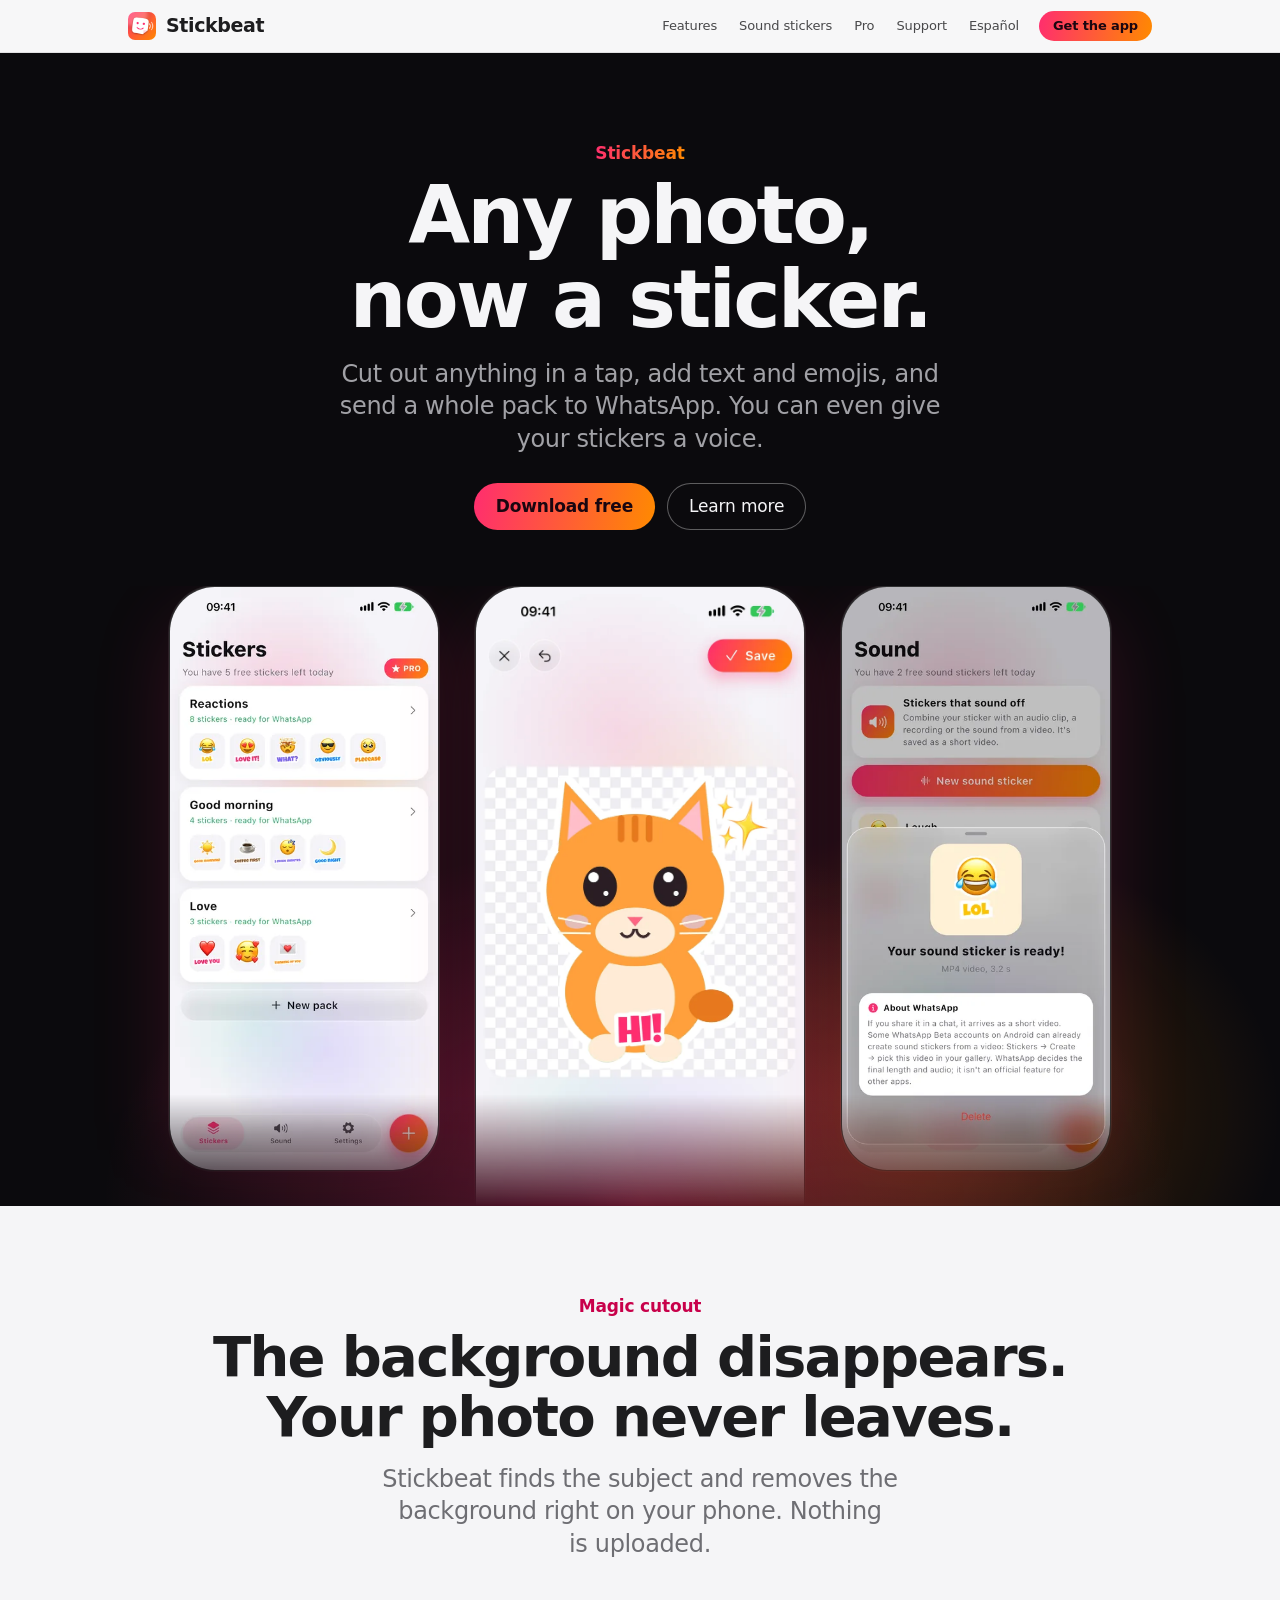
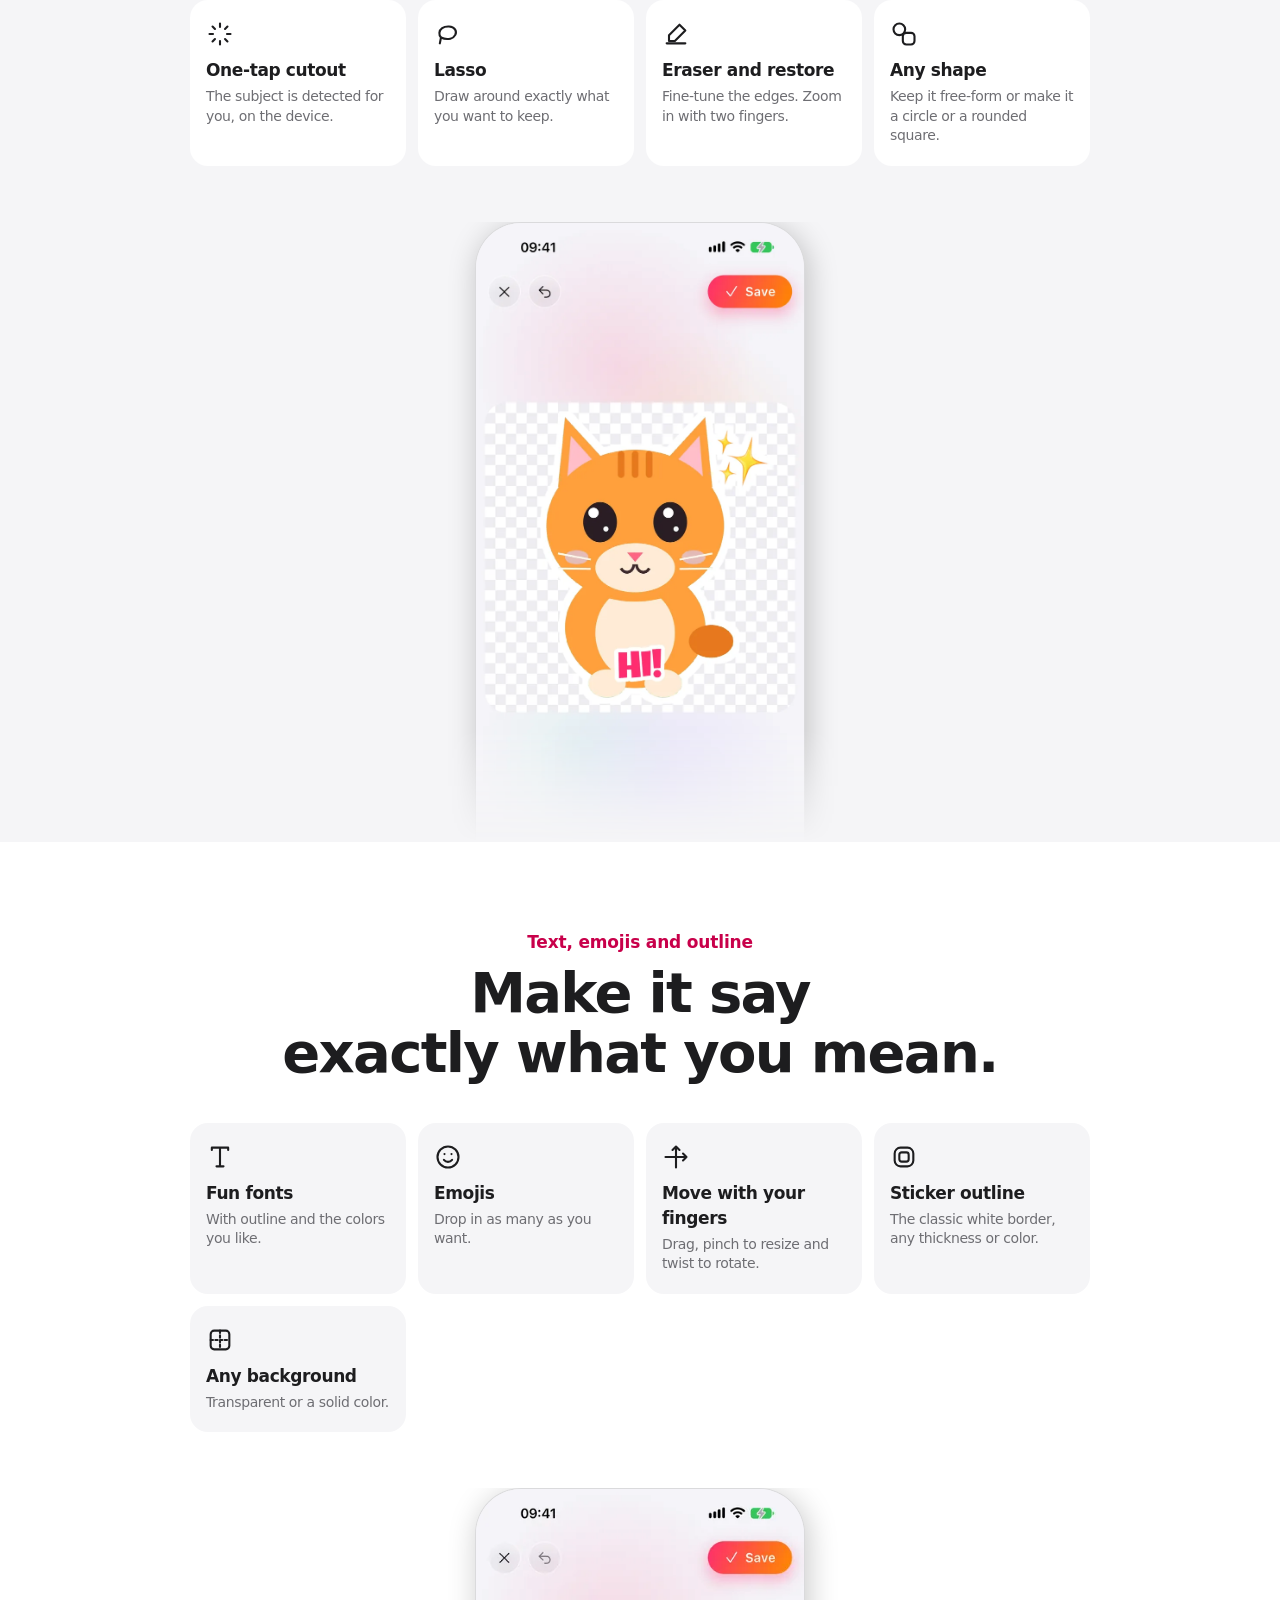
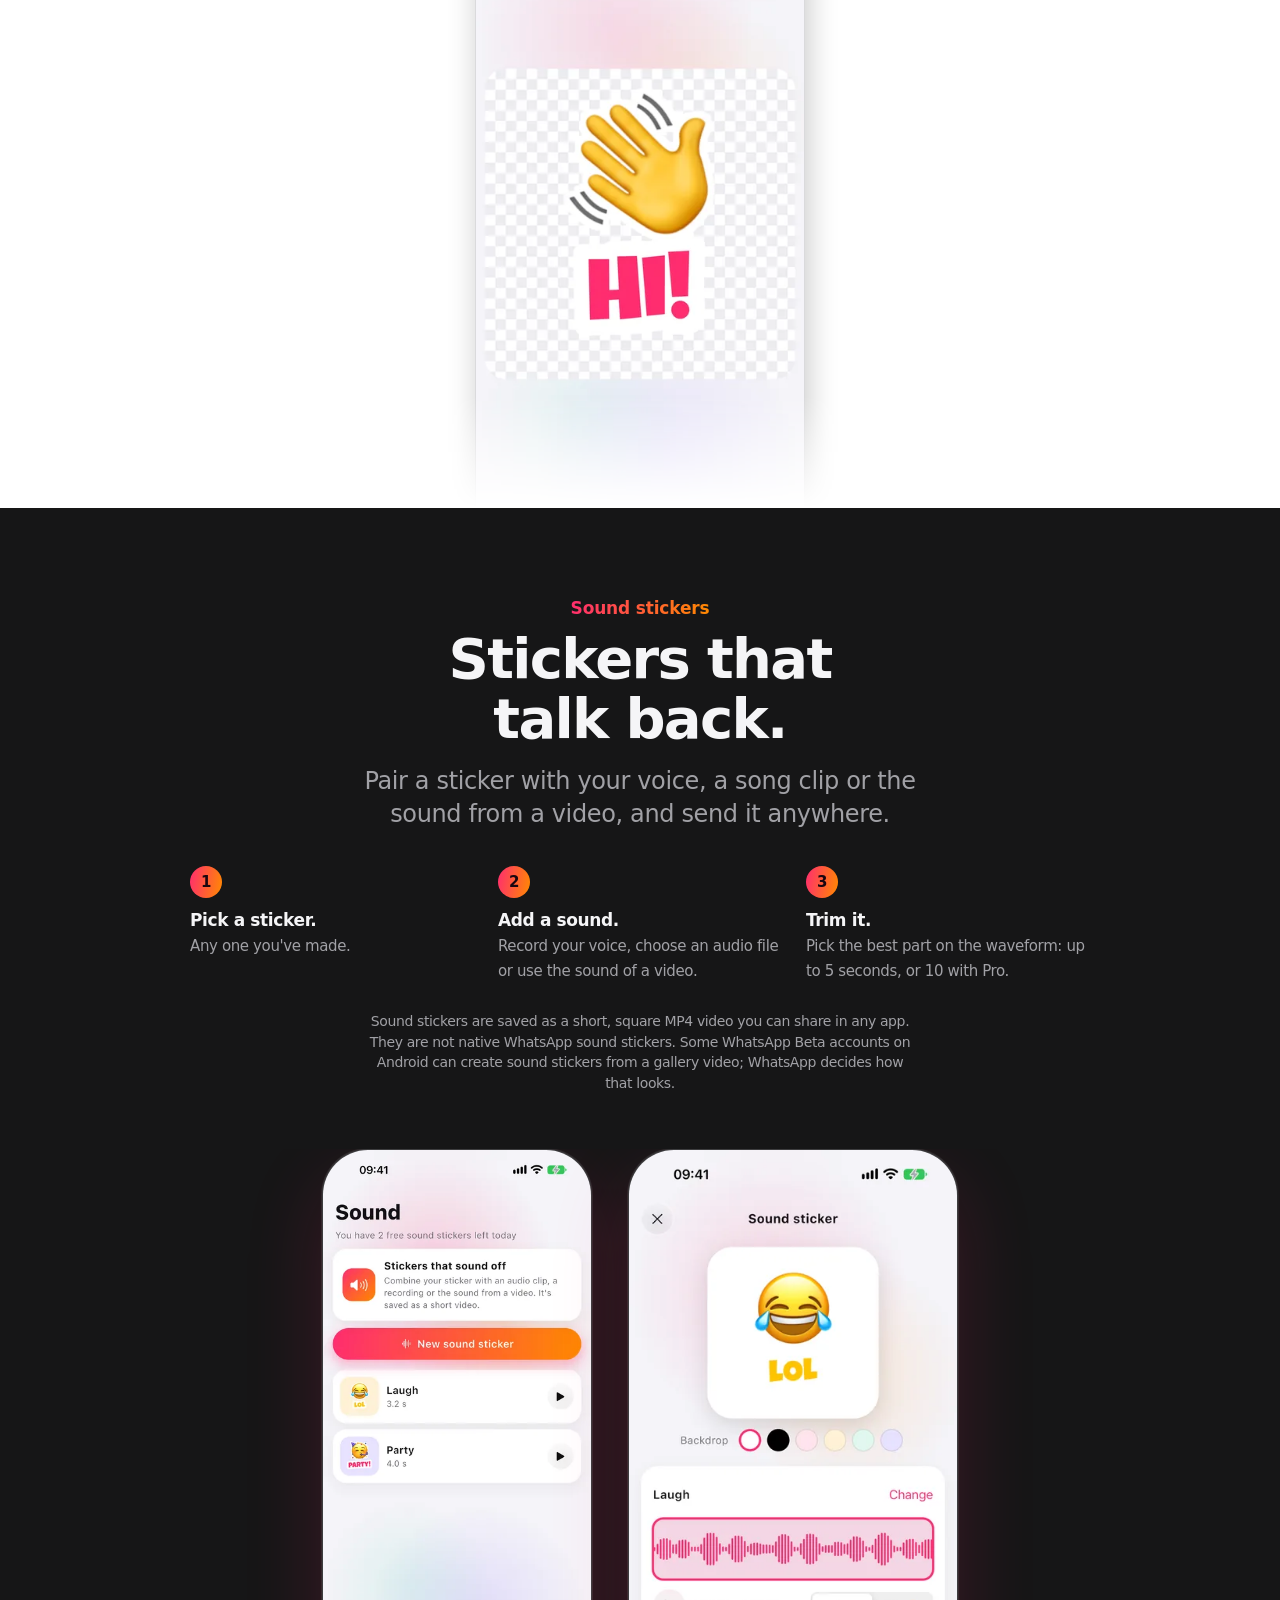
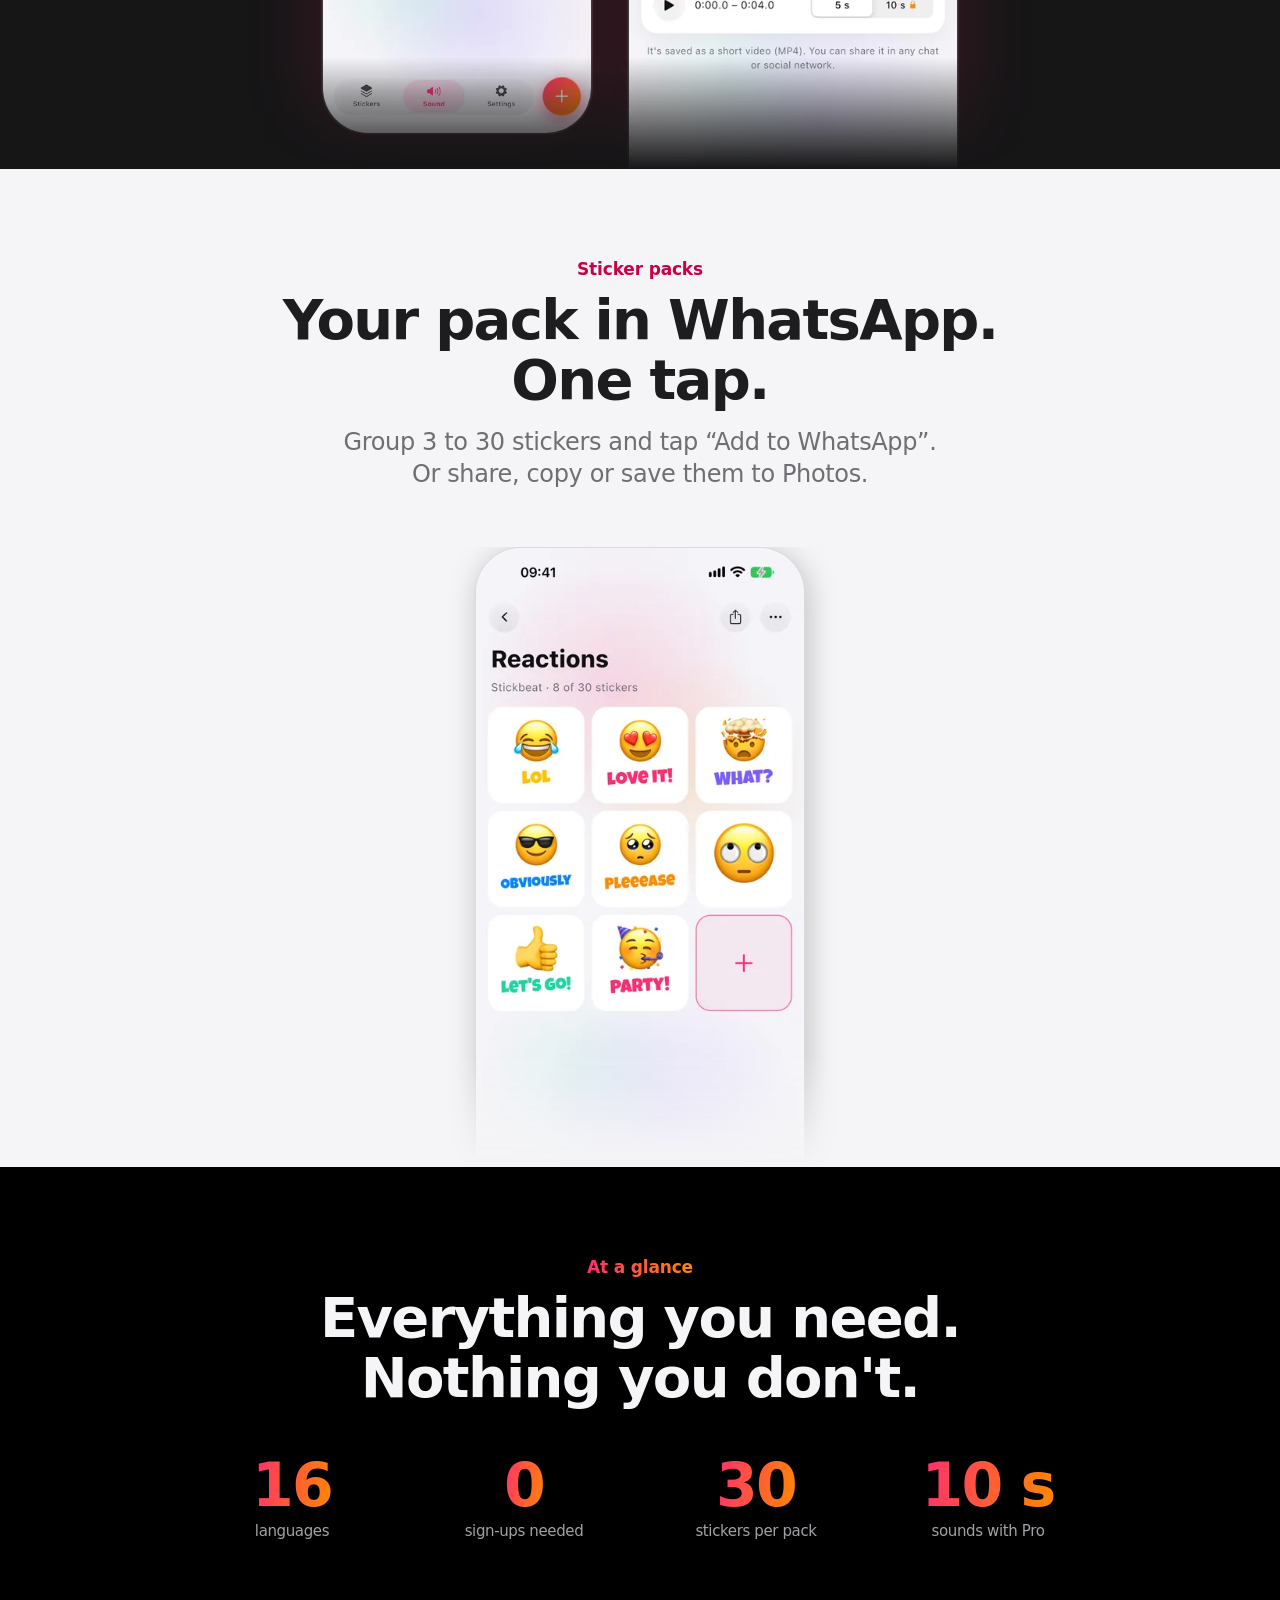
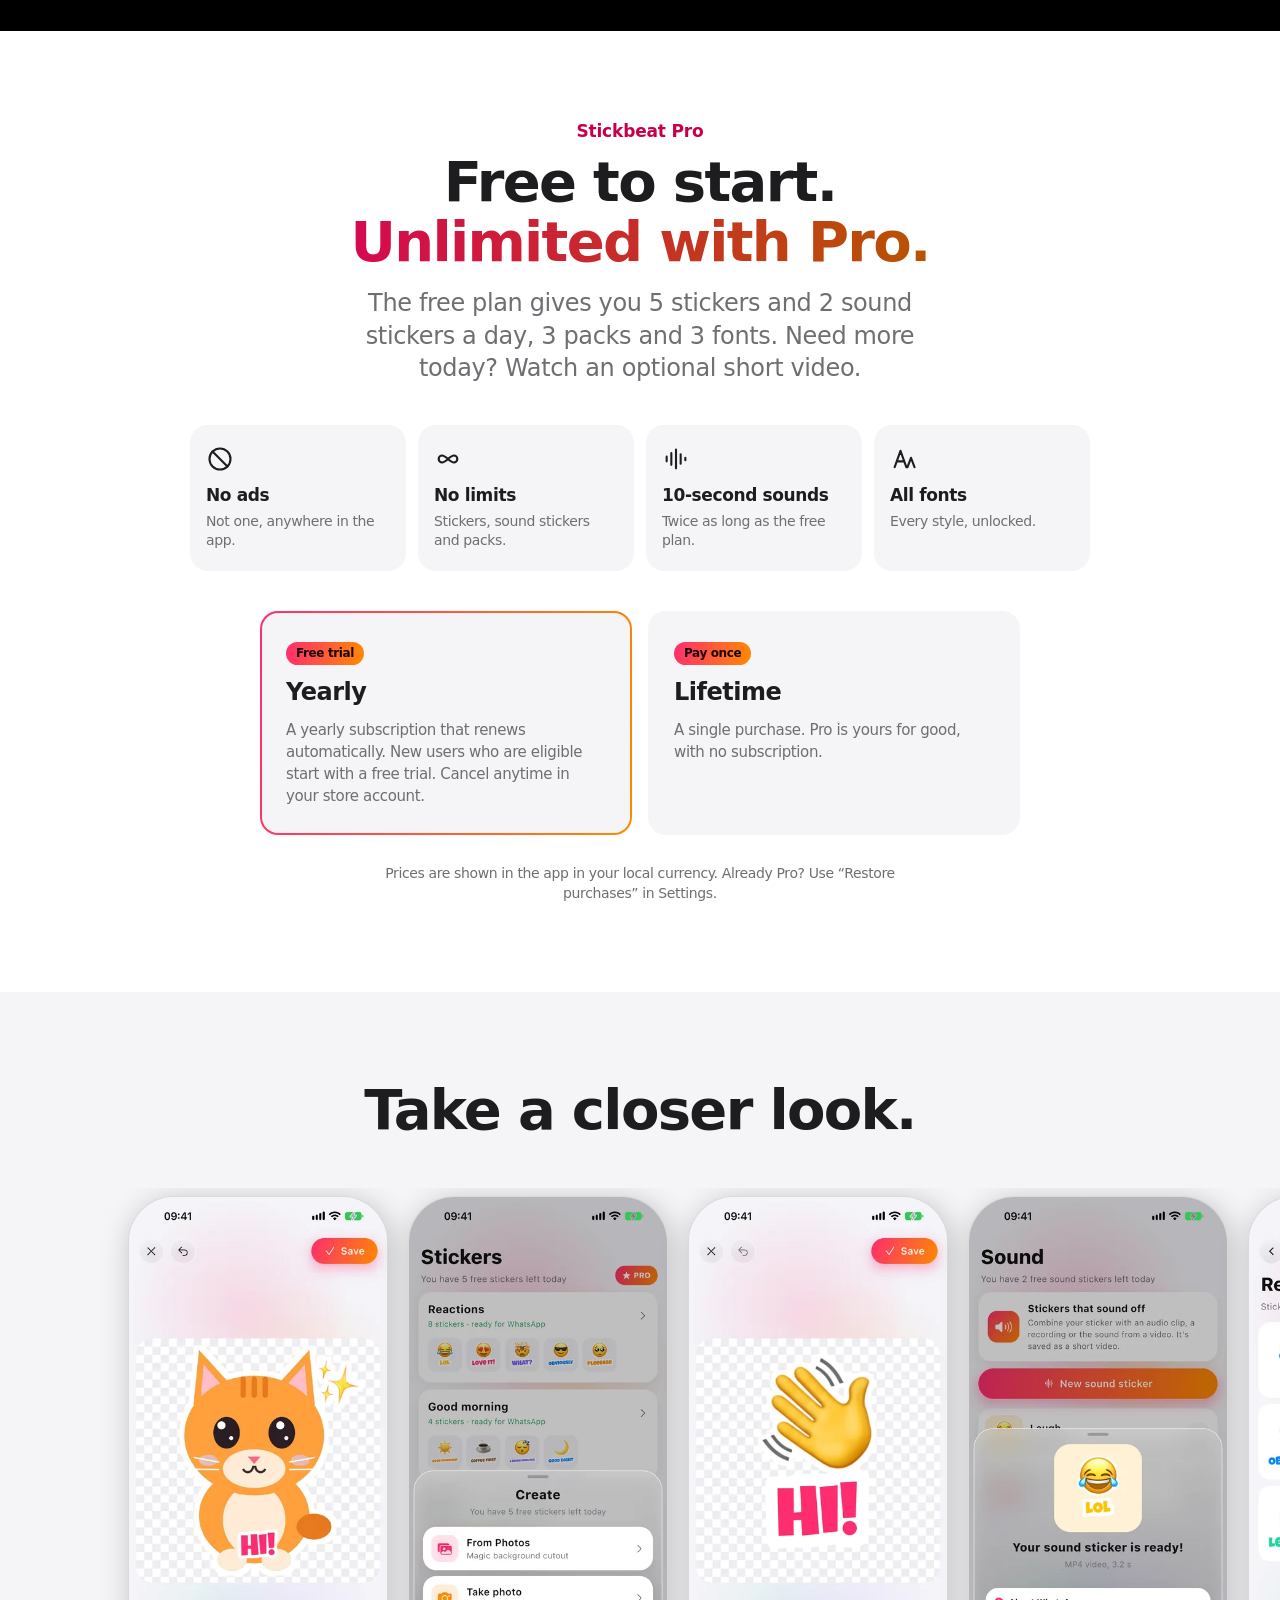
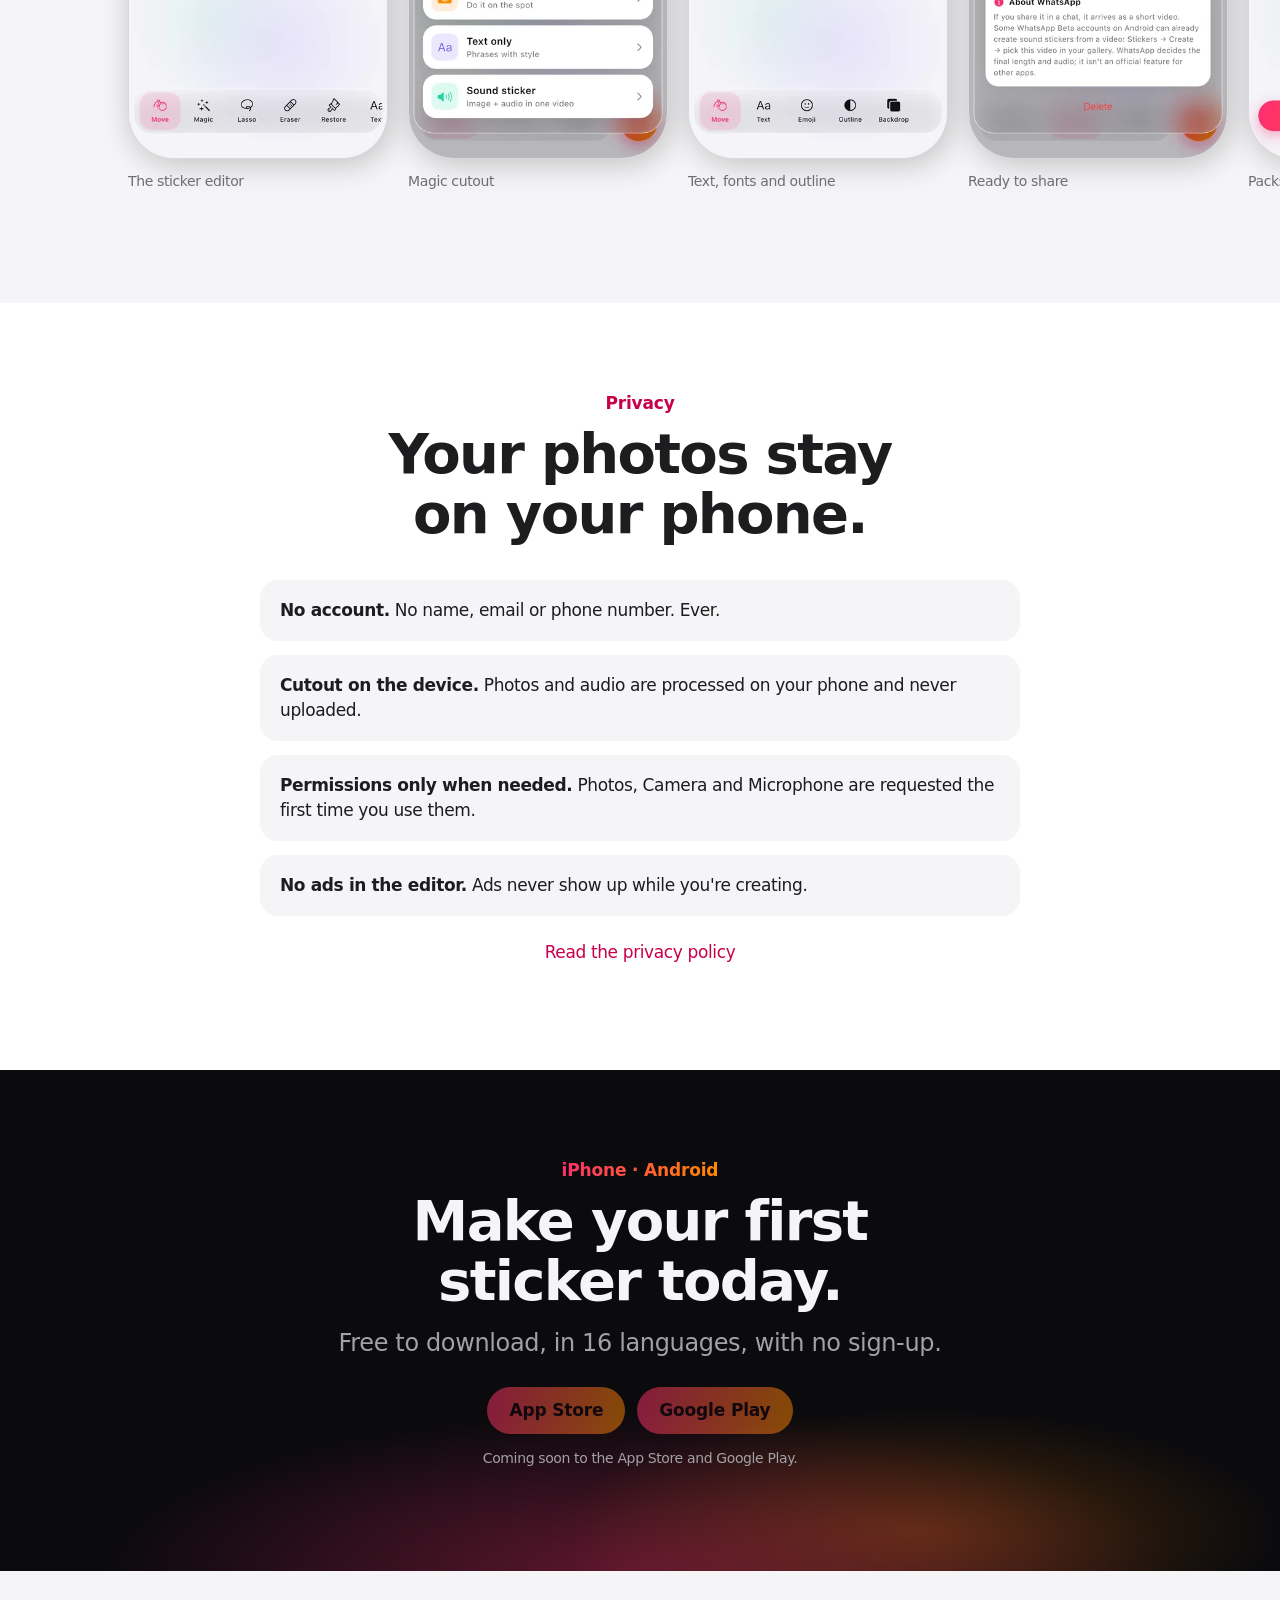
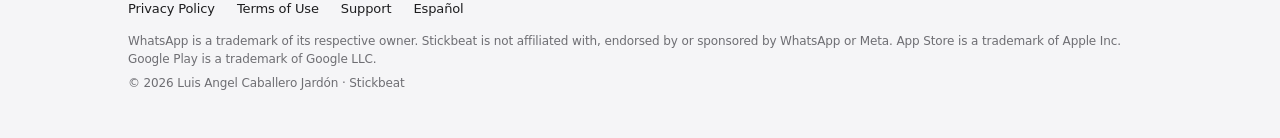
<file: index.html>
<!DOCTYPE html>
<html lang="en">
<head>
  <meta charset="utf-8">
  <meta name="viewport" content="width=device-width, initial-scale=1, viewport-fit=cover">
  <meta name="color-scheme" content="light dark">
  <title>Stickbeat · Any photo, now a sticker</title>
  <meta name="description" content="Make stickers from your photos with a magic cutout that runs on your phone. Add text and emojis, build packs for WhatsApp in one tap and create sound stickers. Free on iPhone and Android.">
  <meta name="theme-color" content="#f5f5f7" media="(prefers-color-scheme: light)">
  <meta name="theme-color" content="#000000" media="(prefers-color-scheme: dark)">
  <link rel="canonical" href="https://llcaballeroll.github.io/stickbeat_web/">
  <link rel="alternate" hreflang="en" href="https://llcaballeroll.github.io/stickbeat_web/">
  <link rel="alternate" hreflang="es" href="https://llcaballeroll.github.io/stickbeat_web/es/">
  <link rel="alternate" hreflang="x-default" href="https://llcaballeroll.github.io/stickbeat_web/">

  <meta property="og:type" content="website">
  <meta property="og:site_name" content="Stickbeat">
  <meta property="og:title" content="Stickbeat · Any photo, now a sticker">
  <meta property="og:description" content="Magic cutout on your phone, text and emojis, packs for WhatsApp in one tap and sound stickers.">
  <meta property="og:url" content="https://llcaballeroll.github.io/stickbeat_web/">
  <meta property="og:locale" content="en_US">
  <meta property="og:image" content="https://llcaballeroll.github.io/stickbeat_web/assets/img/og-image.jpg">
  <meta property="og:image:width" content="1200">
  <meta property="og:image:height" content="630">
  <meta name="twitter:card" content="summary_large_image">

  <link rel="icon" type="image/png" sizes="32x32" href="assets/img/icon-32.png">
  <link rel="icon" type="image/png" sizes="192x192" href="assets/img/icon-192.png">
  <link rel="apple-touch-icon" href="assets/img/icon-180.png">
  <link rel="stylesheet" href="css/styles.css">
  <link rel="preload" as="image" href="assets/img/shots/en-editor-760.webp" fetchpriority="high">

  <script type="application/ld+json">
  {
    "@context": "https://schema.org",
    "@type": "MobileApplication",
    "name": "Stickbeat",
    "operatingSystem": "iOS, Android",
    "applicationCategory": "PhotographyApplication",
    "offers": { "@type": "Offer", "price": "0", "priceCurrency": "USD" },
    "author": { "@type": "Person", "name": "Luis Angel Caballero Jardón" },
    "image": "https://llcaballeroll.github.io/stickbeat_web/assets/img/icon-512.png"
  }
  </script>
  <script>document.documentElement.classList.add('js');</script>
</head>
<body>
  <a class="skip-link" href="#main">Skip to content</a>

  <header class="nav">
    <nav class="wrap nav-inner" aria-label="Main">
      <a class="brand" href="./"><img src="assets/img/icon-180.png" alt="" width="28" height="28">Stickbeat</a>
      <div class="nav-links">
        <a href="#cutout">Features</a>
        <a href="#sound">Sound stickers</a>
        <a href="#pro">Pro</a>
        <a href="support.html">Support</a>
        <a href="es/" hreflang="es" lang="es">Español</a>
      </div>
      <a class="btn" href="#get" data-smart-download>Get the app</a>
    </nav>
  </header>

  <main id="main">
    <!-- Hero -->
    <section class="tile dark glow" aria-labelledby="hero-title">
      <div class="wrap">
        <p class="eyebrow">Stickbeat</p>
        <h1 id="hero-title" class="display reveal">Any photo,<br>now a sticker.</h1>
        <p class="lead reveal">Cut out anything in a tap, add text and emojis, and send a whole pack to WhatsApp. You can even give your stickers a voice.</p>
        <div class="btn-row reveal">
          <a class="btn" href="#get">Download free</a>
          <a class="btn ghost" href="#cutout">Learn more</a>
        </div>
      </div>
      <div class="stage crop">
        <img class="screen side" src="assets/img/shots/en-home-420.webp" alt="Home screen with your stickers and packs" width="420" height="912" loading="lazy">
        <img class="screen" src="assets/img/shots/en-editor-760.webp" srcset="assets/img/shots/en-editor-420.webp 420w, assets/img/shots/en-editor-760.webp 760w" sizes="(max-width: 640px) 78vw, 330px" alt="Sticker editor with a cut-out photo, text and a white outline" width="760" height="1651" fetchpriority="high">
        <img class="screen side" src="assets/img/shots/en-result-420.webp" alt="Finished sticker ready to share" width="420" height="912" loading="lazy">
      </div>
    </section>

    <!-- Recorte -->
    <section id="cutout" class="tile alt" aria-labelledby="cutout-title">
      <div class="wrap">
        <p class="eyebrow">Magic cutout</p>
        <h2 id="cutout-title" class="headline reveal">The background disappears.<br>Your photo never leaves.</h2>
        <p class="lead reveal">Stickbeat finds the subject and removes the background right on your phone. Nothing is uploaded.</p>
        <ul class="uses reveal">
          <li><span class="ico" aria-hidden="true"><svg viewBox="0 0 24 24"><path d="M12 3v3M12 18v3M3 12h3M18 12h3M5.6 5.6l2.1 2.1M16.3 16.3l2.1 2.1M5.6 18.4l2.1-2.1M16.3 7.7l2.1-2.1"/></svg></span><strong>One-tap cutout</strong><span>The subject is detected for you, on the device.</span></li>
          <li><span class="ico" aria-hidden="true"><svg viewBox="0 0 24 24"><path d="M6 15c-2-2-2-6 1-8s9-2 11 1 0 7-4 8-6 0-8-1z"/><path d="M6 15l-1 5"/></svg></span><strong>Lasso</strong><span>Draw around exactly what you want to keep.</span></li>
          <li><span class="ico" aria-hidden="true"><svg viewBox="0 0 24 24"><path d="m15 4 5 5-9 9H6v-5z"/><path d="M4 20h16"/></svg></span><strong>Eraser and restore</strong><span>Fine-tune the edges. Zoom in with two fingers.</span></li>
          <li><span class="ico" aria-hidden="true"><svg viewBox="0 0 24 24"><circle cx="8" cy="8" r="5"/><rect x="11" y="11" width="10" height="10" rx="3"/></svg></span><strong>Any shape</strong><span>Keep it free-form or make it a circle or a rounded square.</span></li>
        </ul>
      </div>
      <div class="stage crop">
        <img class="screen" src="assets/img/shots/en-editor-760.webp" srcset="assets/img/shots/en-editor-420.webp 420w, assets/img/shots/en-editor-760.webp 760w" sizes="(max-width: 640px) 78vw, 330px" alt="Creating a sticker from a photo with the magic cutout" width="760" height="1651" loading="lazy">
      </div>
    </section>

    <!-- Texto, emojis y contorno -->
    <section id="text" class="tile" aria-labelledby="text-title">
      <div class="wrap">
        <p class="eyebrow">Text, emojis and outline</p>
        <h2 id="text-title" class="headline reveal">Make it say<br>exactly what you mean.</h2>
        <ul class="uses reveal">
          <li><span class="ico" aria-hidden="true"><svg viewBox="0 0 24 24"><path d="M5 6V4h14v2M12 4v16M9 20h6"/></svg></span><strong>Fun fonts</strong><span>With outline and the colors you like.</span></li>
          <li><span class="ico" aria-hidden="true"><svg viewBox="0 0 24 24"><circle cx="12" cy="12" r="9"/><path d="M8.5 14.5a4.5 4.5 0 0 0 7 0M9 9.5h.01M15 9.5h.01"/></svg></span><strong>Emojis</strong><span>Drop in as many as you want.</span></li>
          <li><span class="ico" aria-hidden="true"><svg viewBox="0 0 24 24"><path d="M12 3v18M3 12h18M12 3l-3 3M12 3l3 3M21 12l-3-3M21 12l-3 3"/></svg></span><strong>Move with your fingers</strong><span>Drag, pinch to resize and twist to rotate.</span></li>
          <li><span class="ico" aria-hidden="true"><svg viewBox="0 0 24 24"><rect x="4" y="4" width="16" height="16" rx="5"/><rect x="8" y="8" width="8" height="8" rx="2"/></svg></span><strong>Sticker outline</strong><span>The classic white border, any thickness or color.</span></li>
          <li><span class="ico" aria-hidden="true"><svg viewBox="0 0 24 24"><rect x="4" y="4" width="16" height="16" rx="3"/><path d="M4 12h16M12 4v16" stroke-dasharray="2 2"/></svg></span><strong>Any background</strong><span>Transparent or a solid color.</span></li>
        </ul>
      </div>
      <div class="stage crop">
        <img class="screen" src="assets/img/shots/en-text-760.webp" srcset="assets/img/shots/en-text-420.webp 420w, assets/img/shots/en-text-760.webp 760w" sizes="(max-width: 640px) 78vw, 330px" alt="Adding text with a fun font and outline to a sticker" width="760" height="1651" loading="lazy">
      </div>
    </section>

    <!-- Stickers con sonido -->
    <section id="sound" class="tile dark tile-2" aria-labelledby="sound-title">
      <div class="wrap">
        <p class="eyebrow">Sound stickers</p>
        <h2 id="sound-title" class="headline reveal">Stickers that<br>talk back.</h2>
        <p class="lead reveal">Pair a sticker with your voice, a song clip or the sound from a video, and send it anywhere.</p>
        <ol class="steps reveal">
          <li><strong>Pick a sticker.</strong> <span>Any one you've made.</span></li>
          <li><strong>Add a sound.</strong> <span>Record your voice, choose an audio file or use the sound of a video.</span></li>
          <li><strong>Trim it.</strong> <span>Pick the best part on the waveform: up to 5 seconds, or 10 with Pro.</span></li>
        </ol>
        <p class="note reveal">Sound stickers are saved as a short, square MP4 video you can share in any app. They are not native WhatsApp sound stickers. Some WhatsApp Beta accounts on Android can create sound stickers from a gallery video; WhatsApp decides how that looks.</p>
      </div>
      <div class="stage crop">
        <img class="screen side" src="assets/img/shots/en-sounds-420.webp" alt="Your saved sound stickers" width="420" height="912" loading="lazy">
        <img class="screen" src="assets/img/shots/en-sound-760.webp" srcset="assets/img/shots/en-sound-420.webp 420w, assets/img/shots/en-sound-760.webp 760w" sizes="(max-width: 640px) 78vw, 330px" alt="Trimming a sound on the waveform for a sound sticker" width="760" height="1651" loading="lazy">
      </div>
    </section>

    <!-- Paquetes para WhatsApp -->
    <section id="packs" class="tile alt" aria-labelledby="packs-title">
      <div class="wrap">
        <p class="eyebrow">Sticker packs</p>
        <h2 id="packs-title" class="headline reveal">Your pack in WhatsApp.<br>One tap.</h2>
        <p class="lead reveal">Group 3 to 30 stickers and tap “Add to WhatsApp”. Or share, copy or save them to Photos.</p>
      </div>
      <div class="stage crop">
        <img class="screen" src="assets/img/shots/en-pack-760.webp" srcset="assets/img/shots/en-pack-420.webp 420w, assets/img/shots/en-pack-760.webp 760w" sizes="(max-width: 640px) 78vw, 330px" alt="A sticker pack with the Add to WhatsApp button" width="760" height="1651" loading="lazy">
      </div>
    </section>

    <!-- Cifras -->
    <section class="tile dark" aria-labelledby="facts-title">
      <div class="wrap pad-b">
        <p class="eyebrow">At a glance</p>
        <h2 id="facts-title" class="headline reveal">Everything you need.<br>Nothing you don't.</h2>
        <div class="facts reveal">
          <div><b>16</b><span>languages</span></div>
          <div><b>0</b><span>sign-ups needed</span></div>
          <div><b>30</b><span>stickers per pack</span></div>
          <div><b>10 s</b><span>sounds with Pro</span></div>
        </div>
      </div>
    </section>

    <!-- Pro -->
    <section id="pro" class="tile" aria-labelledby="pro-title">
      <div class="wrap pad-b">
        <p class="eyebrow">Stickbeat Pro</p>
        <h2 id="pro-title" class="headline reveal">Free to start.<br><span class="grad">Unlimited with Pro.</span></h2>
        <p class="lead reveal">The free plan gives you 5 stickers and 2 sound stickers a day, 3 packs and 3 fonts. Need more today? Watch an optional short video.</p>
        <ul class="uses reveal">
          <li><span class="ico" aria-hidden="true"><svg viewBox="0 0 24 24"><circle cx="12" cy="12" r="9"/><path d="m5.6 5.6 12.8 12.8"/></svg></span><strong>No ads</strong><span>Not one, anywhere in the app.</span></li>
          <li><span class="ico" aria-hidden="true"><svg viewBox="0 0 24 24"><path d="M7 9a3 3 0 1 0 0 6c3 0 7-6 10-6a3 3 0 1 1 0 6c-3 0-7-6-10-6z"/></svg></span><strong>No limits</strong><span>Stickers, sound stickers and packs.</span></li>
          <li><span class="ico" aria-hidden="true"><svg viewBox="0 0 24 24"><path d="M4 10v4M8 7v10M12 4v16M16 8v8M20 11v2"/></svg></span><strong>10-second sounds</strong><span>Twice as long as the free plan.</span></li>
          <li><span class="ico" aria-hidden="true"><svg viewBox="0 0 24 24"><path d="M4 19 9 5l5 14M6 14h6M15 19l3-8 3 8"/></svg></span><strong>All fonts</strong><span>Every style, unlocked.</span></li>
        </ul>
        <div class="plans reveal">
          <article class="plan featured">
            <span class="tag">Free trial</span>
            <h3>Yearly</h3>
            <p>A yearly subscription that renews automatically. New users who are eligible start with a free trial. Cancel anytime in your store account.</p>
          </article>
          <article class="plan">
            <span class="tag">Pay once</span>
            <h3>Lifetime</h3>
            <p>A single purchase. Pro is yours for good, with no subscription.</p>
          </article>
        </div>
        <p class="note">Prices are shown in the app in your local currency. Already Pro? Use “Restore purchases” in Settings.</p>
      </div>
    </section>

    <!-- Galería -->
    <section class="tile alt" aria-labelledby="gallery-title">
      <div class="wrap">
        <h2 id="gallery-title" class="headline">Take a closer look.</h2>
      </div>
      <div class="gallery">
        <div class="gallery-track" tabindex="0" role="group" aria-label="Screenshots, scroll sideways">
          <figure><img class="screen" src="assets/img/shots/en-editor-420.webp" alt="" width="420" height="912" loading="lazy"><figcaption>The sticker editor</figcaption></figure>
          <figure><img class="screen" src="assets/img/shots/en-create-420.webp" alt="" width="420" height="912" loading="lazy"><figcaption>Magic cutout</figcaption></figure>
          <figure><img class="screen" src="assets/img/shots/en-text-420.webp" alt="" width="420" height="912" loading="lazy"><figcaption>Text, fonts and outline</figcaption></figure>
          <figure><img class="screen" src="assets/img/shots/en-result-420.webp" alt="" width="420" height="912" loading="lazy"><figcaption>Ready to share</figcaption></figure>
          <figure><img class="screen" src="assets/img/shots/en-pack-420.webp" alt="" width="420" height="912" loading="lazy"><figcaption>Packs for WhatsApp</figcaption></figure>
          <figure><img class="screen" src="assets/img/shots/en-sound-420.webp" alt="" width="420" height="912" loading="lazy"><figcaption>Sound stickers</figcaption></figure>
          <figure><img class="screen" src="assets/img/shots/en-sounds-420.webp" alt="" width="420" height="912" loading="lazy"><figcaption>Your sounds</figcaption></figure>
          <figure><img class="screen" src="assets/img/shots/en-home-420.webp" alt="" width="420" height="912" loading="lazy"><figcaption>All your stickers</figcaption></figure>
        </div>
      </div>
    </section>

    <!-- Privacidad -->
    <section class="tile" aria-labelledby="privacy-title">
      <div class="wrap pad-b">
        <p class="eyebrow">Privacy</p>
        <h2 id="privacy-title" class="headline reveal">Your photos stay<br>on your phone.</h2>
        <ul class="privacy-points reveal">
          <li><strong>No account.</strong> No name, email or phone number. Ever.</li>
          <li><strong>Cutout on the device.</strong> Photos and audio are processed on your phone and never uploaded.</li>
          <li><strong>Permissions only when needed.</strong> Photos, Camera and Microphone are requested the first time you use them.</li>
          <li><strong>No ads in the editor.</strong> Ads never show up while you're creating.</li>
        </ul>
        <p style="margin-top:24px"><a href="privacy.html">Read the privacy policy</a></p>
      </div>
    </section>

    <!-- Descargar -->
    <section id="get" class="tile dark glow" aria-labelledby="get-title">
      <div class="wrap pad-b">
        <p class="eyebrow">iPhone · Android</p>
        <h2 id="get-title" class="headline reveal">Make your first<br>sticker today.</h2>
        <p class="lead reveal">Free to download, in 16 languages, with no sign-up.</p>
        <div class="btn-row reveal">
          <a class="btn" data-store="ios" href="#get">App Store</a>
          <a class="btn" data-store="android" href="#get">Google Play</a>
        </div>
        <p class="soon" data-soon>Coming soon to the App Store and Google Play.</p>
      </div>
    </section>
  </main>

  <footer class="footer">
    <div class="wrap">
      <div class="footer-links">
        <a href="privacy.html">Privacy Policy</a>
        <a href="terms.html">Terms of Use</a>
        <a href="support.html">Support</a>
        <a href="es/" hreflang="es" lang="es">Español</a>
      </div>
      <p>WhatsApp is a trademark of its respective owner. Stickbeat is not affiliated with, endorsed by or sponsored by WhatsApp or Meta. App Store is a trademark of Apple Inc. Google Play is a trademark of Google LLC.</p>
      <p>© 2026 Luis Angel Caballero Jardón · Stickbeat</p>
    </div>
  </footer>
  <script src="js/site.js" defer></script>
</body>
</html>
</file>
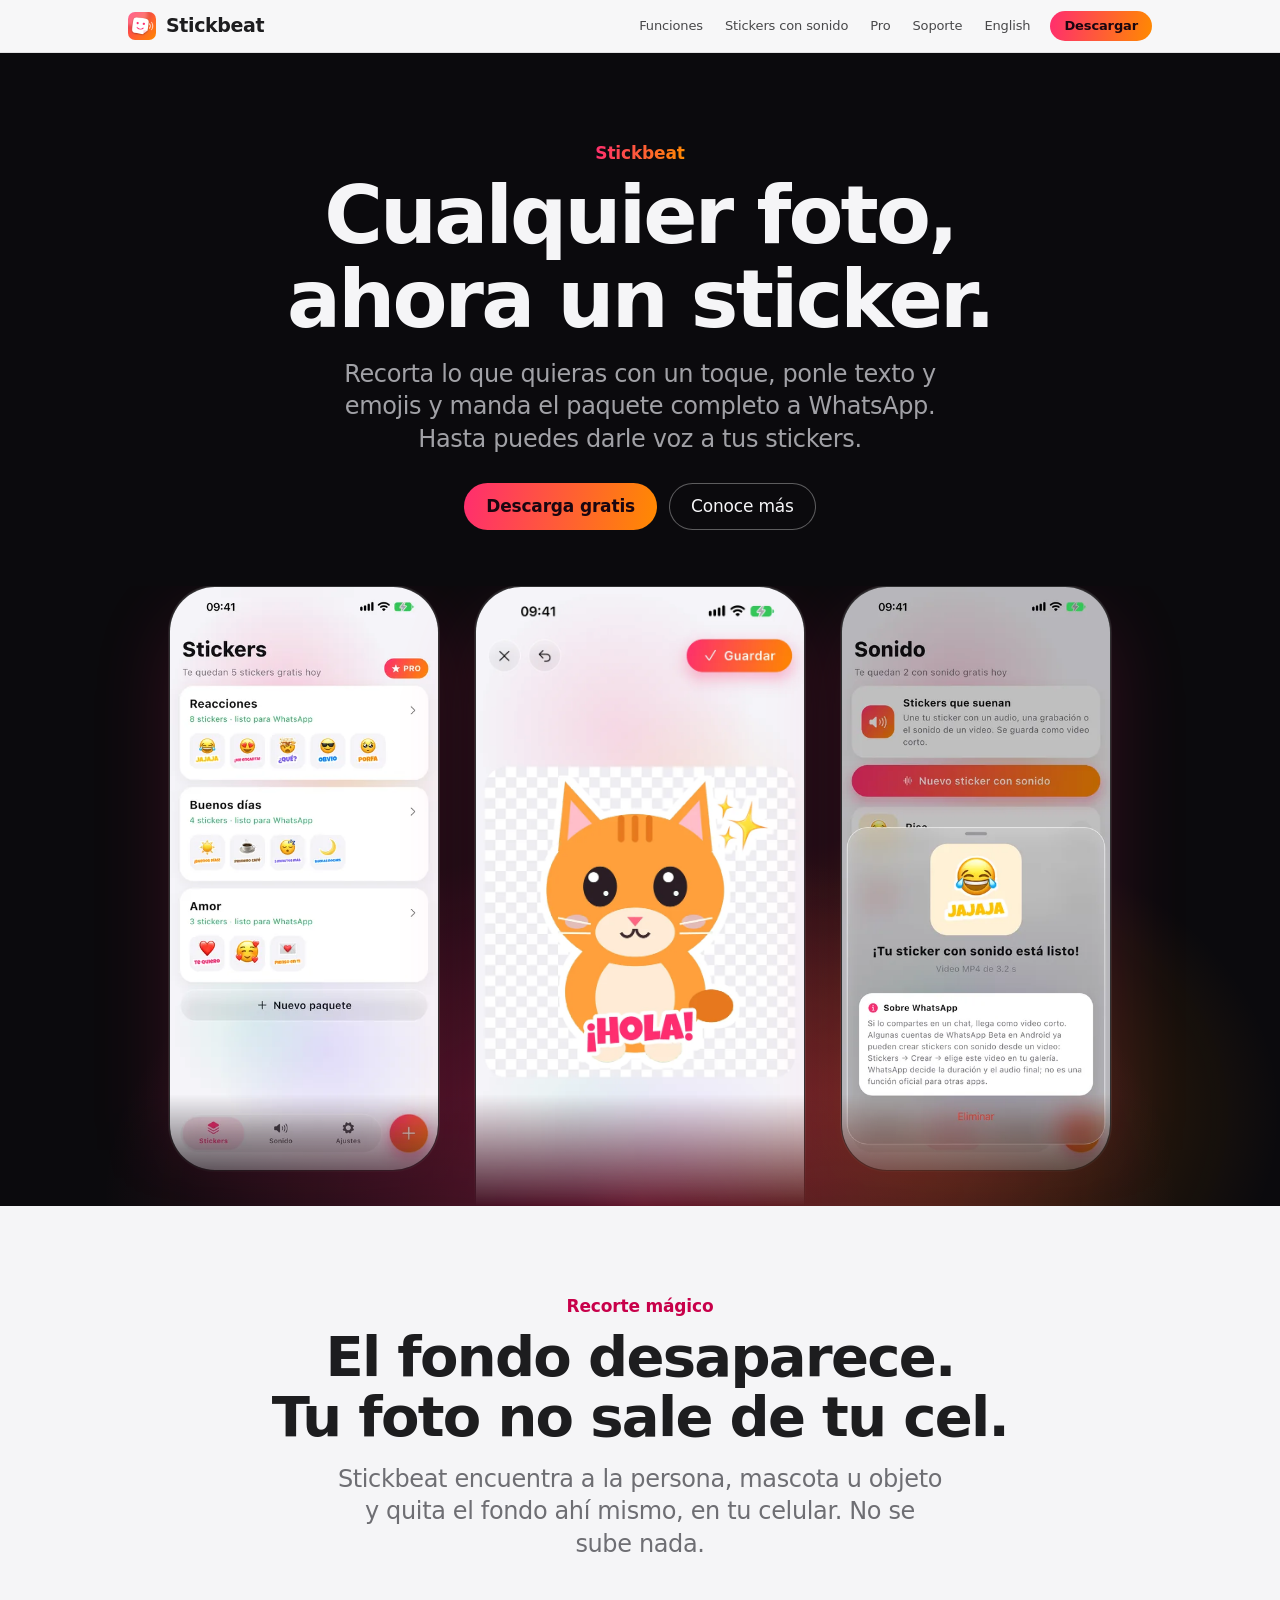
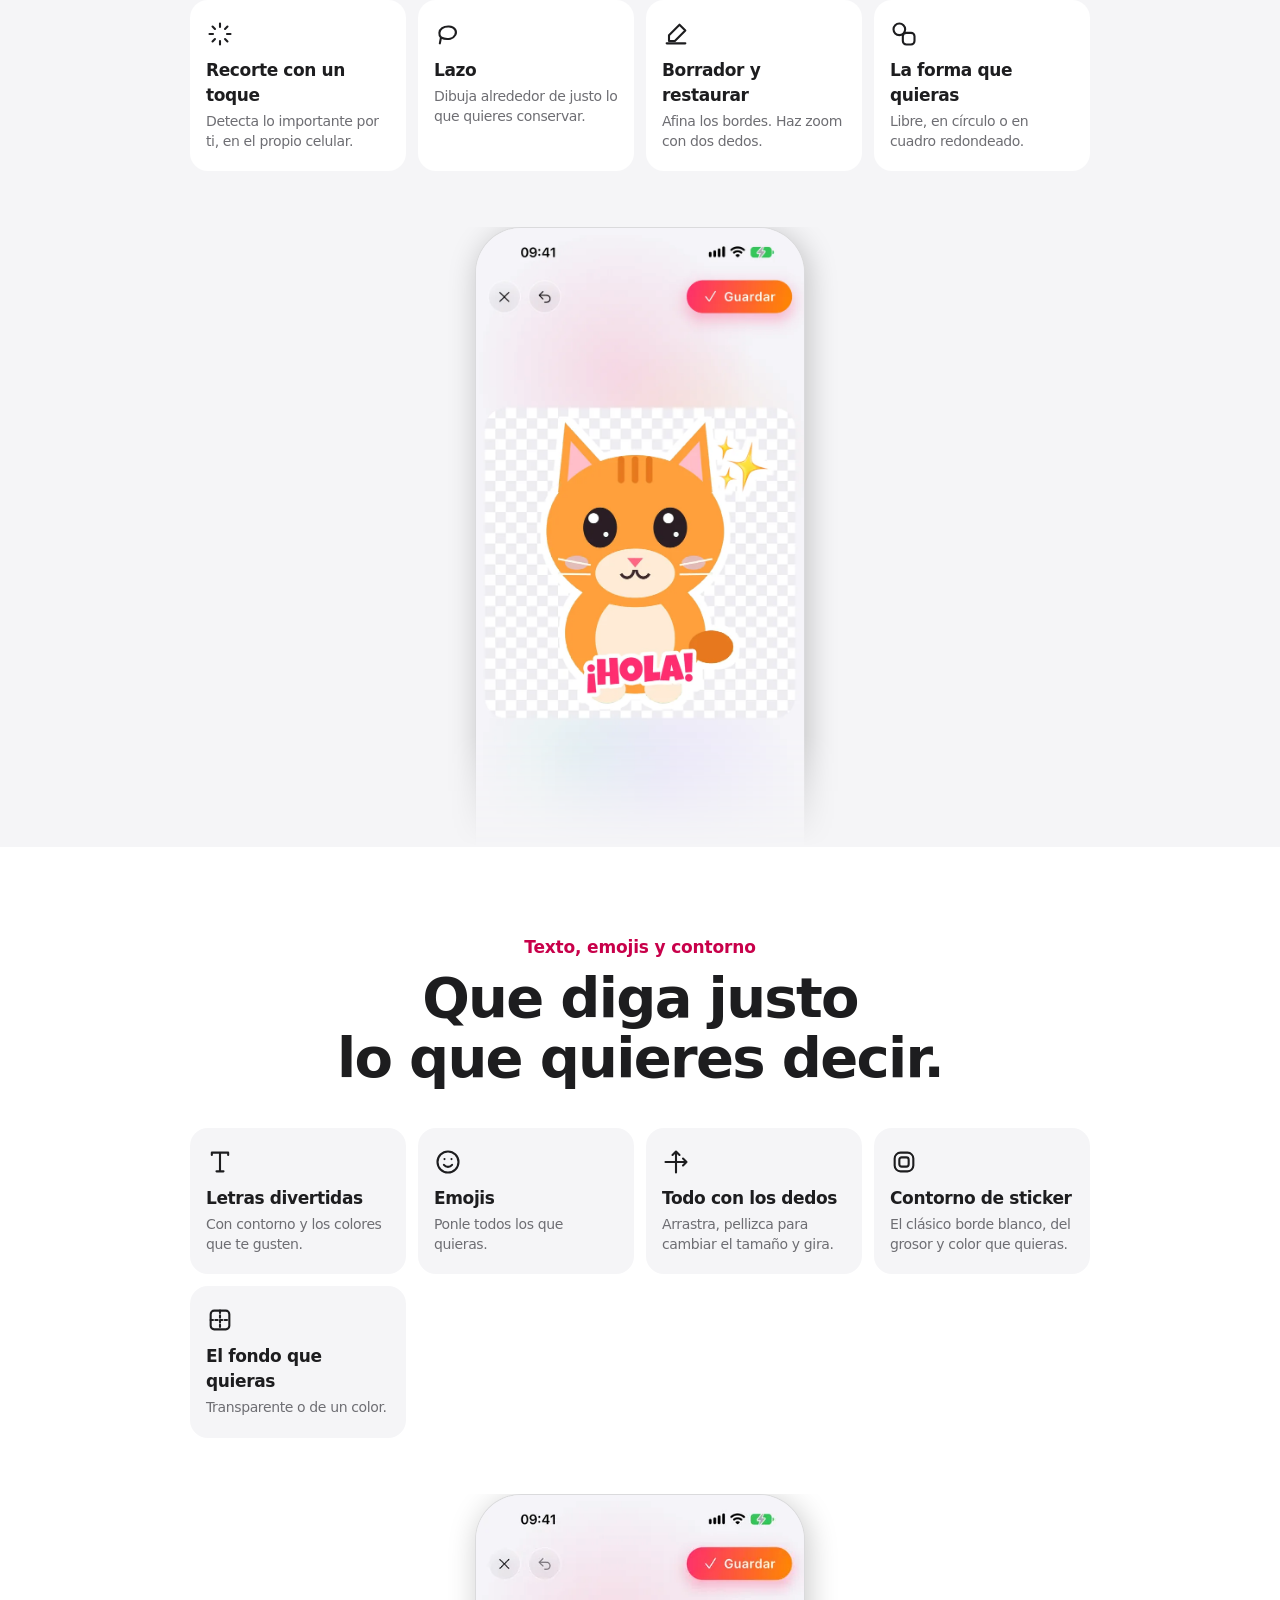
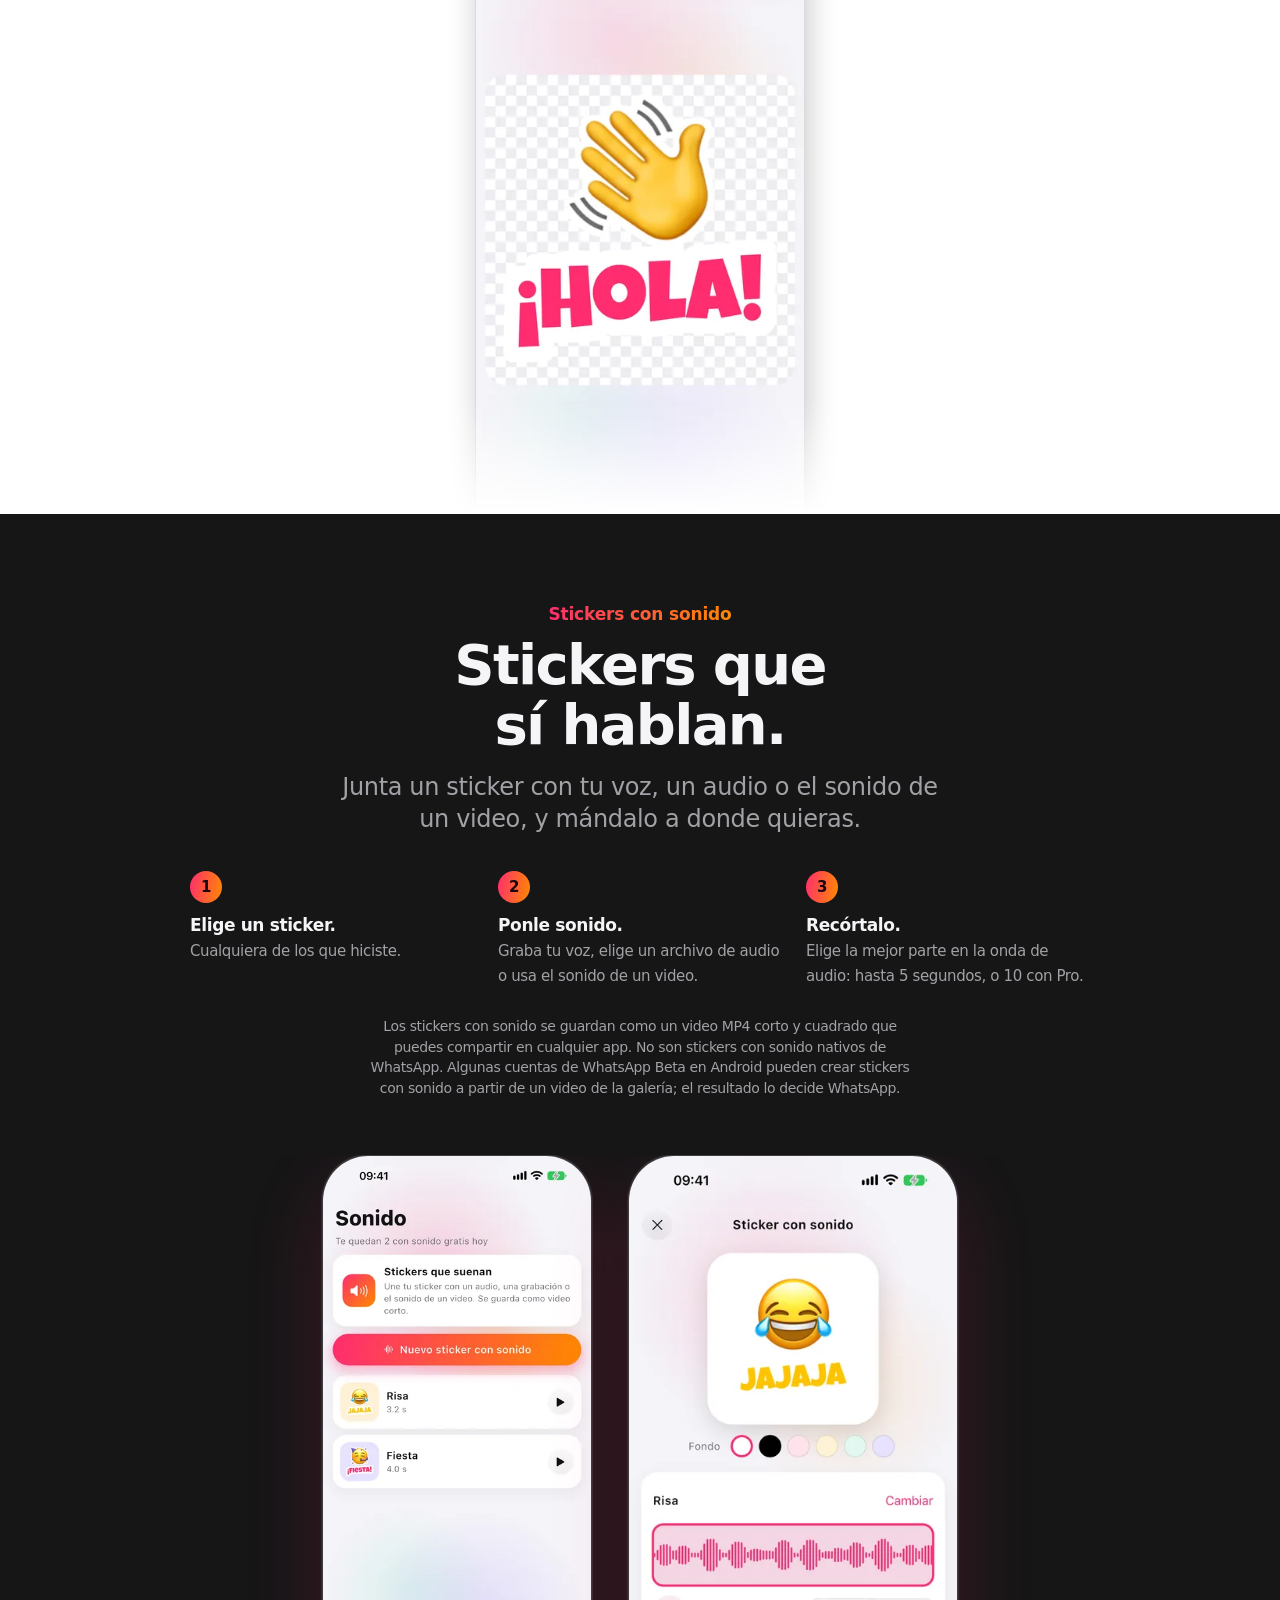
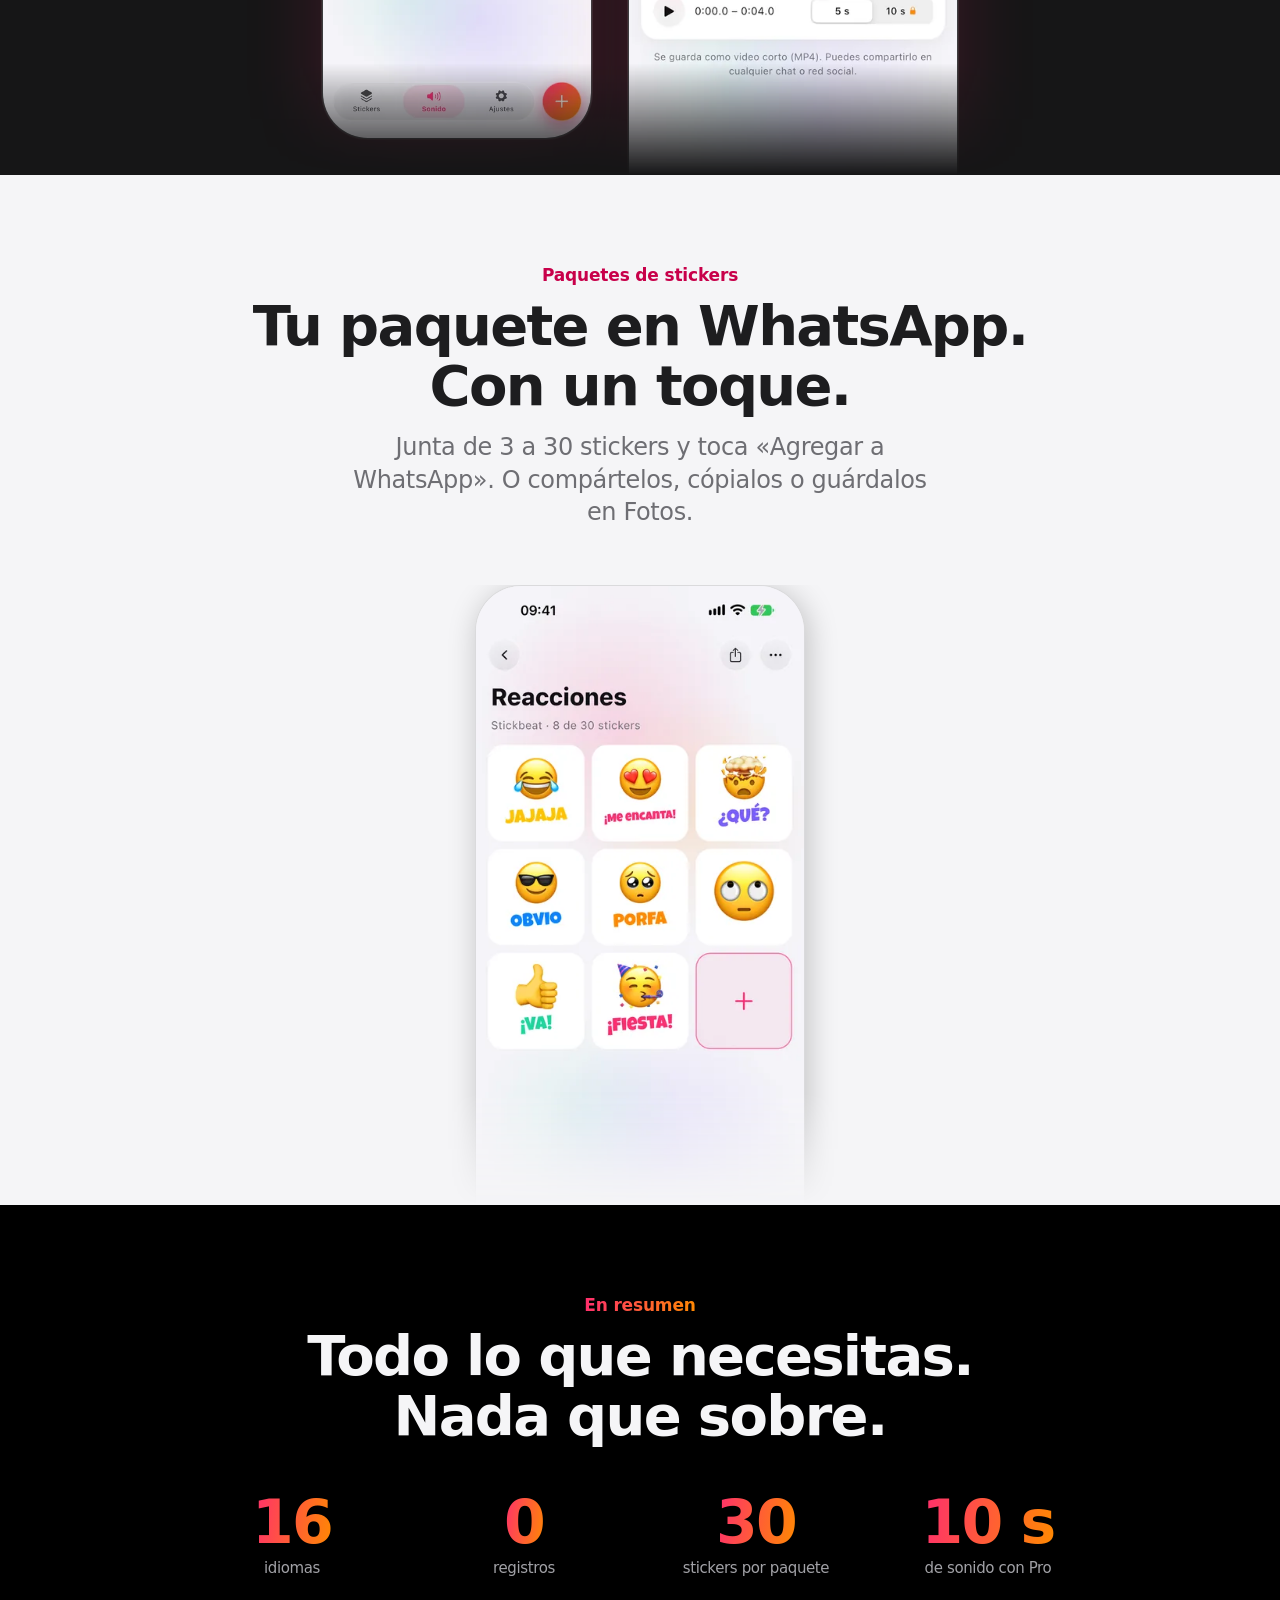
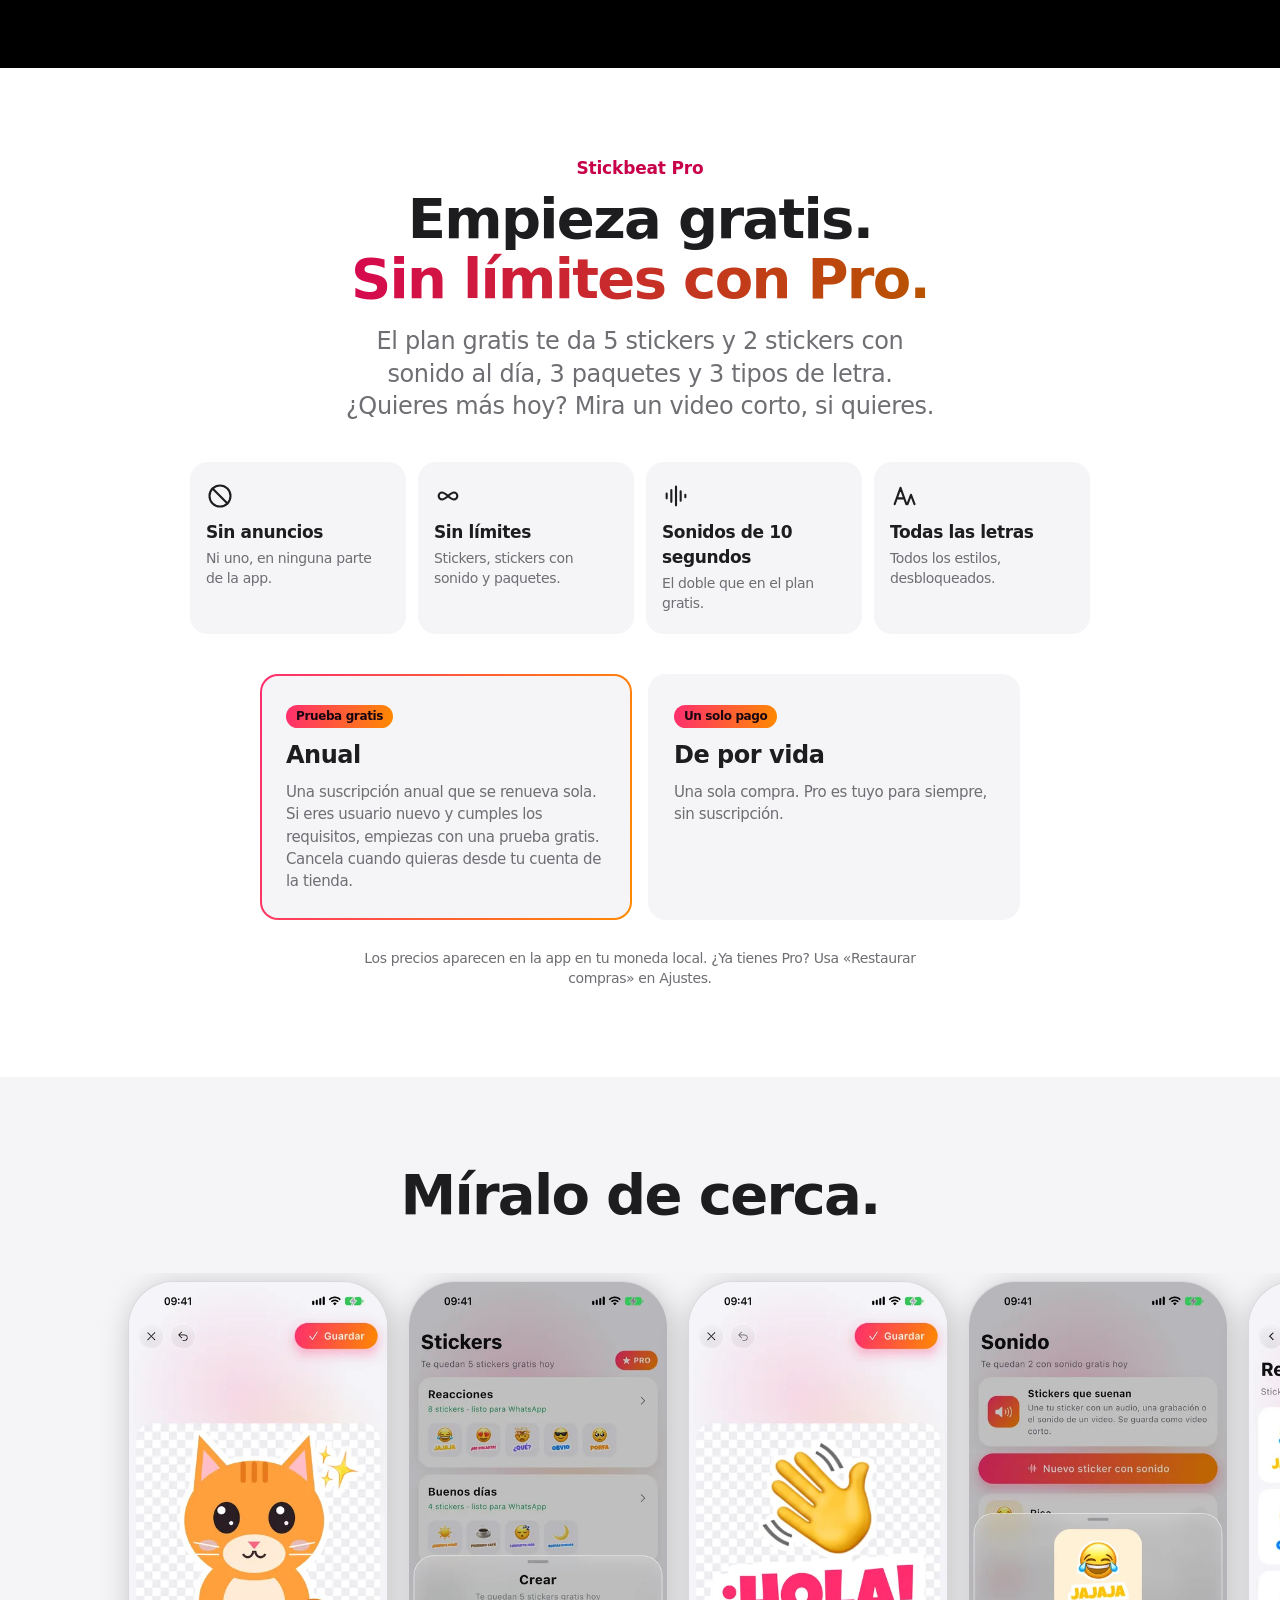
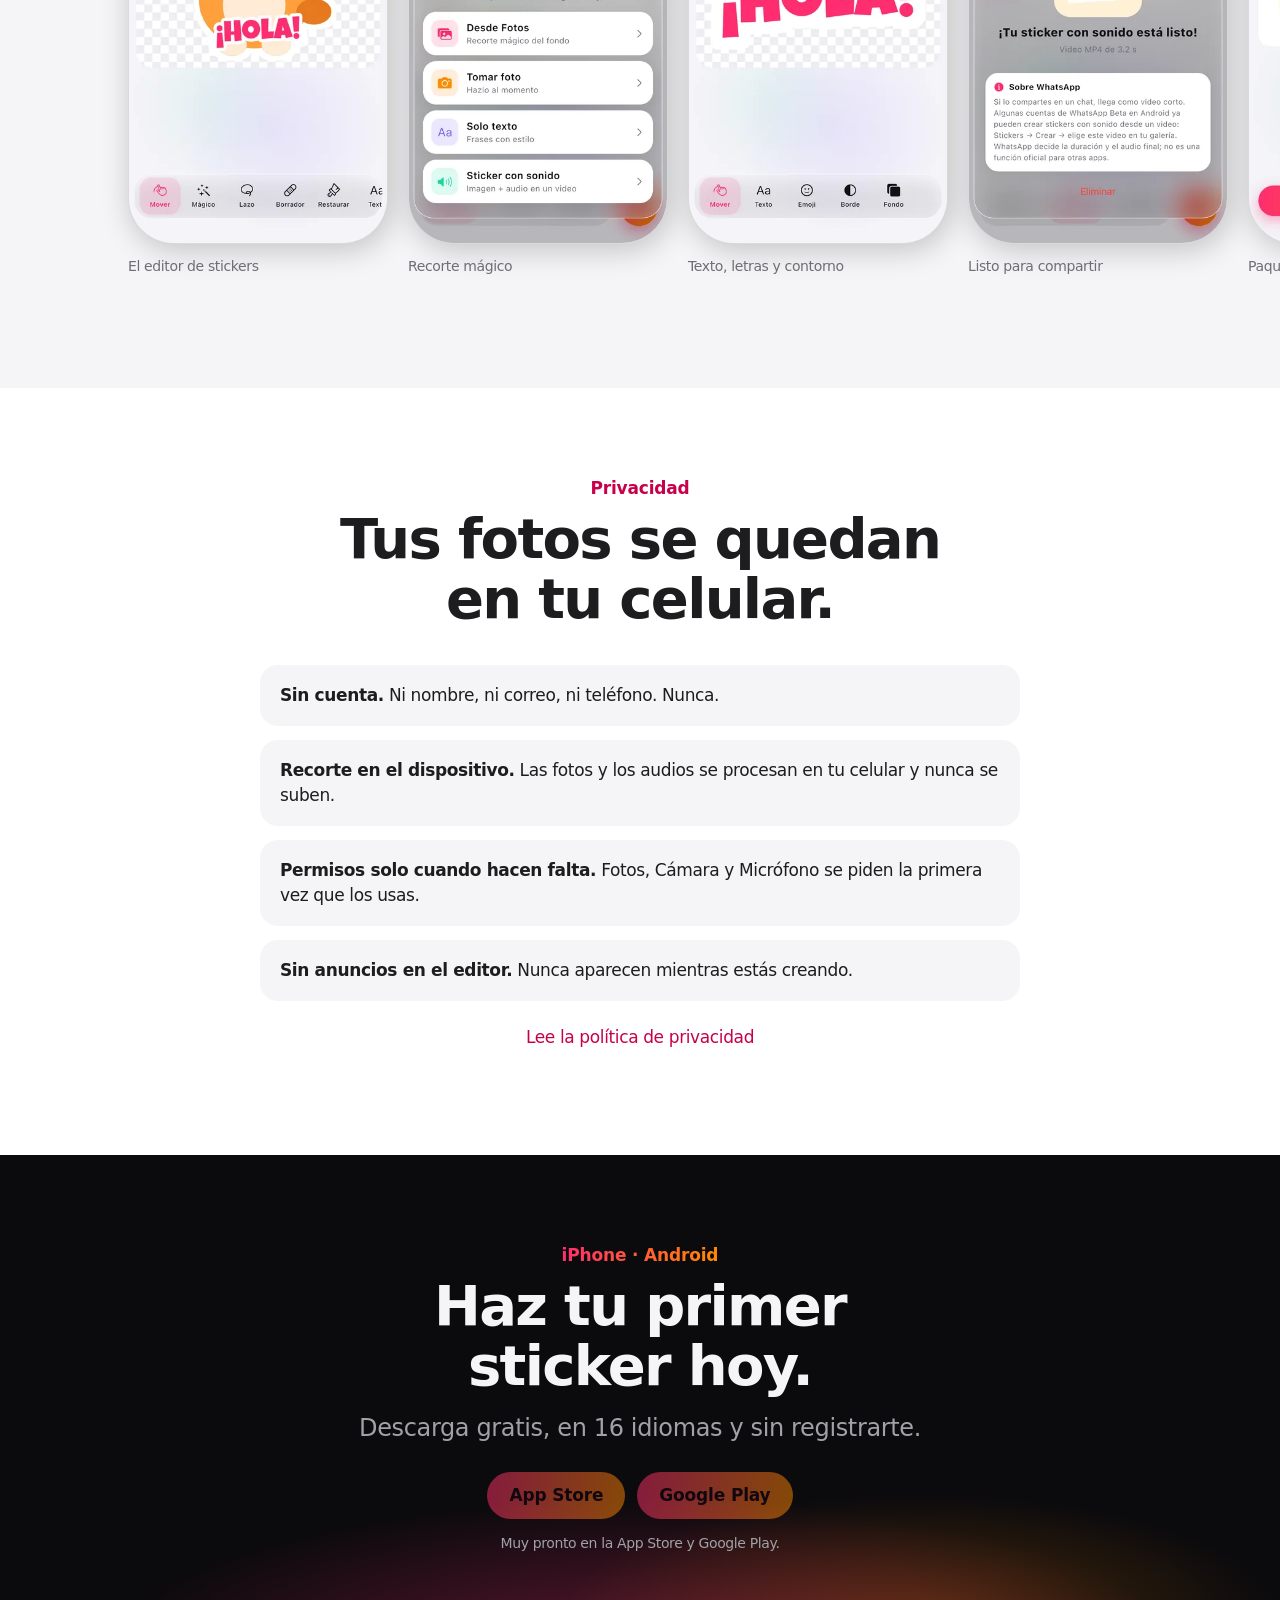
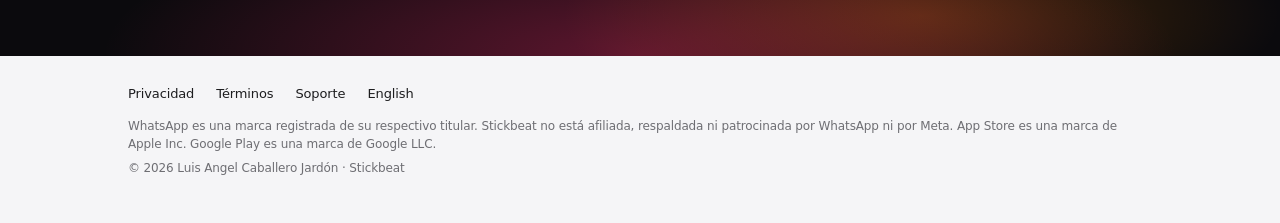
<file: es/index.html>
<!DOCTYPE html>
<html lang="es">
<head>
  <meta charset="utf-8">
  <meta name="viewport" content="width=device-width, initial-scale=1, viewport-fit=cover">
  <meta name="color-scheme" content="light dark">
  <title>Stickbeat · Cualquier foto, ahora un sticker</title>
  <meta name="description" content="Haz stickers con tus fotos gracias a un recorte mágico que funciona en tu celular. Agrega texto y emojis, manda paquetes a WhatsApp con un toque y crea stickers con sonido. Gratis en iPhone y Android.">
  <meta name="theme-color" content="#f5f5f7" media="(prefers-color-scheme: light)">
  <meta name="theme-color" content="#000000" media="(prefers-color-scheme: dark)">
  <link rel="canonical" href="https://llcaballeroll.github.io/stickbeat_web/es/">
  <link rel="alternate" hreflang="en" href="https://llcaballeroll.github.io/stickbeat_web/">
  <link rel="alternate" hreflang="es" href="https://llcaballeroll.github.io/stickbeat_web/es/">
  <link rel="alternate" hreflang="x-default" href="https://llcaballeroll.github.io/stickbeat_web/">

  <meta property="og:type" content="website">
  <meta property="og:site_name" content="Stickbeat">
  <meta property="og:title" content="Stickbeat · Cualquier foto, ahora un sticker">
  <meta property="og:description" content="Recorte mágico en tu celular, texto y emojis, paquetes para WhatsApp con un toque y stickers con sonido.">
  <meta property="og:url" content="https://llcaballeroll.github.io/stickbeat_web/es/">
  <meta property="og:locale" content="es_MX">
  <meta property="og:image" content="https://llcaballeroll.github.io/stickbeat_web/assets/img/og-image.jpg">
  <meta property="og:image:width" content="1200">
  <meta property="og:image:height" content="630">
  <meta name="twitter:card" content="summary_large_image">

  <link rel="icon" type="image/png" sizes="32x32" href="../assets/img/icon-32.png">
  <link rel="icon" type="image/png" sizes="192x192" href="../assets/img/icon-192.png">
  <link rel="apple-touch-icon" href="../assets/img/icon-180.png">
  <link rel="stylesheet" href="../css/styles.css">
  <link rel="preload" as="image" href="../assets/img/shots/es-editor-760.webp" fetchpriority="high">

  <script type="application/ld+json">
  {
    "@context": "https://schema.org",
    "@type": "MobileApplication",
    "name": "Stickbeat",
    "operatingSystem": "iOS, Android",
    "applicationCategory": "PhotographyApplication",
    "offers": { "@type": "Offer", "price": "0", "priceCurrency": "USD" },
    "author": { "@type": "Person", "name": "Luis Angel Caballero Jardón" },
    "image": "https://llcaballeroll.github.io/stickbeat_web/assets/img/icon-512.png"
  }
  </script>
  <script>document.documentElement.classList.add('js');</script>
</head>
<body>
  <a class="skip-link" href="#main">Saltar al contenido</a>

  <header class="nav">
    <nav class="wrap nav-inner" aria-label="Principal">
      <a class="brand" href="./"><img src="../assets/img/icon-180.png" alt="" width="28" height="28">Stickbeat</a>
      <div class="nav-links">
        <a href="#cutout">Funciones</a>
        <a href="#sound">Stickers con sonido</a>
        <a href="#pro">Pro</a>
        <a href="support.html">Soporte</a>
        <a href="../" hreflang="en" lang="en">English</a>
      </div>
      <a class="btn" href="#get" data-smart-download>Descargar</a>
    </nav>
  </header>

  <main id="main">
    <!-- Hero -->
    <section class="tile dark glow" aria-labelledby="hero-title">
      <div class="wrap">
        <p class="eyebrow">Stickbeat</p>
        <h1 id="hero-title" class="display reveal">Cualquier foto,<br>ahora un sticker.</h1>
        <p class="lead reveal">Recorta lo que quieras con un toque, ponle texto y emojis y manda el paquete completo a WhatsApp. Hasta puedes darle voz a tus stickers.</p>
        <div class="btn-row reveal">
          <a class="btn" href="#get">Descarga gratis</a>
          <a class="btn ghost" href="#cutout">Conoce más</a>
        </div>
      </div>
      <div class="stage crop">
        <img class="screen side" src="../assets/img/shots/es-home-420.webp" alt="Pantalla de inicio con tus stickers y paquetes" width="420" height="912" loading="lazy">
        <img class="screen" src="../assets/img/shots/es-editor-760.webp" srcset="../assets/img/shots/es-editor-420.webp 420w, ../assets/img/shots/es-editor-760.webp 760w" sizes="(max-width: 640px) 78vw, 330px" alt="Editor de stickers con una foto recortada, texto y contorno blanco" width="760" height="1651" fetchpriority="high">
        <img class="screen side" src="../assets/img/shots/es-result-420.webp" alt="Sticker terminado y listo para compartir" width="420" height="912" loading="lazy">
      </div>
    </section>

    <!-- Recorte -->
    <section id="cutout" class="tile alt" aria-labelledby="cutout-title">
      <div class="wrap">
        <p class="eyebrow">Recorte mágico</p>
        <h2 id="cutout-title" class="headline reveal">El fondo desaparece.<br>Tu foto no sale de tu cel.</h2>
        <p class="lead reveal">Stickbeat encuentra a la persona, mascota u objeto y quita el fondo ahí mismo, en tu celular. No se sube nada.</p>
        <ul class="uses reveal">
          <li><span class="ico" aria-hidden="true"><svg viewBox="0 0 24 24"><path d="M12 3v3M12 18v3M3 12h3M18 12h3M5.6 5.6l2.1 2.1M16.3 16.3l2.1 2.1M5.6 18.4l2.1-2.1M16.3 7.7l2.1-2.1"/></svg></span><strong>Recorte con un toque</strong><span>Detecta lo importante por ti, en el propio celular.</span></li>
          <li><span class="ico" aria-hidden="true"><svg viewBox="0 0 24 24"><path d="M6 15c-2-2-2-6 1-8s9-2 11 1 0 7-4 8-6 0-8-1z"/><path d="M6 15l-1 5"/></svg></span><strong>Lazo</strong><span>Dibuja alrededor de justo lo que quieres conservar.</span></li>
          <li><span class="ico" aria-hidden="true"><svg viewBox="0 0 24 24"><path d="m15 4 5 5-9 9H6v-5z"/><path d="M4 20h16"/></svg></span><strong>Borrador y restaurar</strong><span>Afina los bordes. Haz zoom con dos dedos.</span></li>
          <li><span class="ico" aria-hidden="true"><svg viewBox="0 0 24 24"><circle cx="8" cy="8" r="5"/><rect x="11" y="11" width="10" height="10" rx="3"/></svg></span><strong>La forma que quieras</strong><span>Libre, en círculo o en cuadro redondeado.</span></li>
        </ul>
      </div>
      <div class="stage crop">
        <img class="screen" src="../assets/img/shots/es-editor-760.webp" srcset="../assets/img/shots/es-editor-420.webp 420w, ../assets/img/shots/es-editor-760.webp 760w" sizes="(max-width: 640px) 78vw, 330px" alt="Creando un sticker desde una foto con el recorte mágico" width="760" height="1651" loading="lazy">
      </div>
    </section>

    <!-- Texto, emojis y contorno -->
    <section id="text" class="tile" aria-labelledby="text-title">
      <div class="wrap">
        <p class="eyebrow">Texto, emojis y contorno</p>
        <h2 id="text-title" class="headline reveal">Que diga justo<br>lo que quieres decir.</h2>
        <ul class="uses reveal">
          <li><span class="ico" aria-hidden="true"><svg viewBox="0 0 24 24"><path d="M5 6V4h14v2M12 4v16M9 20h6"/></svg></span><strong>Letras divertidas</strong><span>Con contorno y los colores que te gusten.</span></li>
          <li><span class="ico" aria-hidden="true"><svg viewBox="0 0 24 24"><circle cx="12" cy="12" r="9"/><path d="M8.5 14.5a4.5 4.5 0 0 0 7 0M9 9.5h.01M15 9.5h.01"/></svg></span><strong>Emojis</strong><span>Ponle todos los que quieras.</span></li>
          <li><span class="ico" aria-hidden="true"><svg viewBox="0 0 24 24"><path d="M12 3v18M3 12h18M12 3l-3 3M12 3l3 3M21 12l-3-3M21 12l-3 3"/></svg></span><strong>Todo con los dedos</strong><span>Arrastra, pellizca para cambiar el tamaño y gira.</span></li>
          <li><span class="ico" aria-hidden="true"><svg viewBox="0 0 24 24"><rect x="4" y="4" width="16" height="16" rx="5"/><rect x="8" y="8" width="8" height="8" rx="2"/></svg></span><strong>Contorno de sticker</strong><span>El clásico borde blanco, del grosor y color que quieras.</span></li>
          <li><span class="ico" aria-hidden="true"><svg viewBox="0 0 24 24"><rect x="4" y="4" width="16" height="16" rx="3"/><path d="M4 12h16M12 4v16" stroke-dasharray="2 2"/></svg></span><strong>El fondo que quieras</strong><span>Transparente o de un color.</span></li>
        </ul>
      </div>
      <div class="stage crop">
        <img class="screen" src="../assets/img/shots/es-text-760.webp" srcset="../assets/img/shots/es-text-420.webp 420w, ../assets/img/shots/es-text-760.webp 760w" sizes="(max-width: 640px) 78vw, 330px" alt="Agregando texto con una letra divertida y contorno a un sticker" width="760" height="1651" loading="lazy">
      </div>
    </section>

    <!-- Stickers con sonido -->
    <section id="sound" class="tile dark tile-2" aria-labelledby="sound-title">
      <div class="wrap">
        <p class="eyebrow">Stickers con sonido</p>
        <h2 id="sound-title" class="headline reveal">Stickers que<br>sí hablan.</h2>
        <p class="lead reveal">Junta un sticker con tu voz, un audio o el sonido de un video, y mándalo a donde quieras.</p>
        <ol class="steps reveal">
          <li><strong>Elige un sticker.</strong> <span>Cualquiera de los que hiciste.</span></li>
          <li><strong>Ponle sonido.</strong> <span>Graba tu voz, elige un archivo de audio o usa el sonido de un video.</span></li>
          <li><strong>Recórtalo.</strong> <span>Elige la mejor parte en la onda de audio: hasta 5 segundos, o 10 con Pro.</span></li>
        </ol>
        <p class="note reveal">Los stickers con sonido se guardan como un video MP4 corto y cuadrado que puedes compartir en cualquier app. No son stickers con sonido nativos de WhatsApp. Algunas cuentas de WhatsApp Beta en Android pueden crear stickers con sonido a partir de un video de la galería; el resultado lo decide WhatsApp.</p>
      </div>
      <div class="stage crop">
        <img class="screen side" src="../assets/img/shots/es-sounds-420.webp" alt="Tus stickers con sonido guardados" width="420" height="912" loading="lazy">
        <img class="screen" src="../assets/img/shots/es-sound-760.webp" srcset="../assets/img/shots/es-sound-420.webp 420w, ../assets/img/shots/es-sound-760.webp 760w" sizes="(max-width: 640px) 78vw, 330px" alt="Recortando un sonido en la onda de audio para un sticker con sonido" width="760" height="1651" loading="lazy">
      </div>
    </section>

    <!-- Paquetes para WhatsApp -->
    <section id="packs" class="tile alt" aria-labelledby="packs-title">
      <div class="wrap">
        <p class="eyebrow">Paquetes de stickers</p>
        <h2 id="packs-title" class="headline reveal">Tu paquete en WhatsApp.<br>Con un toque.</h2>
        <p class="lead reveal">Junta de 3 a 30 stickers y toca «Agregar a WhatsApp». O compártelos, cópialos o guárdalos en Fotos.</p>
      </div>
      <div class="stage crop">
        <img class="screen" src="../assets/img/shots/es-pack-760.webp" srcset="../assets/img/shots/es-pack-420.webp 420w, ../assets/img/shots/es-pack-760.webp 760w" sizes="(max-width: 640px) 78vw, 330px" alt="Un paquete de stickers con el botón Agregar a WhatsApp" width="760" height="1651" loading="lazy">
      </div>
    </section>

    <!-- Cifras -->
    <section class="tile dark" aria-labelledby="facts-title">
      <div class="wrap pad-b">
        <p class="eyebrow">En resumen</p>
        <h2 id="facts-title" class="headline reveal">Todo lo que necesitas.<br>Nada que sobre.</h2>
        <div class="facts reveal">
          <div><b>16</b><span>idiomas</span></div>
          <div><b>0</b><span>registros</span></div>
          <div><b>30</b><span>stickers por paquete</span></div>
          <div><b>10 s</b><span>de sonido con Pro</span></div>
        </div>
      </div>
    </section>

    <!-- Pro -->
    <section id="pro" class="tile" aria-labelledby="pro-title">
      <div class="wrap pad-b">
        <p class="eyebrow">Stickbeat Pro</p>
        <h2 id="pro-title" class="headline reveal">Empieza gratis.<br><span class="grad">Sin límites con Pro.</span></h2>
        <p class="lead reveal">El plan gratis te da 5 stickers y 2 stickers con sonido al día, 3 paquetes y 3 tipos de letra. ¿Quieres más hoy? Mira un video corto, si quieres.</p>
        <ul class="uses reveal">
          <li><span class="ico" aria-hidden="true"><svg viewBox="0 0 24 24"><circle cx="12" cy="12" r="9"/><path d="m5.6 5.6 12.8 12.8"/></svg></span><strong>Sin anuncios</strong><span>Ni uno, en ninguna parte de la app.</span></li>
          <li><span class="ico" aria-hidden="true"><svg viewBox="0 0 24 24"><path d="M7 9a3 3 0 1 0 0 6c3 0 7-6 10-6a3 3 0 1 1 0 6c-3 0-7-6-10-6z"/></svg></span><strong>Sin límites</strong><span>Stickers, stickers con sonido y paquetes.</span></li>
          <li><span class="ico" aria-hidden="true"><svg viewBox="0 0 24 24"><path d="M4 10v4M8 7v10M12 4v16M16 8v8M20 11v2"/></svg></span><strong>Sonidos de 10 segundos</strong><span>El doble que en el plan gratis.</span></li>
          <li><span class="ico" aria-hidden="true"><svg viewBox="0 0 24 24"><path d="M4 19 9 5l5 14M6 14h6M15 19l3-8 3 8"/></svg></span><strong>Todas las letras</strong><span>Todos los estilos, desbloqueados.</span></li>
        </ul>
        <div class="plans reveal">
          <article class="plan featured">
            <span class="tag">Prueba gratis</span>
            <h3>Anual</h3>
            <p>Una suscripción anual que se renueva sola. Si eres usuario nuevo y cumples los requisitos, empiezas con una prueba gratis. Cancela cuando quieras desde tu cuenta de la tienda.</p>
          </article>
          <article class="plan">
            <span class="tag">Un solo pago</span>
            <h3>De por vida</h3>
            <p>Una sola compra. Pro es tuyo para siempre, sin suscripción.</p>
          </article>
        </div>
        <p class="note">Los precios aparecen en la app en tu moneda local. ¿Ya tienes Pro? Usa «Restaurar compras» en Ajustes.</p>
      </div>
    </section>

    <!-- Galería -->
    <section class="tile alt" aria-labelledby="gallery-title">
      <div class="wrap">
        <h2 id="gallery-title" class="headline">Míralo de cerca.</h2>
      </div>
      <div class="gallery">
        <div class="gallery-track" tabindex="0" role="group" aria-label="Capturas de pantalla, desliza hacia los lados">
          <figure><img class="screen" src="../assets/img/shots/es-editor-420.webp" alt="" width="420" height="912" loading="lazy"><figcaption>El editor de stickers</figcaption></figure>
          <figure><img class="screen" src="../assets/img/shots/es-create-420.webp" alt="" width="420" height="912" loading="lazy"><figcaption>Recorte mágico</figcaption></figure>
          <figure><img class="screen" src="../assets/img/shots/es-text-420.webp" alt="" width="420" height="912" loading="lazy"><figcaption>Texto, letras y contorno</figcaption></figure>
          <figure><img class="screen" src="../assets/img/shots/es-result-420.webp" alt="" width="420" height="912" loading="lazy"><figcaption>Listo para compartir</figcaption></figure>
          <figure><img class="screen" src="../assets/img/shots/es-pack-420.webp" alt="" width="420" height="912" loading="lazy"><figcaption>Paquetes para WhatsApp</figcaption></figure>
          <figure><img class="screen" src="../assets/img/shots/es-sound-420.webp" alt="" width="420" height="912" loading="lazy"><figcaption>Stickers con sonido</figcaption></figure>
          <figure><img class="screen" src="../assets/img/shots/es-sounds-420.webp" alt="" width="420" height="912" loading="lazy"><figcaption>Tus sonidos</figcaption></figure>
          <figure><img class="screen" src="../assets/img/shots/es-home-420.webp" alt="" width="420" height="912" loading="lazy"><figcaption>Todos tus stickers</figcaption></figure>
        </div>
      </div>
    </section>

    <!-- Privacidad -->
    <section class="tile" aria-labelledby="privacy-title">
      <div class="wrap pad-b">
        <p class="eyebrow">Privacidad</p>
        <h2 id="privacy-title" class="headline reveal">Tus fotos se quedan<br>en tu celular.</h2>
        <ul class="privacy-points reveal">
          <li><strong>Sin cuenta.</strong> Ni nombre, ni correo, ni teléfono. Nunca.</li>
          <li><strong>Recorte en el dispositivo.</strong> Las fotos y los audios se procesan en tu celular y nunca se suben.</li>
          <li><strong>Permisos solo cuando hacen falta.</strong> Fotos, Cámara y Micrófono se piden la primera vez que los usas.</li>
          <li><strong>Sin anuncios en el editor.</strong> Nunca aparecen mientras estás creando.</li>
        </ul>
        <p style="margin-top:24px"><a href="privacy.html">Lee la política de privacidad</a></p>
      </div>
    </section>

    <!-- Descargar -->
    <section id="get" class="tile dark glow" aria-labelledby="get-title">
      <div class="wrap pad-b">
        <p class="eyebrow">iPhone · Android</p>
        <h2 id="get-title" class="headline reveal">Haz tu primer<br>sticker hoy.</h2>
        <p class="lead reveal">Descarga gratis, en 16 idiomas y sin registrarte.</p>
        <div class="btn-row reveal">
          <a class="btn" data-store="ios" href="#get">App Store</a>
          <a class="btn" data-store="android" href="#get">Google Play</a>
        </div>
        <p class="soon" data-soon>Muy pronto en la App Store y Google Play.</p>
      </div>
    </section>
  </main>

  <footer class="footer">
    <div class="wrap">
      <div class="footer-links">
        <a href="privacy.html">Privacidad</a>
        <a href="terms.html">Términos</a>
        <a href="support.html">Soporte</a>
        <a href="../" hreflang="en" lang="en">English</a>
      </div>
      <p>WhatsApp es una marca registrada de su respectivo titular. Stickbeat no está afiliada, respaldada ni patrocinada por WhatsApp ni por Meta. App Store es una marca de Apple Inc. Google Play es una marca de Google LLC.</p>
      <p>© 2026 Luis Angel Caballero Jardón · Stickbeat</p>
    </div>
  </footer>
  <script src="../js/site.js" defer></script>
</body>
</html>
</file>
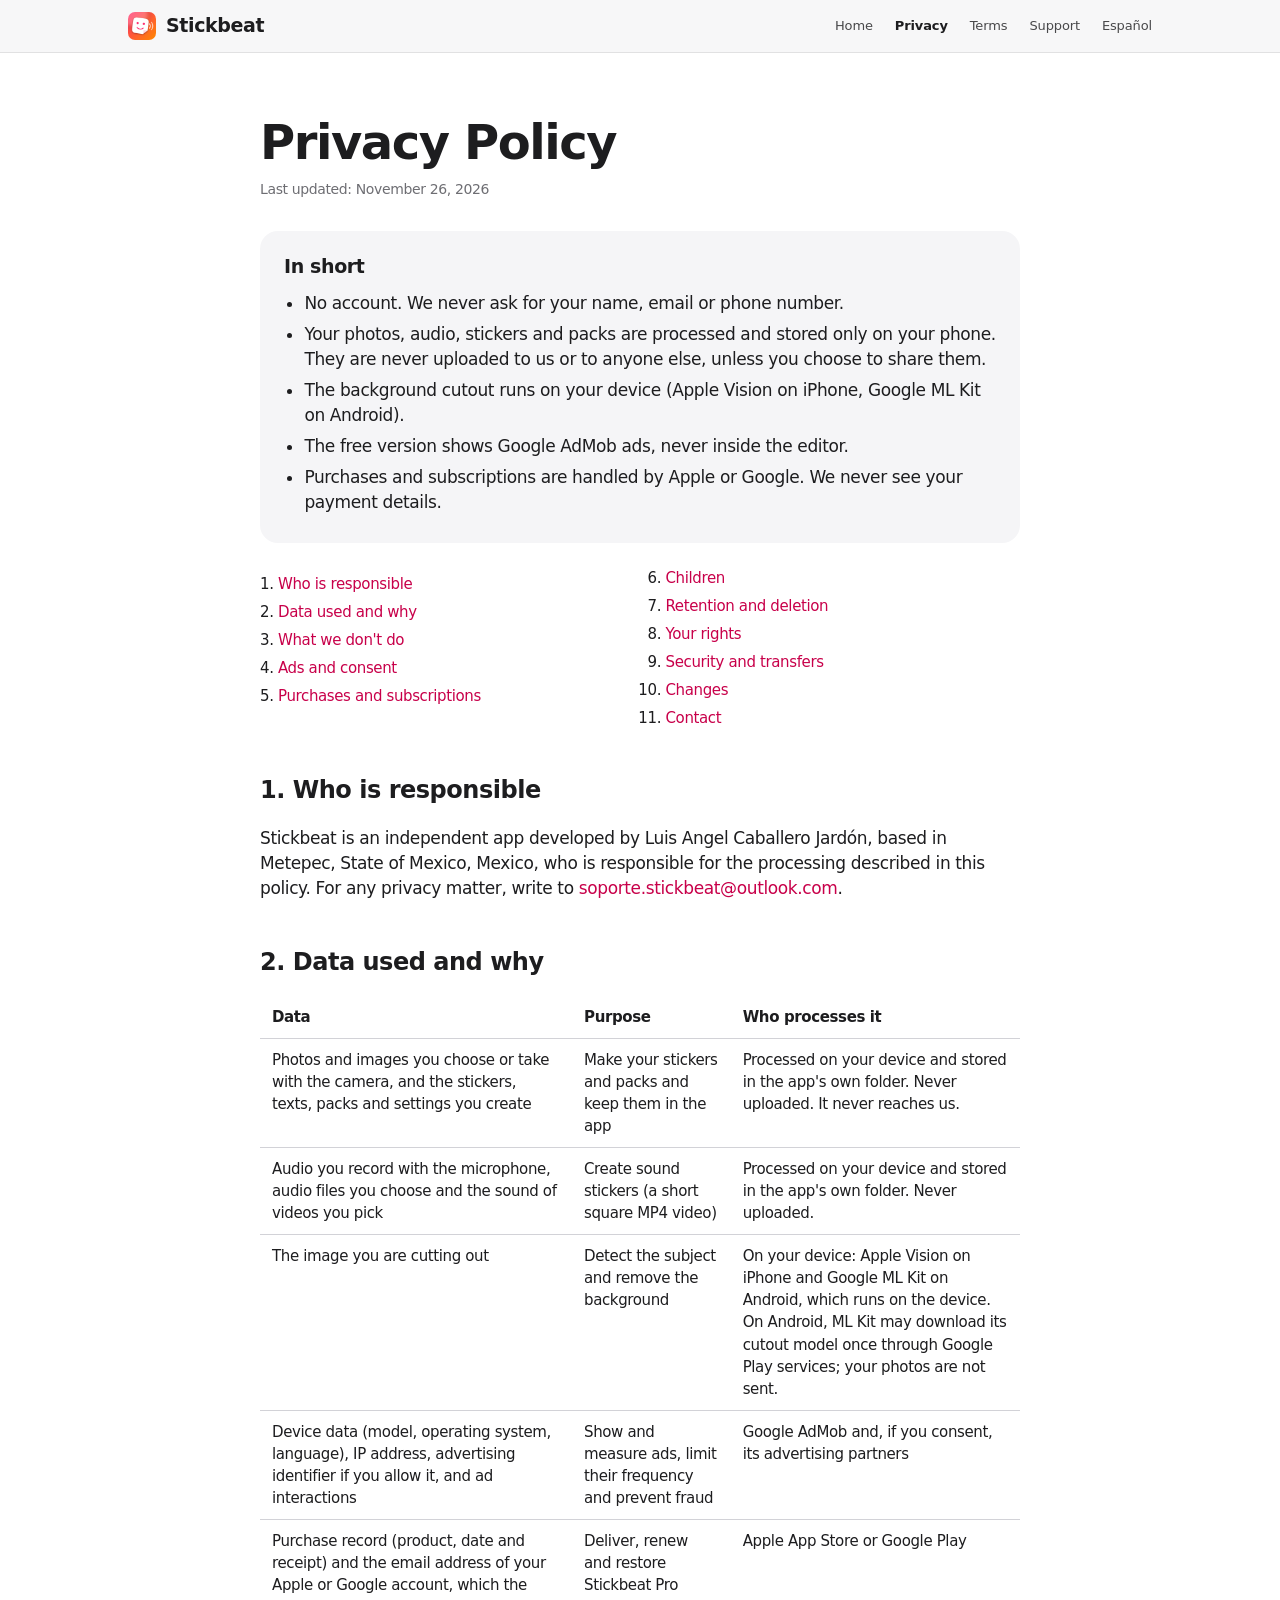
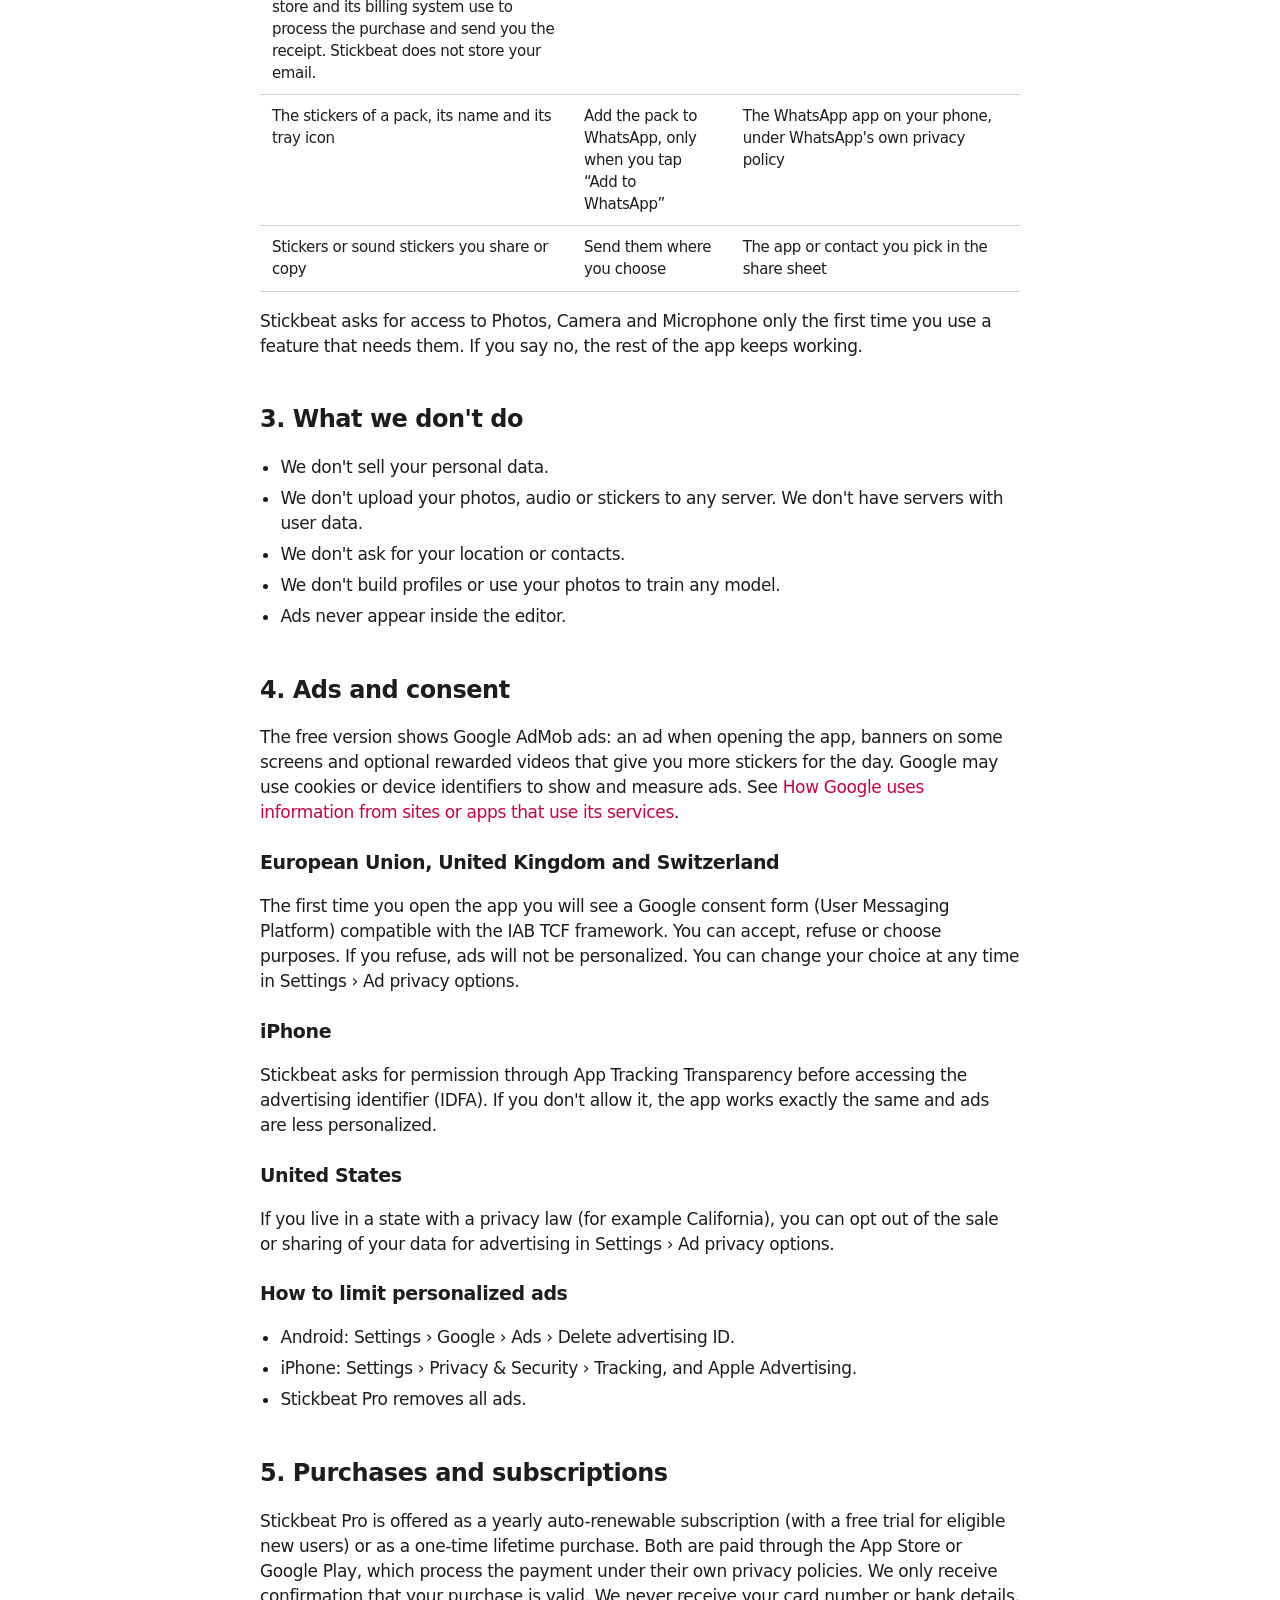
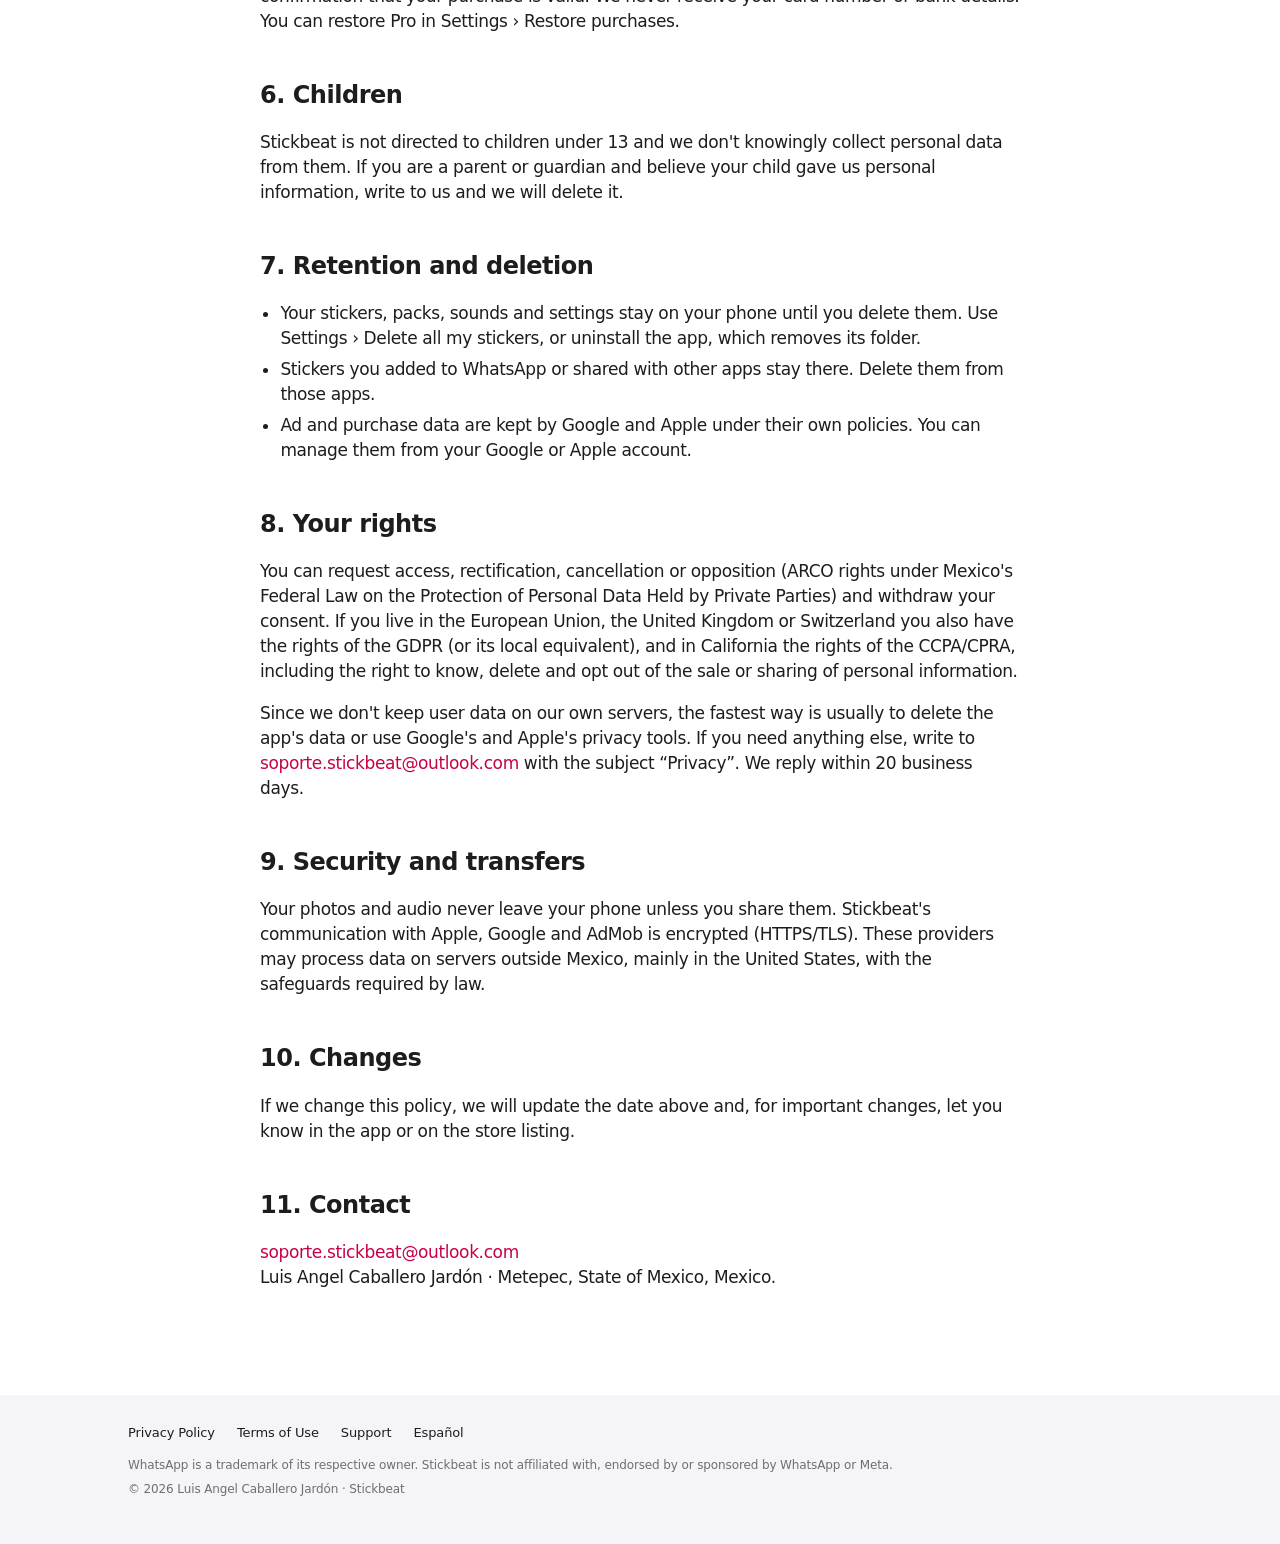
<file: privacy.html>
<!DOCTYPE html>
<html lang="en">
<head>
  <meta charset="utf-8">
  <meta name="viewport" content="width=device-width, initial-scale=1, viewport-fit=cover">
  <meta name="color-scheme" content="light dark">
  <title>Privacy Policy · Stickbeat</title>
  <meta name="description" content="What data Stickbeat uses, why, who processes it and how to exercise your rights.">
  <link rel="canonical" href="https://llcaballeroll.github.io/stickbeat_web/privacy.html">
  <link rel="alternate" hreflang="en" href="https://llcaballeroll.github.io/stickbeat_web/privacy.html">
  <link rel="alternate" hreflang="es" href="https://llcaballeroll.github.io/stickbeat_web/es/privacy.html">
  <link rel="icon" type="image/png" sizes="32x32" href="assets/img/icon-32.png">
  <link rel="apple-touch-icon" href="assets/img/icon-180.png">
  <link rel="stylesheet" href="css/styles.css">
</head>
<body>
  <a class="skip-link" href="#main">Skip to content</a>
  <header class="nav">
    <nav class="wrap nav-inner" aria-label="Main">
      <a class="brand" href="./"><img src="assets/img/icon-180.png" alt="" width="28" height="28">Stickbeat</a>
      <div class="nav-links">
        <a href="./">Home</a>
        <a href="privacy.html" aria-current="page">Privacy</a>
        <a href="terms.html">Terms</a>
        <a href="support.html">Support</a>
        <a href="es/privacy.html" hreflang="es" lang="es">Español</a>
      </div>
    </nav>
  </header>

  <main id="main" class="doc">
    <div class="wrap">
      <h1>Privacy Policy</h1>
      <p class="updated">Last updated: November 26, 2026</p>

      <section class="summary" aria-labelledby="sum">
        <h2 id="sum">In short</h2>
        <ul>
          <li>No account. We never ask for your name, email or phone number.</li>
          <li>Your photos, audio, stickers and packs are processed and stored only on your phone. They are never uploaded to us or to anyone else, unless you choose to share them.</li>
          <li>The background cutout runs on your device (Apple Vision on iPhone, Google ML Kit on Android).</li>
          <li>The free version shows Google AdMob ads, never inside the editor.</li>
          <li>Purchases and subscriptions are handled by Apple or Google. We never see your payment details.</li>
        </ul>
      </section>

      <nav class="toc" aria-label="Contents">
        <ol>
          <li><a href="#who">Who is responsible</a></li>
          <li><a href="#data">Data used and why</a></li>
          <li><a href="#not">What we don't do</a></li>
          <li><a href="#ads">Ads and consent</a></li>
          <li><a href="#buy">Purchases and subscriptions</a></li>
          <li><a href="#kids">Children</a></li>
          <li><a href="#keep">Retention and deletion</a></li>
          <li><a href="#rights">Your rights</a></li>
          <li><a href="#security">Security and transfers</a></li>
          <li><a href="#changes">Changes</a></li>
          <li><a href="#contact">Contact</a></li>
        </ol>
      </nav>

      <h2 id="who">1. Who is responsible</h2>
      <p>Stickbeat is an independent app developed by Luis Angel Caballero Jardón, based in Metepec, State of Mexico, Mexico, who is responsible for the processing described in this policy. For any privacy matter, write to <a href="mailto:soporte.stickbeat@outlook.com">soporte.stickbeat@outlook.com</a>.</p>

      <h2 id="data">2. Data used and why</h2>
      <div class="table-scroll">
        <table>
          <thead><tr><th scope="col">Data</th><th scope="col">Purpose</th><th scope="col">Who processes it</th></tr></thead>
          <tbody>
            <tr><td>Photos and images you choose or take with the camera, and the stickers, texts, packs and settings you create</td><td>Make your stickers and packs and keep them in the app</td><td>Processed on your device and stored in the app's own folder. Never uploaded. It never reaches us.</td></tr>
            <tr><td>Audio you record with the microphone, audio files you choose and the sound of videos you pick</td><td>Create sound stickers (a short square MP4 video)</td><td>Processed on your device and stored in the app's own folder. Never uploaded.</td></tr>
            <tr><td>The image you are cutting out</td><td>Detect the subject and remove the background</td><td>On your device: Apple Vision on iPhone and Google ML Kit on Android, which runs on the device. On Android, ML Kit may download its cutout model once through Google Play services; your photos are not sent.</td></tr>
            <tr><td>Device data (model, operating system, language), IP address, advertising identifier if you allow it, and ad interactions</td><td>Show and measure ads, limit their frequency and prevent fraud</td><td>Google AdMob and, if you consent, its advertising partners</td></tr>
            <tr><td>Purchase record (product, date and receipt) and the email address of your Apple or Google account, which the store and its billing system use to process the purchase and send you the receipt. Stickbeat does not store your email.</td><td>Deliver, renew and restore Stickbeat Pro</td><td>Apple App Store or Google Play</td></tr>
            <tr><td>The stickers of a pack, its name and its tray icon</td><td>Add the pack to WhatsApp, only when you tap “Add to WhatsApp”</td><td>The WhatsApp app on your phone, under WhatsApp's own privacy policy</td></tr>
            <tr><td>Stickers or sound stickers you share or copy</td><td>Send them where you choose</td><td>The app or contact you pick in the share sheet</td></tr>
          </tbody>
        </table>
      </div>
      <p>Stickbeat asks for access to Photos, Camera and Microphone only the first time you use a feature that needs them. If you say no, the rest of the app keeps working.</p>

      <h2 id="not">3. What we don't do</h2>
      <ul>
        <li>We don't sell your personal data.</li>
        <li>We don't upload your photos, audio or stickers to any server. We don't have servers with user data.</li>
        <li>We don't ask for your location or contacts.</li>
        <li>We don't build profiles or use your photos to train any model.</li>
        <li>Ads never appear inside the editor.</li>
      </ul>

      <h2 id="ads">4. Ads and consent</h2>
      <p>The free version shows Google AdMob ads: an ad when opening the app, banners on some screens and optional rewarded videos that give you more stickers for the day. Google may use cookies or device identifiers to show and measure ads. See <a href="https://policies.google.com/technologies/partner-sites" rel="noopener">How Google uses information from sites or apps that use its services</a>.</p>
      <h3>European Union, United Kingdom and Switzerland</h3>
      <p>The first time you open the app you will see a Google consent form (User Messaging Platform) compatible with the IAB TCF framework. You can accept, refuse or choose purposes. If you refuse, ads will not be personalized. You can change your choice at any time in Settings › Ad privacy options.</p>
      <h3>iPhone</h3>
      <p>Stickbeat asks for permission through App Tracking Transparency before accessing the advertising identifier (IDFA). If you don't allow it, the app works exactly the same and ads are less personalized.</p>
      <h3>United States</h3>
      <p>If you live in a state with a privacy law (for example California), you can opt out of the sale or sharing of your data for advertising in Settings › Ad privacy options.</p>
      <h3>How to limit personalized ads</h3>
      <ul>
        <li>Android: Settings › Google › Ads › Delete advertising ID.</li>
        <li>iPhone: Settings › Privacy &amp; Security › Tracking, and Apple Advertising.</li>
        <li>Stickbeat Pro removes all ads.</li>
      </ul>

      <h2 id="buy">5. Purchases and subscriptions</h2>
      <p>Stickbeat Pro is offered as a yearly auto-renewable subscription (with a free trial for eligible new users) or as a one-time lifetime purchase. Both are paid through the App Store or Google Play, which process the payment under their own privacy policies. We only receive confirmation that your purchase is valid. We never receive your card number or bank details. You can restore Pro in Settings › Restore purchases.</p>

      <h2 id="kids">6. Children</h2>
      <p>Stickbeat is not directed to children under 13 and we don't knowingly collect personal data from them. If you are a parent or guardian and believe your child gave us personal information, write to us and we will delete it.</p>

      <h2 id="keep">7. Retention and deletion</h2>
      <ul>
        <li>Your stickers, packs, sounds and settings stay on your phone until you delete them. Use Settings › Delete all my stickers, or uninstall the app, which removes its folder.</li>
        <li>Stickers you added to WhatsApp or shared with other apps stay there. Delete them from those apps.</li>
        <li>Ad and purchase data are kept by Google and Apple under their own policies. You can manage them from your Google or Apple account.</li>
      </ul>

      <h2 id="rights">8. Your rights</h2>
      <p>You can request access, rectification, cancellation or opposition (ARCO rights under Mexico's Federal Law on the Protection of Personal Data Held by Private Parties) and withdraw your consent. If you live in the European Union, the United Kingdom or Switzerland you also have the rights of the GDPR (or its local equivalent), and in California the rights of the CCPA/CPRA, including the right to know, delete and opt out of the sale or sharing of personal information.</p>
      <p>Since we don't keep user data on our own servers, the fastest way is usually to delete the app's data or use Google's and Apple's privacy tools. If you need anything else, write to <a href="mailto:soporte.stickbeat@outlook.com?subject=Privacy%20Stickbeat">soporte.stickbeat@outlook.com</a> with the subject “Privacy”. We reply within 20 business days.</p>

      <h2 id="security">9. Security and transfers</h2>
      <p>Your photos and audio never leave your phone unless you share them. Stickbeat's communication with Apple, Google and AdMob is encrypted (HTTPS/TLS). These providers may process data on servers outside Mexico, mainly in the United States, with the safeguards required by law.</p>

      <h2 id="changes">10. Changes</h2>
      <p>If we change this policy, we will update the date above and, for important changes, let you know in the app or on the store listing.</p>

      <h2 id="contact">11. Contact</h2>
      <p><a href="mailto:soporte.stickbeat@outlook.com">soporte.stickbeat@outlook.com</a><br>Luis Angel Caballero Jardón · Metepec, State of Mexico, Mexico.</p>
    </div>
  </main>

  <footer class="footer">
    <div class="wrap">
      <div class="footer-links">
        <a href="privacy.html">Privacy Policy</a>
        <a href="terms.html">Terms of Use</a>
        <a href="support.html">Support</a>
        <a href="es/privacy.html" hreflang="es" lang="es">Español</a>
      </div>
      <p>WhatsApp is a trademark of its respective owner. Stickbeat is not affiliated with, endorsed by or sponsored by WhatsApp or Meta.</p>
      <p>© 2026 Luis Angel Caballero Jardón · Stickbeat</p>
    </div>
  </footer>
</body>
</html>
</file>
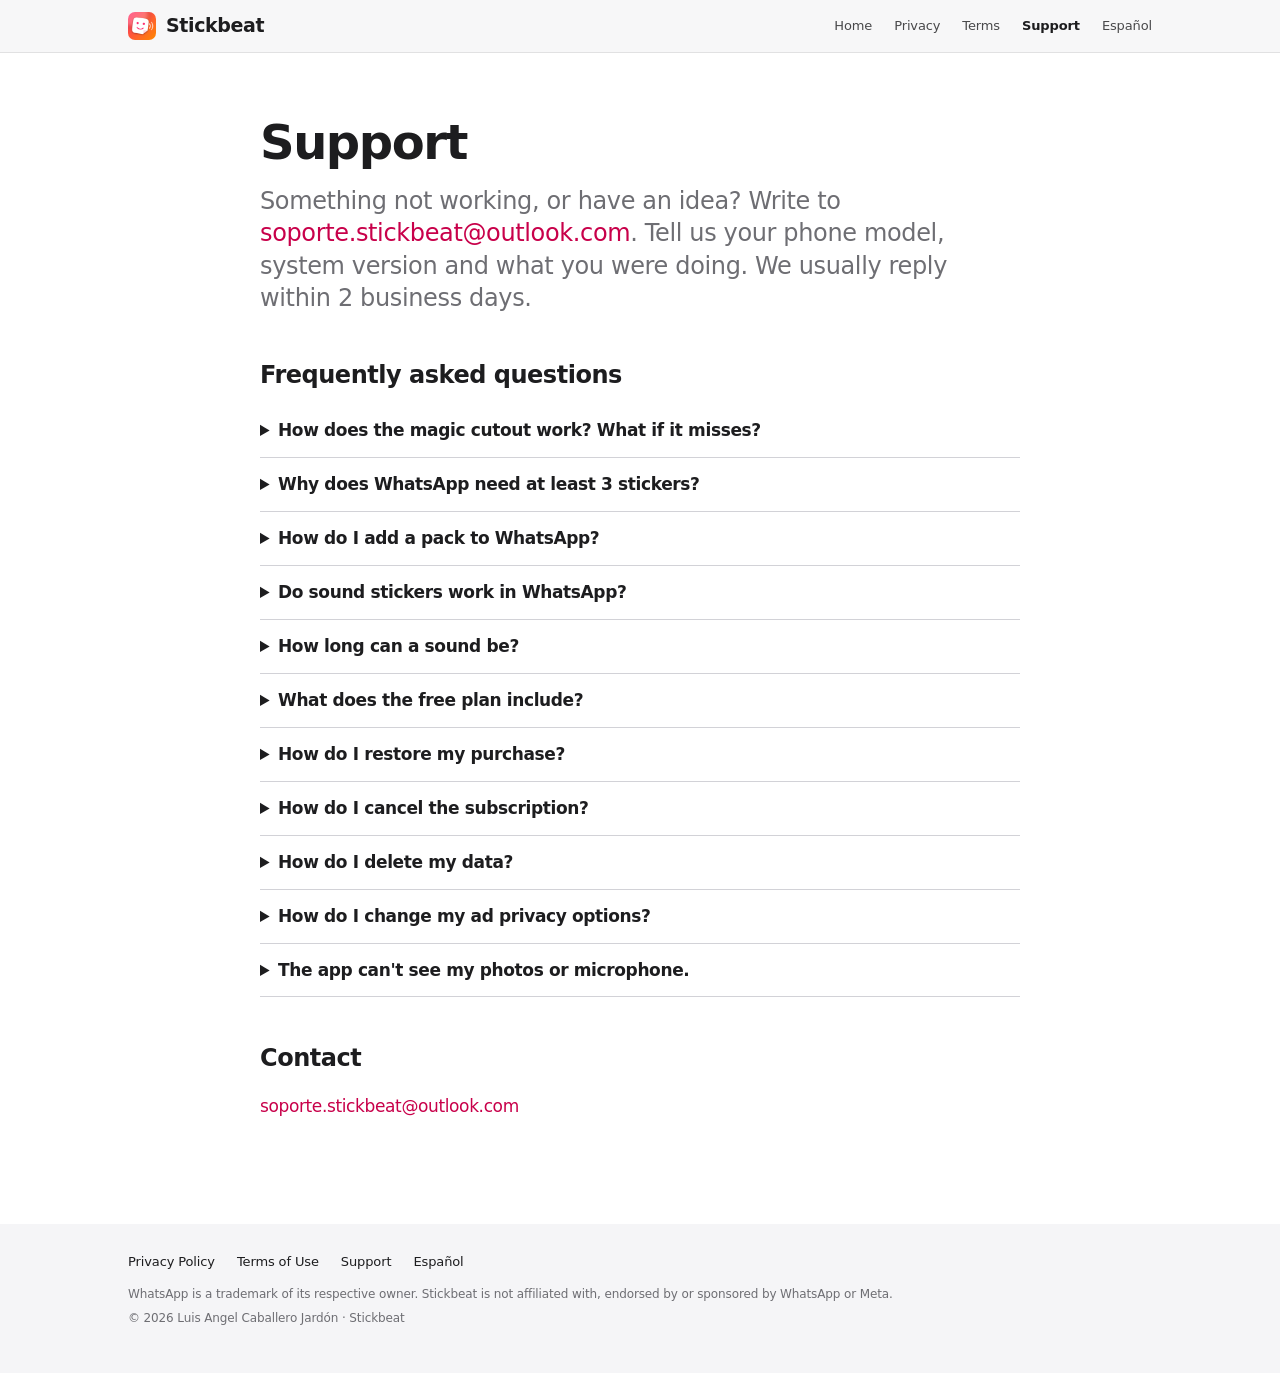
<file: support.html>
<!DOCTYPE html>
<html lang="en">
<head>
  <meta charset="utf-8">
  <meta name="viewport" content="width=device-width, initial-scale=1, viewport-fit=cover">
  <meta name="color-scheme" content="light dark">
  <title>Support · Stickbeat</title>
  <meta name="description" content="Help and frequently asked questions about Stickbeat: cutout, WhatsApp packs, sound stickers, purchases and privacy.">
  <link rel="canonical" href="https://llcaballeroll.github.io/stickbeat_web/support.html">
  <link rel="alternate" hreflang="en" href="https://llcaballeroll.github.io/stickbeat_web/support.html">
  <link rel="alternate" hreflang="es" href="https://llcaballeroll.github.io/stickbeat_web/es/support.html">
  <link rel="icon" type="image/png" sizes="32x32" href="assets/img/icon-32.png">
  <link rel="apple-touch-icon" href="assets/img/icon-180.png">
  <link rel="stylesheet" href="css/styles.css">
</head>
<body>
  <a class="skip-link" href="#main">Skip to content</a>
  <header class="nav">
    <nav class="wrap nav-inner" aria-label="Main">
      <a class="brand" href="./"><img src="assets/img/icon-180.png" alt="" width="28" height="28">Stickbeat</a>
      <div class="nav-links">
        <a href="./">Home</a>
        <a href="privacy.html">Privacy</a>
        <a href="terms.html">Terms</a>
        <a href="support.html" aria-current="page">Support</a>
        <a href="es/support.html" hreflang="es" lang="es">Español</a>
      </div>
    </nav>
  </header>

  <main id="main" class="doc">
    <div class="wrap">
      <h1>Support</h1>
      <p class="lead">Something not working, or have an idea? Write to <a href="mailto:soporte.stickbeat@outlook.com?subject=Stickbeat%20support">soporte.stickbeat@outlook.com</a>. Tell us your phone model, system version and what you were doing. We usually reply within 2 business days.</p>

      <h2>Frequently asked questions</h2>
      <details>
        <summary>How does the magic cutout work? What if it misses?</summary>
        <p>Stickbeat detects the main subject of your photo and removes the background right on your phone (Apple Vision on iPhone, Google ML Kit on Android). Nothing is uploaded. It works best with good light and a subject that stands out from the background. If it misses a part, use the lasso to draw around what you want, the eraser to remove leftovers and the restore brush to bring back what was cut. Pinch with two fingers to zoom in on the edges. On Android, the first cutout may need a connection so Google Play services can download the model once.</p>
      </details>
      <details>
        <summary>Why does WhatsApp need at least 3 stickers?</summary>
        <p>It's a WhatsApp rule for sticker packs from other apps: each pack must have between 3 and 30 stickers. Add at least 3 stickers to your pack before sending it to WhatsApp.</p>
      </details>
      <details>
        <summary>How do I add a pack to WhatsApp?</summary>
        <p>Make sure WhatsApp is installed. Open your pack in Stickbeat, tap “Add to WhatsApp” and confirm in WhatsApp. The pack will appear in the stickers tab of any chat.</p>
      </details>
      <details>
        <summary>Do sound stickers work in WhatsApp?</summary>
        <p>A sound sticker is exported as a short, square MP4 video with your sticker and sound. You can send it in WhatsApp, or any other app, as a video or post it to your status. It is not a native WhatsApp sound sticker: WhatsApp doesn't let other apps add those. Some WhatsApp Beta accounts on Android can create a sound sticker from a video in the gallery; that is a WhatsApp feature and WhatsApp decides the result.</p>
      </details>
      <details>
        <summary>How long can a sound be?</summary>
        <p>Up to 5 seconds on the free plan and up to 10 seconds with Stickbeat Pro. Pick the part you want on the waveform.</p>
      </details>
      <details>
        <summary>What does the free plan include?</summary>
        <p>5 stickers and 2 sound stickers a day, 3 packs and 3 fonts, with ads. Watch an optional short video to get more for the day, or get Stickbeat Pro to remove ads and limits.</p>
      </details>
      <details>
        <summary>How do I restore my purchase?</summary>
        <p>Open Settings in Stickbeat and tap “Restore purchases”, signed in with the same Apple ID or Google account you used to buy Pro.</p>
      </details>
      <details>
        <summary>How do I cancel the subscription?</summary>
        <p>Deleting the app does not cancel it. Cancel at least 24 hours before the current period or free trial ends:</p>
        <ul>
          <li>iPhone: Settings › your name › Subscriptions › Stickbeat › Cancel Subscription.</li>
          <li>Android: Google Play app › your profile picture › Payments &amp; subscriptions › Subscriptions › Stickbeat › Cancel subscription.</li>
        </ul>
        <p>The lifetime purchase is a one-time payment, so there is nothing to cancel.</p>
      </details>
      <details>
        <summary>How do I delete my data?</summary>
        <p>Everything is stored only on your phone. Go to Settings › Delete all my stickers, or uninstall the app. Packs you added to WhatsApp stay there; remove them from WhatsApp's sticker settings.</p>
      </details>
      <details>
        <summary>How do I change my ad privacy options?</summary>
        <p>In Stickbeat, go to Settings › Ad privacy options to review your consent (European Union, United Kingdom and Switzerland) or opt out of the sale or sharing of data in US states with privacy laws. On iPhone you can also turn off tracking in Settings › Privacy &amp; Security › Tracking. Stickbeat Pro removes ads completely. More in the <a href="privacy.html#ads">privacy policy</a>.</p>
      </details>
      <details>
        <summary>The app can't see my photos or microphone.</summary>
        <p>Stickbeat only asks for permission the first time you use a feature. If you said no, allow it in your phone's Settings › Stickbeat (iPhone) or Settings › Apps › Stickbeat › Permissions (Android).</p>
      </details>

      <h2>Contact</h2>
      <p><a href="mailto:soporte.stickbeat@outlook.com?subject=Stickbeat%20support">soporte.stickbeat@outlook.com</a></p>
    </div>
  </main>

  <footer class="footer">
    <div class="wrap">
      <div class="footer-links">
        <a href="privacy.html">Privacy Policy</a>
        <a href="terms.html">Terms of Use</a>
        <a href="support.html">Support</a>
        <a href="es/support.html" hreflang="es" lang="es">Español</a>
      </div>
      <p>WhatsApp is a trademark of its respective owner. Stickbeat is not affiliated with, endorsed by or sponsored by WhatsApp or Meta.</p>
      <p>© 2026 Luis Angel Caballero Jardón · Stickbeat</p>
    </div>
  </footer>
</body>
</html>
</file>
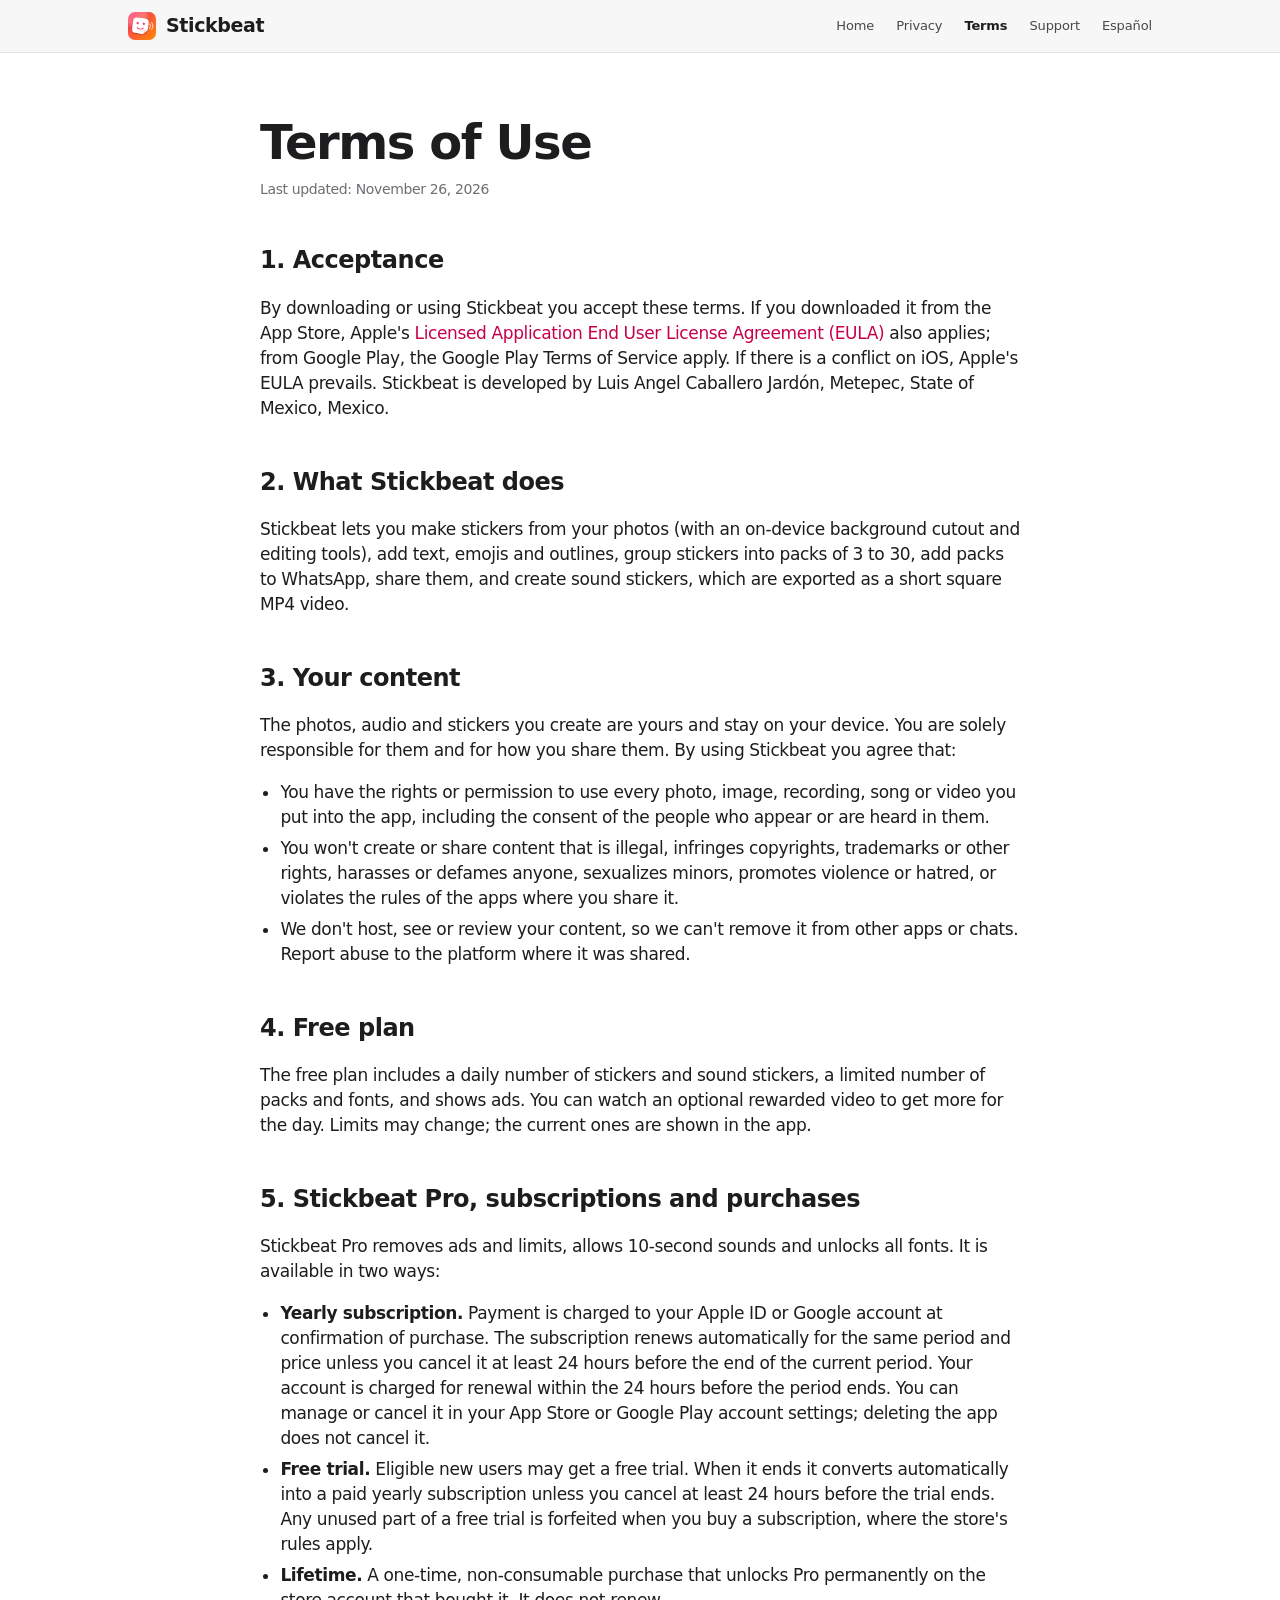
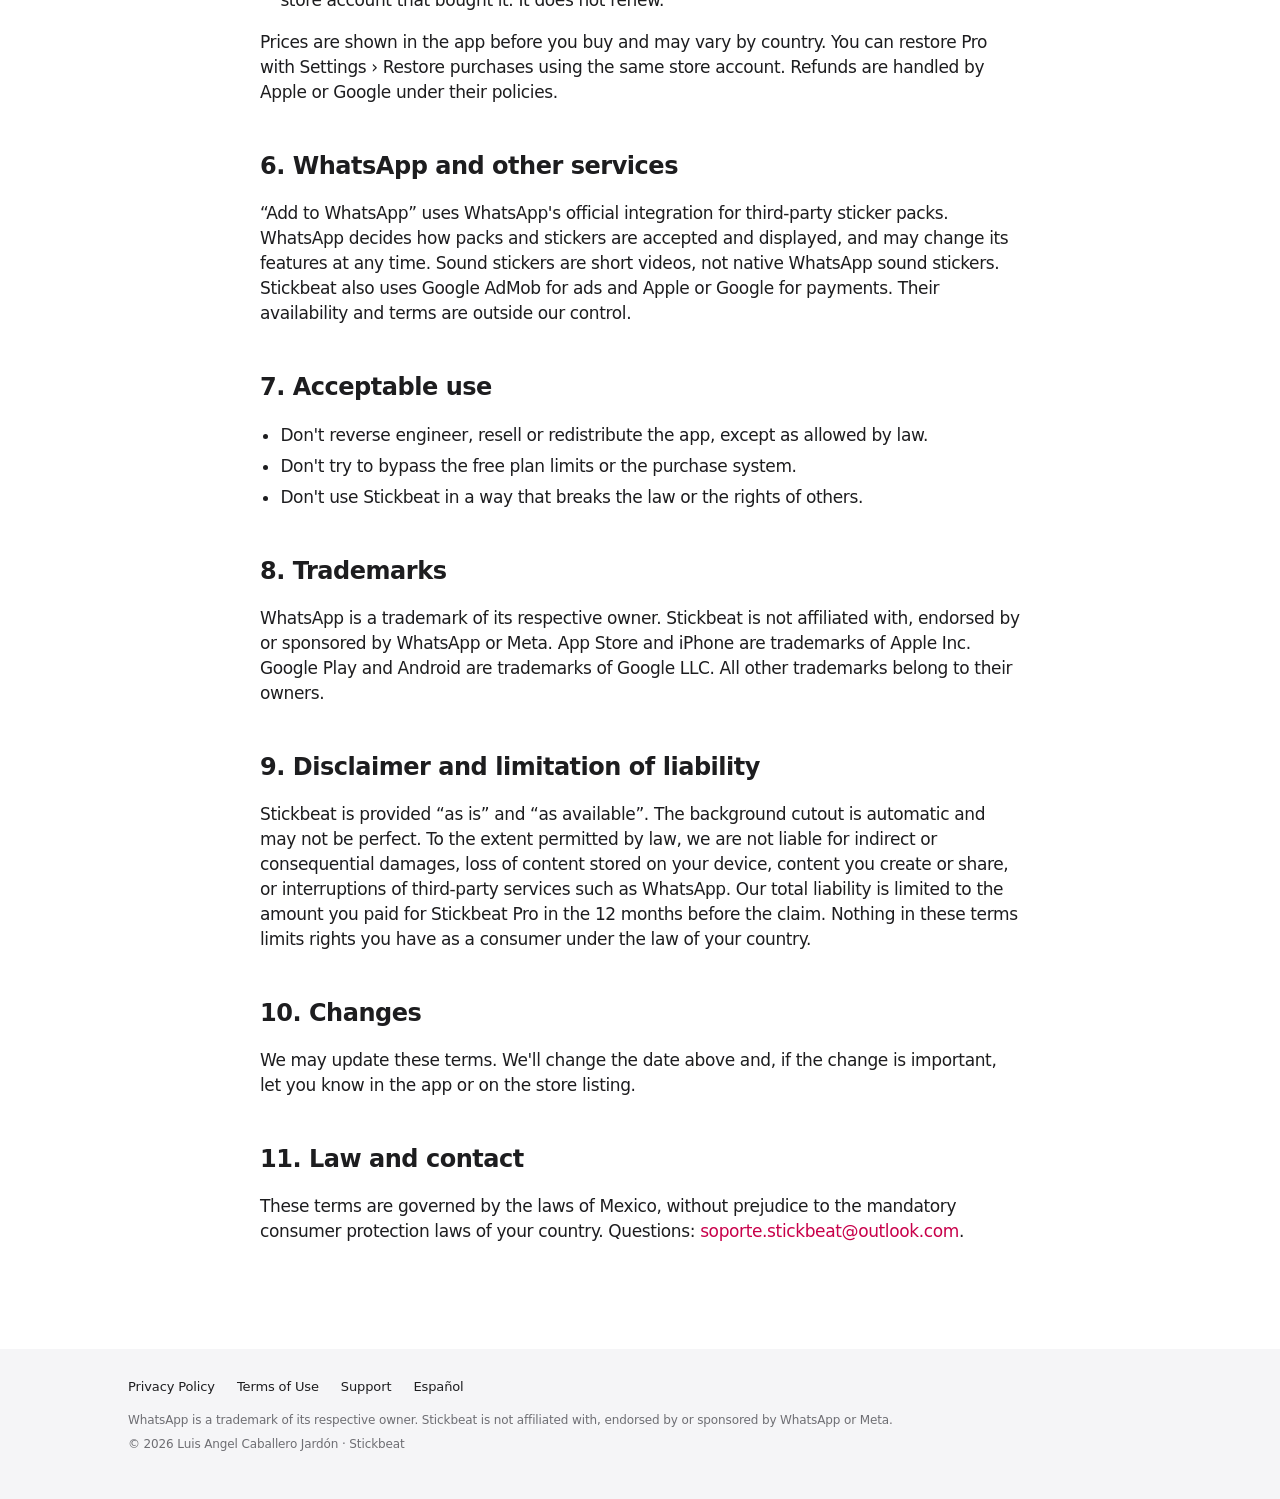
<file: terms.html>
<!DOCTYPE html>
<html lang="en">
<head>
  <meta charset="utf-8">
  <meta name="viewport" content="width=device-width, initial-scale=1, viewport-fit=cover">
  <meta name="color-scheme" content="light dark">
  <title>Terms of Use · Stickbeat</title>
  <meta name="description" content="Terms of use of the Stickbeat app, including subscriptions and your content.">
  <link rel="canonical" href="https://llcaballeroll.github.io/stickbeat_web/terms.html">
  <link rel="alternate" hreflang="en" href="https://llcaballeroll.github.io/stickbeat_web/terms.html">
  <link rel="alternate" hreflang="es" href="https://llcaballeroll.github.io/stickbeat_web/es/terms.html">
  <link rel="icon" type="image/png" sizes="32x32" href="assets/img/icon-32.png">
  <link rel="apple-touch-icon" href="assets/img/icon-180.png">
  <link rel="stylesheet" href="css/styles.css">
</head>
<body>
  <a class="skip-link" href="#main">Skip to content</a>
  <header class="nav">
    <nav class="wrap nav-inner" aria-label="Main">
      <a class="brand" href="./"><img src="assets/img/icon-180.png" alt="" width="28" height="28">Stickbeat</a>
      <div class="nav-links">
        <a href="./">Home</a>
        <a href="privacy.html">Privacy</a>
        <a href="terms.html" aria-current="page">Terms</a>
        <a href="support.html">Support</a>
        <a href="es/terms.html" hreflang="es" lang="es">Español</a>
      </div>
    </nav>
  </header>

  <main id="main" class="doc">
    <div class="wrap">
      <h1>Terms of Use</h1>
      <p class="updated">Last updated: November 26, 2026</p>

      <h2 id="accept">1. Acceptance</h2>
      <p>By downloading or using Stickbeat you accept these terms. If you downloaded it from the App Store, Apple's <a href="https://www.apple.com/legal/internet-services/itunes/dev/stdeula/" rel="noopener">Licensed Application End User License Agreement (EULA)</a> also applies; from Google Play, the Google Play Terms of Service apply. If there is a conflict on iOS, Apple's EULA prevails. Stickbeat is developed by Luis Angel Caballero Jardón, Metepec, State of Mexico, Mexico.</p>

      <h2 id="what">2. What Stickbeat does</h2>
      <p>Stickbeat lets you make stickers from your photos (with an on-device background cutout and editing tools), add text, emojis and outlines, group stickers into packs of 3 to 30, add packs to WhatsApp, share them, and create sound stickers, which are exported as a short square MP4 video.</p>

      <h2 id="content">3. Your content</h2>
      <p>The photos, audio and stickers you create are yours and stay on your device. You are solely responsible for them and for how you share them. By using Stickbeat you agree that:</p>
      <ul>
        <li>You have the rights or permission to use every photo, image, recording, song or video you put into the app, including the consent of the people who appear or are heard in them.</li>
        <li>You won't create or share content that is illegal, infringes copyrights, trademarks or other rights, harasses or defames anyone, sexualizes minors, promotes violence or hatred, or violates the rules of the apps where you share it.</li>
        <li>We don't host, see or review your content, so we can't remove it from other apps or chats. Report abuse to the platform where it was shared.</li>
      </ul>

      <h2 id="free">4. Free plan</h2>
      <p>The free plan includes a daily number of stickers and sound stickers, a limited number of packs and fonts, and shows ads. You can watch an optional rewarded video to get more for the day. Limits may change; the current ones are shown in the app.</p>

      <h2 id="pro">5. Stickbeat Pro, subscriptions and purchases</h2>
      <p>Stickbeat Pro removes ads and limits, allows 10-second sounds and unlocks all fonts. It is available in two ways:</p>
      <ul>
        <li><strong>Yearly subscription.</strong> Payment is charged to your Apple ID or Google account at confirmation of purchase. The subscription renews automatically for the same period and price unless you cancel it at least 24 hours before the end of the current period. Your account is charged for renewal within the 24 hours before the period ends. You can manage or cancel it in your App Store or Google Play account settings; deleting the app does not cancel it.</li>
        <li><strong>Free trial.</strong> Eligible new users may get a free trial. When it ends it converts automatically into a paid yearly subscription unless you cancel at least 24 hours before the trial ends. Any unused part of a free trial is forfeited when you buy a subscription, where the store's rules apply.</li>
        <li><strong>Lifetime.</strong> A one-time, non-consumable purchase that unlocks Pro permanently on the store account that bought it. It does not renew.</li>
      </ul>
      <p>Prices are shown in the app before you buy and may vary by country. You can restore Pro with Settings › Restore purchases using the same store account. Refunds are handled by Apple or Google under their policies.</p>

      <h2 id="third">6. WhatsApp and other services</h2>
      <p>“Add to WhatsApp” uses WhatsApp's official integration for third-party sticker packs. WhatsApp decides how packs and stickers are accepted and displayed, and may change its features at any time. Sound stickers are short videos, not native WhatsApp sound stickers. Stickbeat also uses Google AdMob for ads and Apple or Google for payments. Their availability and terms are outside our control.</p>

      <h2 id="use">7. Acceptable use</h2>
      <ul>
        <li>Don't reverse engineer, resell or redistribute the app, except as allowed by law.</li>
        <li>Don't try to bypass the free plan limits or the purchase system.</li>
        <li>Don't use Stickbeat in a way that breaks the law or the rights of others.</li>
      </ul>

      <h2 id="marks">8. Trademarks</h2>
      <p>WhatsApp is a trademark of its respective owner. Stickbeat is not affiliated with, endorsed by or sponsored by WhatsApp or Meta. App Store and iPhone are trademarks of Apple Inc. Google Play and Android are trademarks of Google LLC. All other trademarks belong to their owners.</p>

      <h2 id="liability">9. Disclaimer and limitation of liability</h2>
      <p>Stickbeat is provided “as is” and “as available”. The background cutout is automatic and may not be perfect. To the extent permitted by law, we are not liable for indirect or consequential damages, loss of content stored on your device, content you create or share, or interruptions of third-party services such as WhatsApp. Our total liability is limited to the amount you paid for Stickbeat Pro in the 12 months before the claim. Nothing in these terms limits rights you have as a consumer under the law of your country.</p>

      <h2 id="changes">10. Changes</h2>
      <p>We may update these terms. We'll change the date above and, if the change is important, let you know in the app or on the store listing.</p>

      <h2 id="law">11. Law and contact</h2>
      <p>These terms are governed by the laws of Mexico, without prejudice to the mandatory consumer protection laws of your country. Questions: <a href="mailto:soporte.stickbeat@outlook.com">soporte.stickbeat@outlook.com</a>.</p>
    </div>
  </main>

  <footer class="footer">
    <div class="wrap">
      <div class="footer-links">
        <a href="privacy.html">Privacy Policy</a>
        <a href="terms.html">Terms of Use</a>
        <a href="support.html">Support</a>
        <a href="es/terms.html" hreflang="es" lang="es">Español</a>
      </div>
      <p>WhatsApp is a trademark of its respective owner. Stickbeat is not affiliated with, endorsed by or sponsored by WhatsApp or Meta.</p>
      <p>© 2026 Luis Angel Caballero Jardón · Stickbeat</p>
    </div>
  </footer>
</body>
</html>
</file>
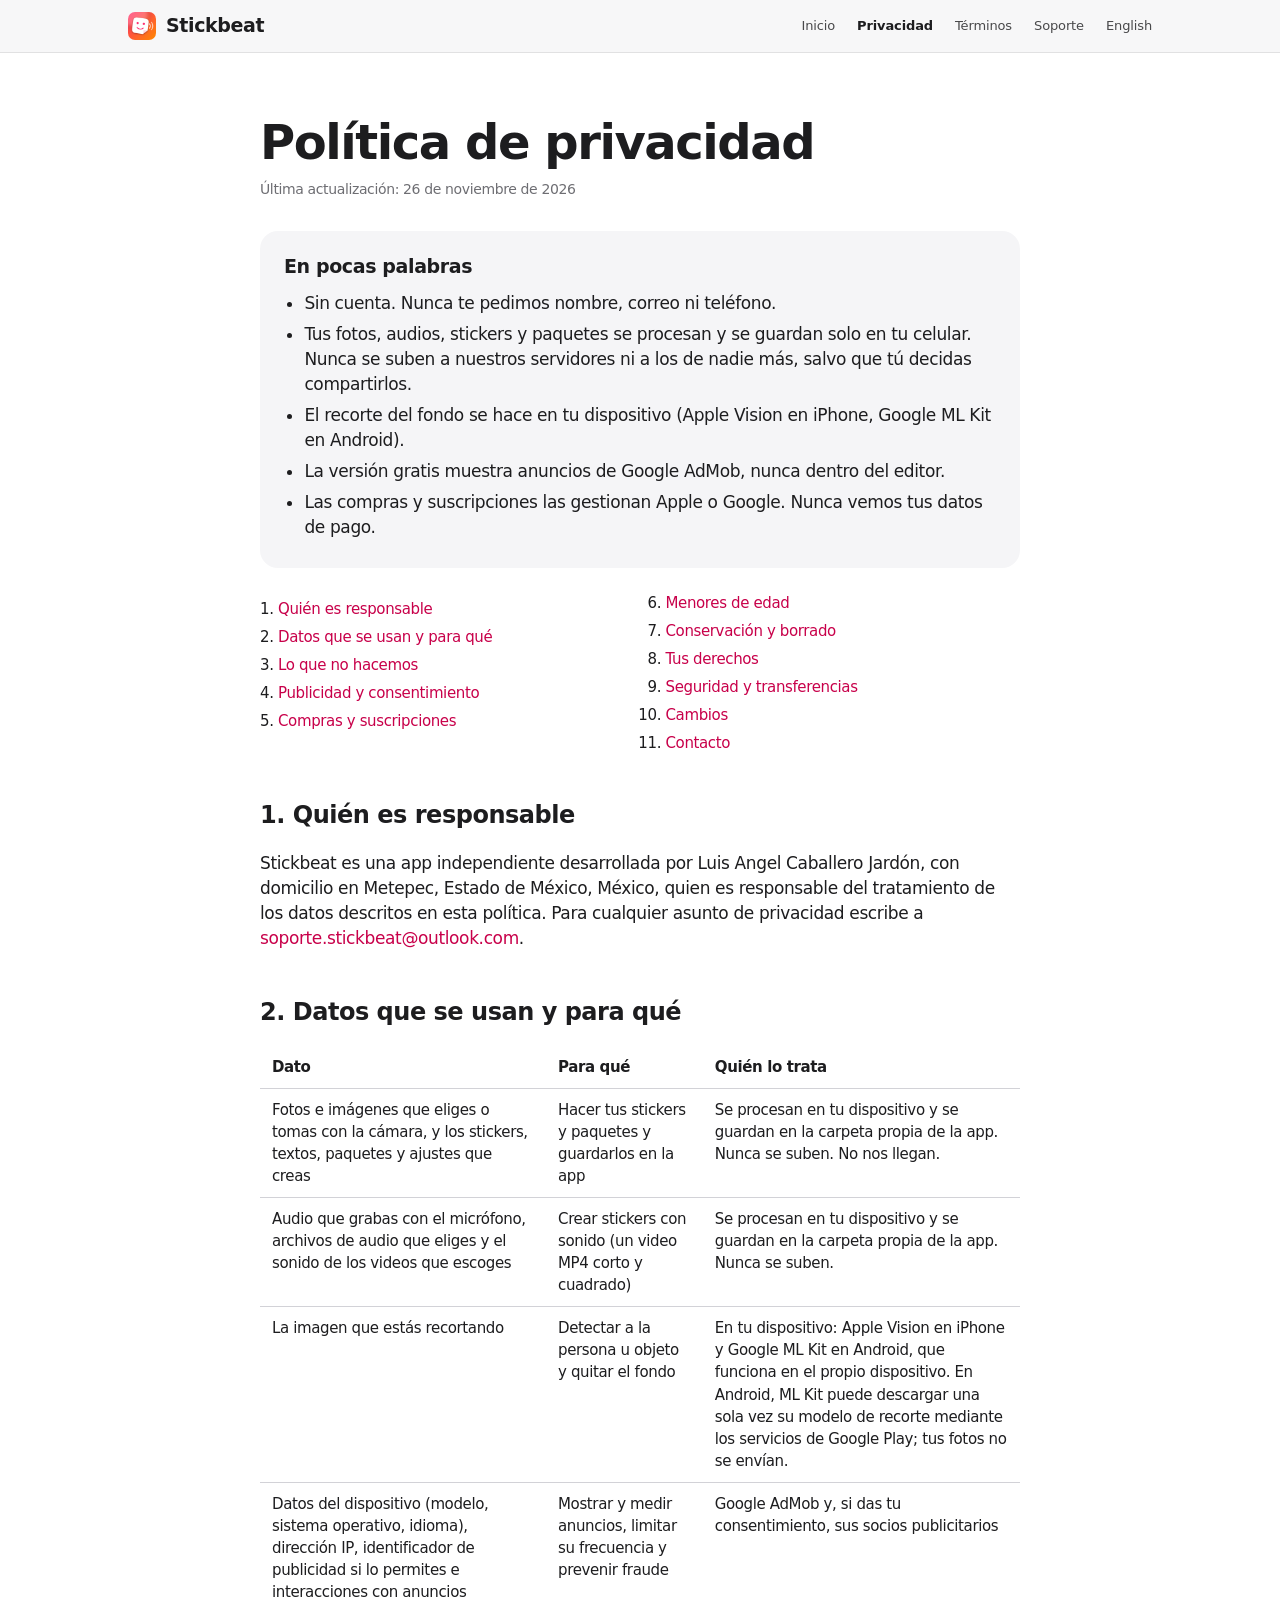
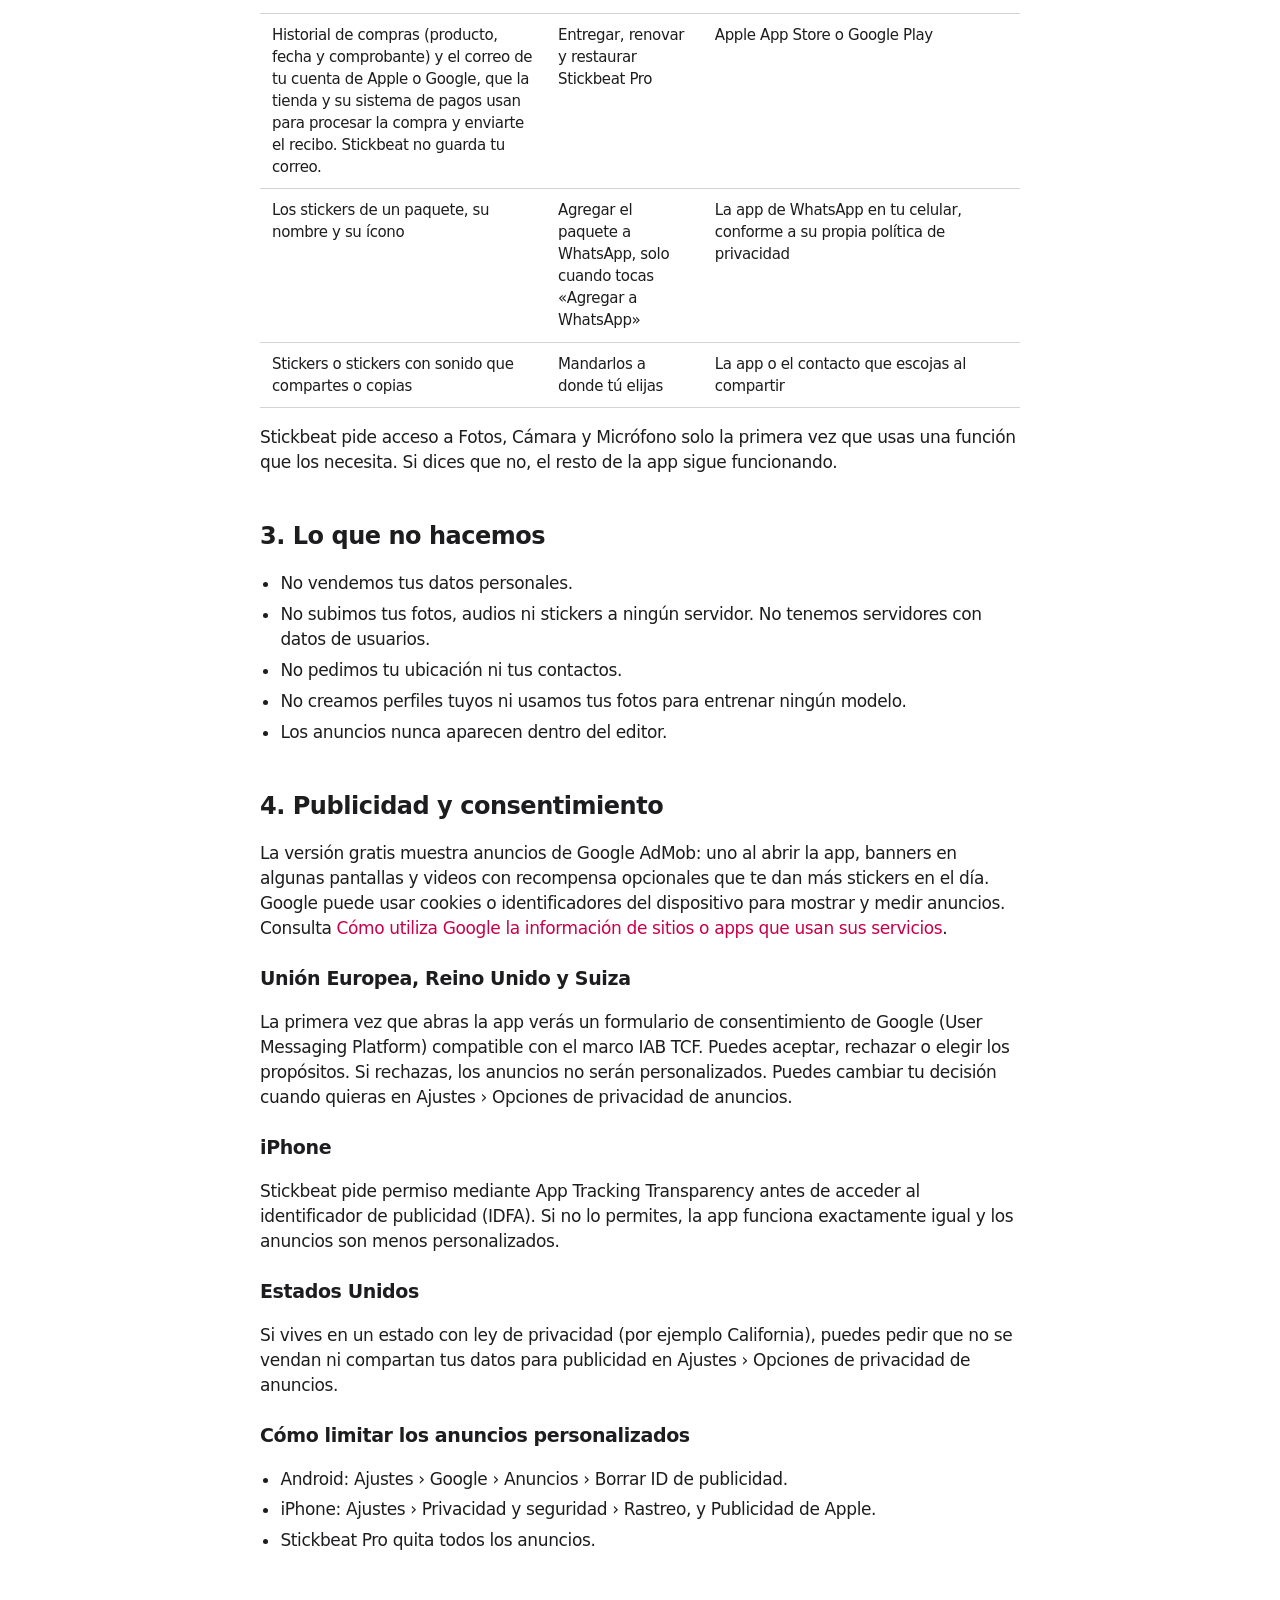
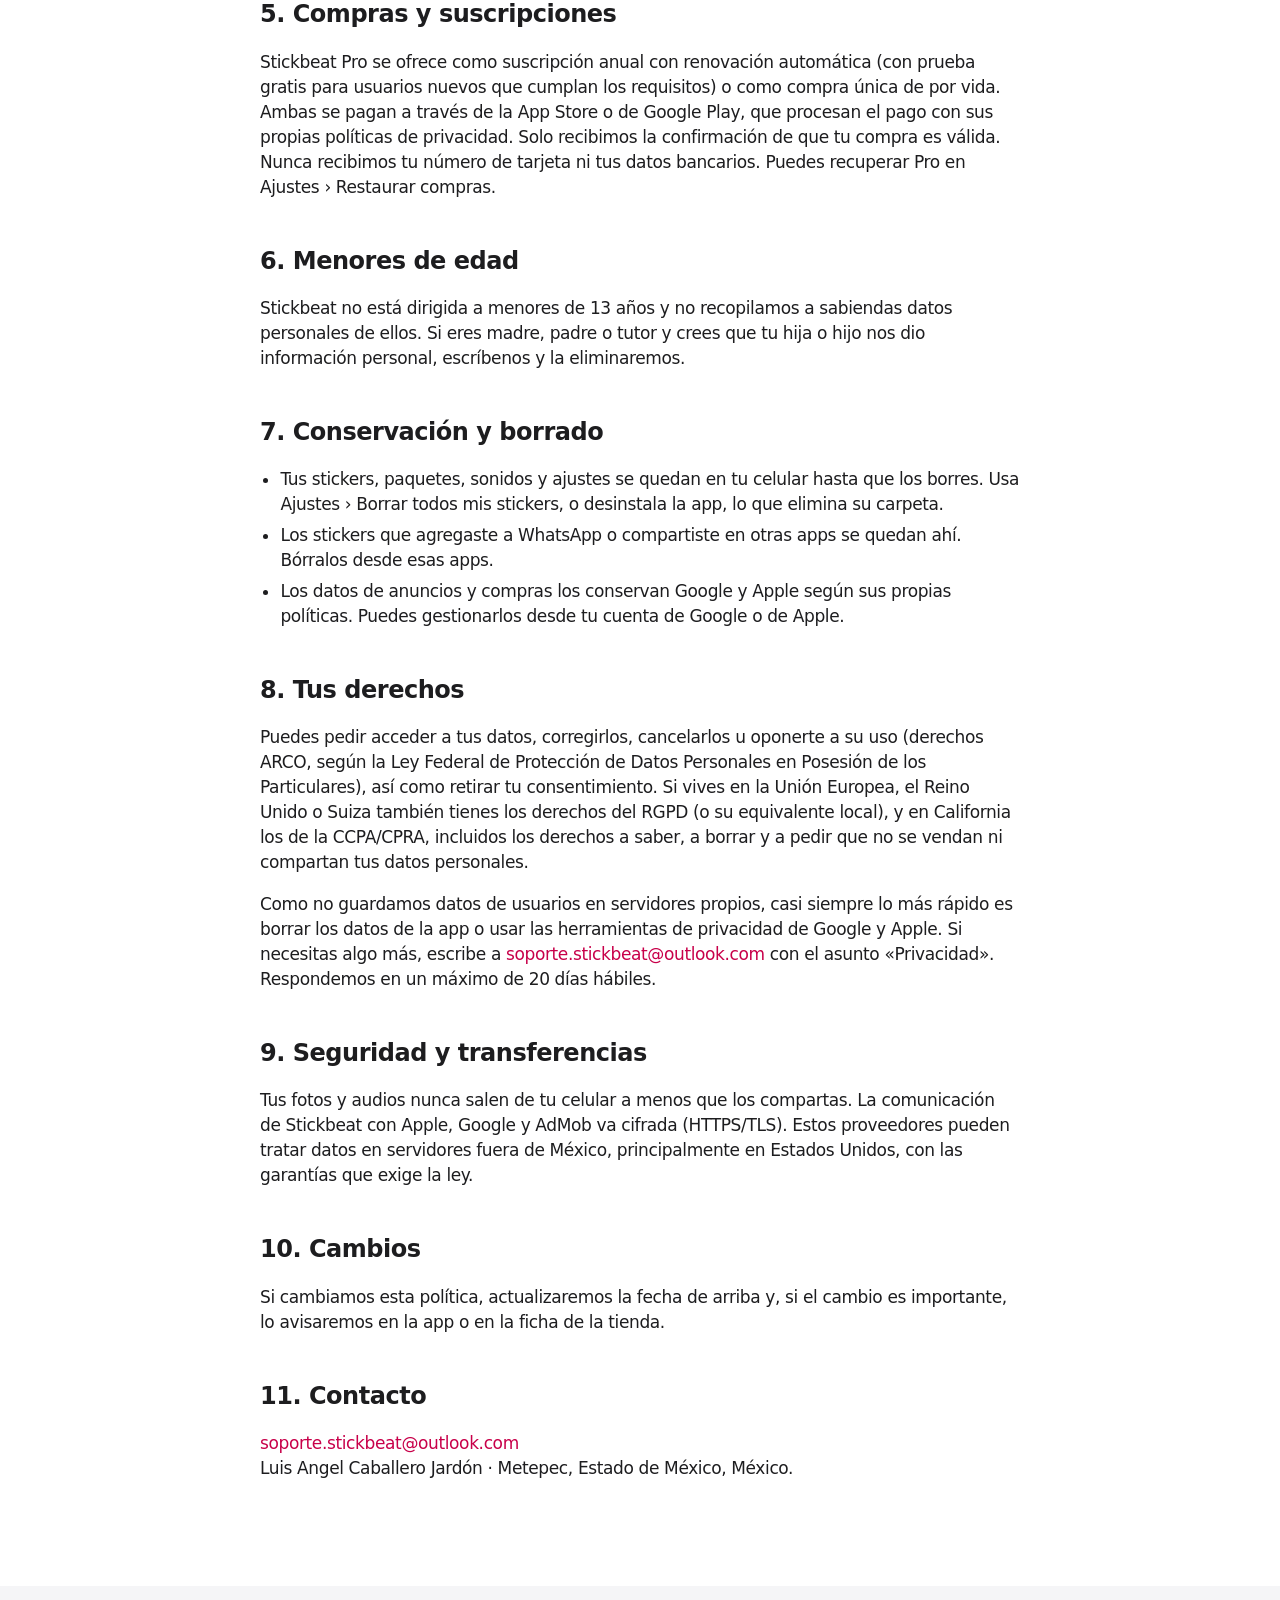
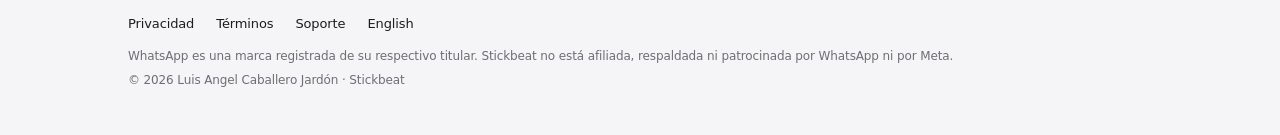
<file: es/privacy.html>
<!DOCTYPE html>
<html lang="es">
<head>
  <meta charset="utf-8">
  <meta name="viewport" content="width=device-width, initial-scale=1, viewport-fit=cover">
  <meta name="color-scheme" content="light dark">
  <title>Política de privacidad · Stickbeat</title>
  <meta name="description" content="Qué datos usa Stickbeat, para qué, quién los trata y cómo ejercer tus derechos.">
  <link rel="canonical" href="https://llcaballeroll.github.io/stickbeat_web/es/privacy.html">
  <link rel="alternate" hreflang="en" href="https://llcaballeroll.github.io/stickbeat_web/privacy.html">
  <link rel="alternate" hreflang="es" href="https://llcaballeroll.github.io/stickbeat_web/es/privacy.html">
  <link rel="icon" type="image/png" sizes="32x32" href="../assets/img/icon-32.png">
  <link rel="apple-touch-icon" href="../assets/img/icon-180.png">
  <link rel="stylesheet" href="../css/styles.css">
</head>
<body>
  <a class="skip-link" href="#main">Saltar al contenido</a>
  <header class="nav">
    <nav class="wrap nav-inner" aria-label="Principal">
      <a class="brand" href="./"><img src="../assets/img/icon-180.png" alt="" width="28" height="28">Stickbeat</a>
      <div class="nav-links">
        <a href="./">Inicio</a>
        <a href="privacy.html" aria-current="page">Privacidad</a>
        <a href="terms.html">Términos</a>
        <a href="support.html">Soporte</a>
        <a href="../privacy.html" hreflang="en" lang="en">English</a>
      </div>
    </nav>
  </header>

  <main id="main" class="doc">
    <div class="wrap">
      <h1>Política de privacidad</h1>
      <p class="updated">Última actualización: 26 de noviembre de 2026</p>

      <section class="summary" aria-labelledby="sum">
        <h2 id="sum">En pocas palabras</h2>
        <ul>
          <li>Sin cuenta. Nunca te pedimos nombre, correo ni teléfono.</li>
          <li>Tus fotos, audios, stickers y paquetes se procesan y se guardan solo en tu celular. Nunca se suben a nuestros servidores ni a los de nadie más, salvo que tú decidas compartirlos.</li>
          <li>El recorte del fondo se hace en tu dispositivo (Apple Vision en iPhone, Google ML Kit en Android).</li>
          <li>La versión gratis muestra anuncios de Google AdMob, nunca dentro del editor.</li>
          <li>Las compras y suscripciones las gestionan Apple o Google. Nunca vemos tus datos de pago.</li>
        </ul>
      </section>

      <nav class="toc" aria-label="Contenido">
        <ol>
          <li><a href="#who">Quién es responsable</a></li>
          <li><a href="#data">Datos que se usan y para qué</a></li>
          <li><a href="#not">Lo que no hacemos</a></li>
          <li><a href="#ads">Publicidad y consentimiento</a></li>
          <li><a href="#buy">Compras y suscripciones</a></li>
          <li><a href="#kids">Menores de edad</a></li>
          <li><a href="#keep">Conservación y borrado</a></li>
          <li><a href="#rights">Tus derechos</a></li>
          <li><a href="#security">Seguridad y transferencias</a></li>
          <li><a href="#changes">Cambios</a></li>
          <li><a href="#contact">Contacto</a></li>
        </ol>
      </nav>

      <h2 id="who">1. Quién es responsable</h2>
      <p>Stickbeat es una app independiente desarrollada por Luis Angel Caballero Jardón, con domicilio en Metepec, Estado de México, México, quien es responsable del tratamiento de los datos descritos en esta política. Para cualquier asunto de privacidad escribe a <a href="mailto:soporte.stickbeat@outlook.com">soporte.stickbeat@outlook.com</a>.</p>

      <h2 id="data">2. Datos que se usan y para qué</h2>
      <div class="table-scroll">
        <table>
          <thead><tr><th scope="col">Dato</th><th scope="col">Para qué</th><th scope="col">Quién lo trata</th></tr></thead>
          <tbody>
            <tr><td>Fotos e imágenes que eliges o tomas con la cámara, y los stickers, textos, paquetes y ajustes que creas</td><td>Hacer tus stickers y paquetes y guardarlos en la app</td><td>Se procesan en tu dispositivo y se guardan en la carpeta propia de la app. Nunca se suben. No nos llegan.</td></tr>
            <tr><td>Audio que grabas con el micrófono, archivos de audio que eliges y el sonido de los videos que escoges</td><td>Crear stickers con sonido (un video MP4 corto y cuadrado)</td><td>Se procesan en tu dispositivo y se guardan en la carpeta propia de la app. Nunca se suben.</td></tr>
            <tr><td>La imagen que estás recortando</td><td>Detectar a la persona u objeto y quitar el fondo</td><td>En tu dispositivo: Apple Vision en iPhone y Google ML Kit en Android, que funciona en el propio dispositivo. En Android, ML Kit puede descargar una sola vez su modelo de recorte mediante los servicios de Google Play; tus fotos no se envían.</td></tr>
            <tr><td>Datos del dispositivo (modelo, sistema operativo, idioma), dirección IP, identificador de publicidad si lo permites e interacciones con anuncios</td><td>Mostrar y medir anuncios, limitar su frecuencia y prevenir fraude</td><td>Google AdMob y, si das tu consentimiento, sus socios publicitarios</td></tr>
            <tr><td>Historial de compras (producto, fecha y comprobante) y el correo de tu cuenta de Apple o Google, que la tienda y su sistema de pagos usan para procesar la compra y enviarte el recibo. Stickbeat no guarda tu correo.</td><td>Entregar, renovar y restaurar Stickbeat Pro</td><td>Apple App Store o Google Play</td></tr>
            <tr><td>Los stickers de un paquete, su nombre y su ícono</td><td>Agregar el paquete a WhatsApp, solo cuando tocas «Agregar a WhatsApp»</td><td>La app de WhatsApp en tu celular, conforme a su propia política de privacidad</td></tr>
            <tr><td>Stickers o stickers con sonido que compartes o copias</td><td>Mandarlos a donde tú elijas</td><td>La app o el contacto que escojas al compartir</td></tr>
          </tbody>
        </table>
      </div>
      <p>Stickbeat pide acceso a Fotos, Cámara y Micrófono solo la primera vez que usas una función que los necesita. Si dices que no, el resto de la app sigue funcionando.</p>

      <h2 id="not">3. Lo que no hacemos</h2>
      <ul>
        <li>No vendemos tus datos personales.</li>
        <li>No subimos tus fotos, audios ni stickers a ningún servidor. No tenemos servidores con datos de usuarios.</li>
        <li>No pedimos tu ubicación ni tus contactos.</li>
        <li>No creamos perfiles tuyos ni usamos tus fotos para entrenar ningún modelo.</li>
        <li>Los anuncios nunca aparecen dentro del editor.</li>
      </ul>

      <h2 id="ads">4. Publicidad y consentimiento</h2>
      <p>La versión gratis muestra anuncios de Google AdMob: uno al abrir la app, banners en algunas pantallas y videos con recompensa opcionales que te dan más stickers en el día. Google puede usar cookies o identificadores del dispositivo para mostrar y medir anuncios. Consulta <a href="https://policies.google.com/technologies/partner-sites?hl=es" rel="noopener">Cómo utiliza Google la información de sitios o apps que usan sus servicios</a>.</p>
      <h3>Unión Europea, Reino Unido y Suiza</h3>
      <p>La primera vez que abras la app verás un formulario de consentimiento de Google (User Messaging Platform) compatible con el marco IAB TCF. Puedes aceptar, rechazar o elegir los propósitos. Si rechazas, los anuncios no serán personalizados. Puedes cambiar tu decisión cuando quieras en Ajustes › Opciones de privacidad de anuncios.</p>
      <h3>iPhone</h3>
      <p>Stickbeat pide permiso mediante App Tracking Transparency antes de acceder al identificador de publicidad (IDFA). Si no lo permites, la app funciona exactamente igual y los anuncios son menos personalizados.</p>
      <h3>Estados Unidos</h3>
      <p>Si vives en un estado con ley de privacidad (por ejemplo California), puedes pedir que no se vendan ni compartan tus datos para publicidad en Ajustes › Opciones de privacidad de anuncios.</p>
      <h3>Cómo limitar los anuncios personalizados</h3>
      <ul>
        <li>Android: Ajustes › Google › Anuncios › Borrar ID de publicidad.</li>
        <li>iPhone: Ajustes › Privacidad y seguridad › Rastreo, y Publicidad de Apple.</li>
        <li>Stickbeat Pro quita todos los anuncios.</li>
      </ul>

      <h2 id="buy">5. Compras y suscripciones</h2>
      <p>Stickbeat Pro se ofrece como suscripción anual con renovación automática (con prueba gratis para usuarios nuevos que cumplan los requisitos) o como compra única de por vida. Ambas se pagan a través de la App Store o de Google Play, que procesan el pago con sus propias políticas de privacidad. Solo recibimos la confirmación de que tu compra es válida. Nunca recibimos tu número de tarjeta ni tus datos bancarios. Puedes recuperar Pro en Ajustes › Restaurar compras.</p>

      <h2 id="kids">6. Menores de edad</h2>
      <p>Stickbeat no está dirigida a menores de 13 años y no recopilamos a sabiendas datos personales de ellos. Si eres madre, padre o tutor y crees que tu hija o hijo nos dio información personal, escríbenos y la eliminaremos.</p>

      <h2 id="keep">7. Conservación y borrado</h2>
      <ul>
        <li>Tus stickers, paquetes, sonidos y ajustes se quedan en tu celular hasta que los borres. Usa Ajustes › Borrar todos mis stickers, o desinstala la app, lo que elimina su carpeta.</li>
        <li>Los stickers que agregaste a WhatsApp o compartiste en otras apps se quedan ahí. Bórralos desde esas apps.</li>
        <li>Los datos de anuncios y compras los conservan Google y Apple según sus propias políticas. Puedes gestionarlos desde tu cuenta de Google o de Apple.</li>
      </ul>

      <h2 id="rights">8. Tus derechos</h2>
      <p>Puedes pedir acceder a tus datos, corregirlos, cancelarlos u oponerte a su uso (derechos ARCO, según la Ley Federal de Protección de Datos Personales en Posesión de los Particulares), así como retirar tu consentimiento. Si vives en la Unión Europea, el Reino Unido o Suiza también tienes los derechos del RGPD (o su equivalente local), y en California los de la CCPA/CPRA, incluidos los derechos a saber, a borrar y a pedir que no se vendan ni compartan tus datos personales.</p>
      <p>Como no guardamos datos de usuarios en servidores propios, casi siempre lo más rápido es borrar los datos de la app o usar las herramientas de privacidad de Google y Apple. Si necesitas algo más, escribe a <a href="mailto:soporte.stickbeat@outlook.com?subject=Privacidad%20Stickbeat">soporte.stickbeat@outlook.com</a> con el asunto «Privacidad». Respondemos en un máximo de 20 días hábiles.</p>

      <h2 id="security">9. Seguridad y transferencias</h2>
      <p>Tus fotos y audios nunca salen de tu celular a menos que los compartas. La comunicación de Stickbeat con Apple, Google y AdMob va cifrada (HTTPS/TLS). Estos proveedores pueden tratar datos en servidores fuera de México, principalmente en Estados Unidos, con las garantías que exige la ley.</p>

      <h2 id="changes">10. Cambios</h2>
      <p>Si cambiamos esta política, actualizaremos la fecha de arriba y, si el cambio es importante, lo avisaremos en la app o en la ficha de la tienda.</p>

      <h2 id="contact">11. Contacto</h2>
      <p><a href="mailto:soporte.stickbeat@outlook.com">soporte.stickbeat@outlook.com</a><br>Luis Angel Caballero Jardón · Metepec, Estado de México, México.</p>
    </div>
  </main>

  <footer class="footer">
    <div class="wrap">
      <div class="footer-links">
        <a href="privacy.html">Privacidad</a>
        <a href="terms.html">Términos</a>
        <a href="support.html">Soporte</a>
        <a href="../privacy.html" hreflang="en" lang="en">English</a>
      </div>
      <p>WhatsApp es una marca registrada de su respectivo titular. Stickbeat no está afiliada, respaldada ni patrocinada por WhatsApp ni por Meta.</p>
      <p>© 2026 Luis Angel Caballero Jardón · Stickbeat</p>
    </div>
  </footer>
</body>
</html>
</file>
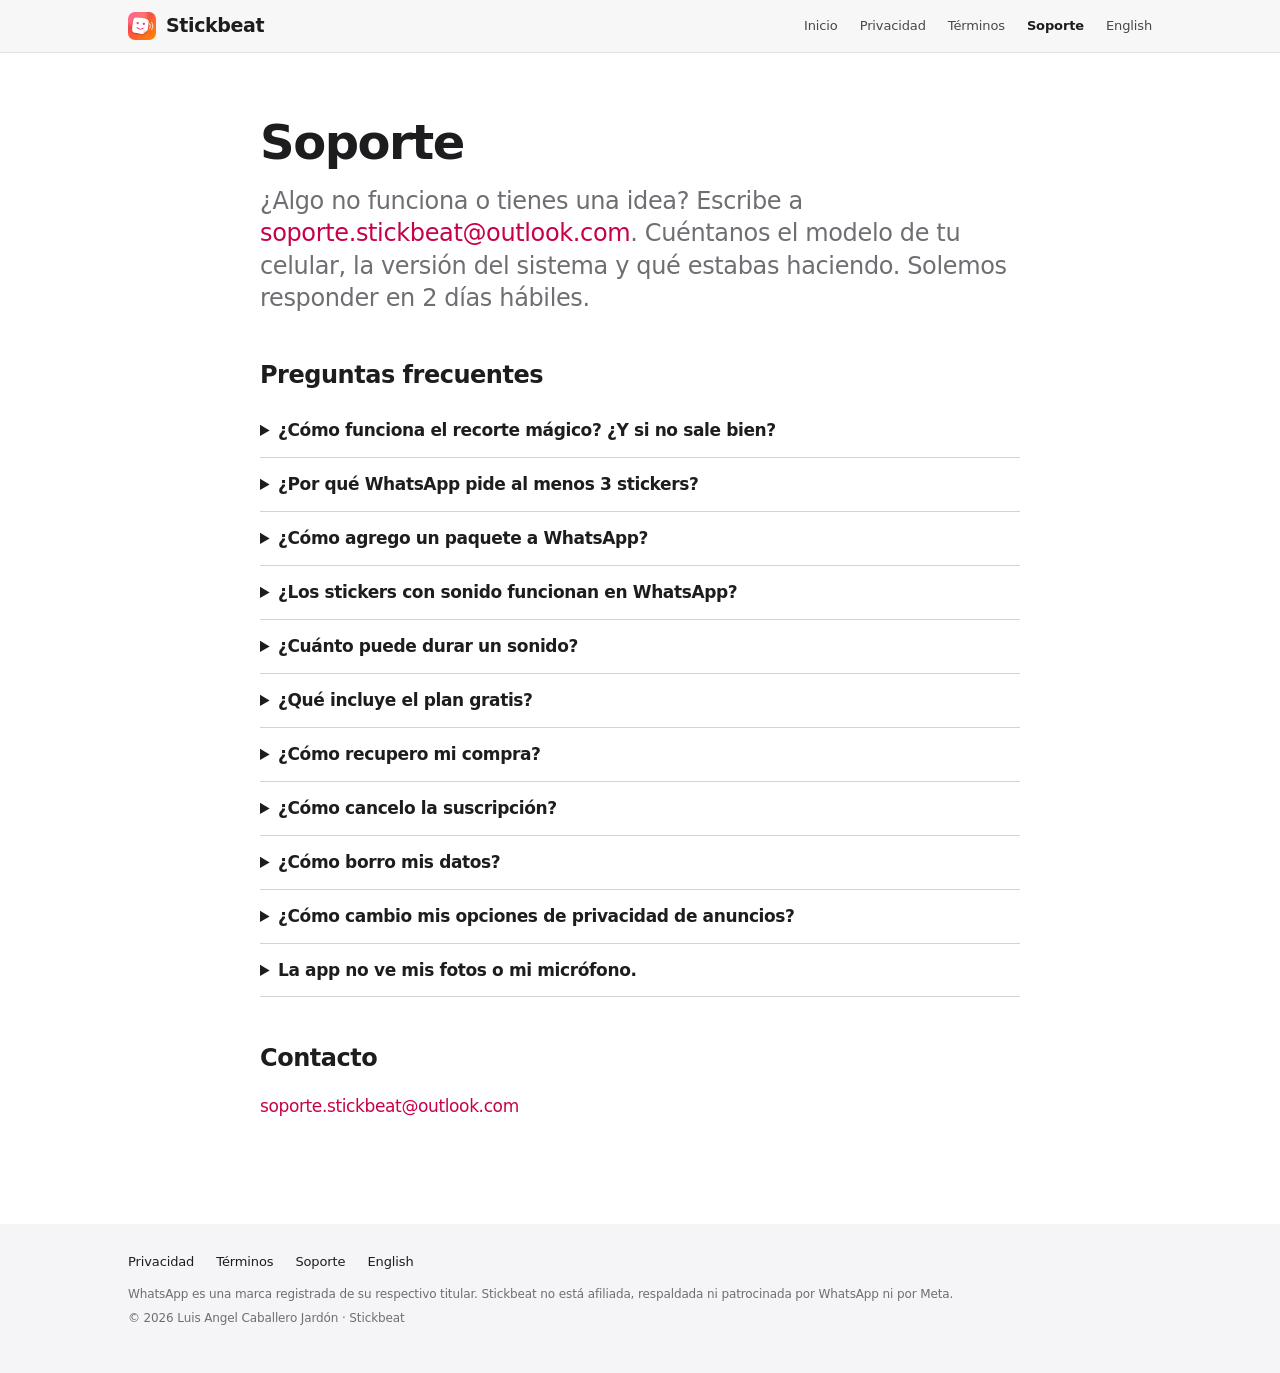
<file: es/support.html>
<!DOCTYPE html>
<html lang="es">
<head>
  <meta charset="utf-8">
  <meta name="viewport" content="width=device-width, initial-scale=1, viewport-fit=cover">
  <meta name="color-scheme" content="light dark">
  <title>Soporte · Stickbeat</title>
  <meta name="description" content="Ayuda y preguntas frecuentes de Stickbeat: recorte, paquetes para WhatsApp, stickers con sonido, compras y privacidad.">
  <link rel="canonical" href="https://llcaballeroll.github.io/stickbeat_web/es/support.html">
  <link rel="alternate" hreflang="en" href="https://llcaballeroll.github.io/stickbeat_web/support.html">
  <link rel="alternate" hreflang="es" href="https://llcaballeroll.github.io/stickbeat_web/es/support.html">
  <link rel="icon" type="image/png" sizes="32x32" href="../assets/img/icon-32.png">
  <link rel="apple-touch-icon" href="../assets/img/icon-180.png">
  <link rel="stylesheet" href="../css/styles.css">
</head>
<body>
  <a class="skip-link" href="#main">Saltar al contenido</a>
  <header class="nav">
    <nav class="wrap nav-inner" aria-label="Principal">
      <a class="brand" href="./"><img src="../assets/img/icon-180.png" alt="" width="28" height="28">Stickbeat</a>
      <div class="nav-links">
        <a href="./">Inicio</a>
        <a href="privacy.html">Privacidad</a>
        <a href="terms.html">Términos</a>
        <a href="support.html" aria-current="page">Soporte</a>
        <a href="../support.html" hreflang="en" lang="en">English</a>
      </div>
    </nav>
  </header>

  <main id="main" class="doc">
    <div class="wrap">
      <h1>Soporte</h1>
      <p class="lead">¿Algo no funciona o tienes una idea? Escribe a <a href="mailto:soporte.stickbeat@outlook.com?subject=Soporte%20Stickbeat">soporte.stickbeat@outlook.com</a>. Cuéntanos el modelo de tu celular, la versión del sistema y qué estabas haciendo. Solemos responder en 2 días hábiles.</p>

      <h2>Preguntas frecuentes</h2>
      <details>
        <summary>¿Cómo funciona el recorte mágico? ¿Y si no sale bien?</summary>
        <p>Stickbeat detecta lo principal de tu foto y quita el fondo ahí mismo, en tu celular (Apple Vision en iPhone, Google ML Kit en Android). No se sube nada. Funciona mejor con buena luz y cuando lo que quieres recortar se distingue del fondo. Si se le escapa algo, usa el lazo para dibujar alrededor de lo que quieres, el borrador para quitar lo que sobra y el pincel de restaurar para regresar lo que se cortó. Pellizca con dos dedos para hacer zoom en los bordes. En Android, el primer recorte puede necesitar conexión para que los servicios de Google Play descarguen el modelo una sola vez.</p>
      </details>
      <details>
        <summary>¿Por qué WhatsApp pide al menos 3 stickers?</summary>
        <p>Es una regla de WhatsApp para los paquetes de stickers de otras apps: cada paquete debe tener entre 3 y 30 stickers. Agrega al menos 3 stickers a tu paquete antes de mandarlo a WhatsApp.</p>
      </details>
      <details>
        <summary>¿Cómo agrego un paquete a WhatsApp?</summary>
        <p>Asegúrate de tener WhatsApp instalado. Abre tu paquete en Stickbeat, toca «Agregar a WhatsApp» y confirma en WhatsApp. El paquete aparecerá en la pestaña de stickers de cualquier chat.</p>
      </details>
      <details>
        <summary>¿Los stickers con sonido funcionan en WhatsApp?</summary>
        <p>Un sticker con sonido se exporta como un video MP4 corto y cuadrado con tu sticker y tu sonido. Puedes mandarlo por WhatsApp, o por cualquier otra app, como video o subirlo a tu estado. No es un sticker con sonido nativo de WhatsApp: WhatsApp no deja que otras apps agreguen esos. Algunas cuentas de WhatsApp Beta en Android pueden crear un sticker con sonido a partir de un video de la galería; esa es una función de WhatsApp y el resultado lo decide WhatsApp.</p>
      </details>
      <details>
        <summary>¿Cuánto puede durar un sonido?</summary>
        <p>Hasta 5 segundos en el plan gratis y hasta 10 segundos con Stickbeat Pro. Elige la parte que quieras en la onda de audio.</p>
      </details>
      <details>
        <summary>¿Qué incluye el plan gratis?</summary>
        <p>5 stickers y 2 stickers con sonido al día, 3 paquetes y 3 tipos de letra, con anuncios. Mira un video corto opcional para tener más en el día, o consigue Stickbeat Pro para quitar anuncios y límites.</p>
      </details>
      <details>
        <summary>¿Cómo recupero mi compra?</summary>
        <p>Abre Ajustes en Stickbeat y toca «Restaurar compras», con la misma cuenta de Apple o de Google con la que compraste Pro.</p>
      </details>
      <details>
        <summary>¿Cómo cancelo la suscripción?</summary>
        <p>Borrar la app no la cancela. Cancélala al menos 24 horas antes de que termine el periodo actual o la prueba gratis:</p>
        <ul>
          <li>iPhone: Ajustes › tu nombre › Suscripciones › Stickbeat › Cancelar suscripción.</li>
          <li>Android: app de Google Play › tu foto de perfil › Pagos y suscripciones › Suscripciones › Stickbeat › Cancelar suscripción.</li>
        </ul>
        <p>La compra de por vida es un solo pago, así que no hay nada que cancelar.</p>
      </details>
      <details>
        <summary>¿Cómo borro mis datos?</summary>
        <p>Todo se guarda solo en tu celular. Ve a Ajustes › Borrar todos mis stickers, o desinstala la app. Los paquetes que agregaste a WhatsApp se quedan ahí; quítalos desde los ajustes de stickers de WhatsApp.</p>
      </details>
      <details>
        <summary>¿Cómo cambio mis opciones de privacidad de anuncios?</summary>
        <p>En Stickbeat, ve a Ajustes › Opciones de privacidad de anuncios para revisar tu consentimiento (Unión Europea, Reino Unido y Suiza) o pedir que no se vendan ni compartan tus datos en los estados de EE. UU. con ley de privacidad. En iPhone también puedes desactivar el rastreo en Ajustes › Privacidad y seguridad › Rastreo. Stickbeat Pro quita los anuncios por completo. Más detalles en la <a href="privacy.html#ads">política de privacidad</a>.</p>
      </details>
      <details>
        <summary>La app no ve mis fotos o mi micrófono.</summary>
        <p>Stickbeat solo pide permiso la primera vez que usas una función. Si dijiste que no, actívalo en Ajustes › Stickbeat (iPhone) o en Ajustes › Aplicaciones › Stickbeat › Permisos (Android).</p>
      </details>

      <h2>Contacto</h2>
      <p><a href="mailto:soporte.stickbeat@outlook.com?subject=Soporte%20Stickbeat">soporte.stickbeat@outlook.com</a></p>
    </div>
  </main>

  <footer class="footer">
    <div class="wrap">
      <div class="footer-links">
        <a href="privacy.html">Privacidad</a>
        <a href="terms.html">Términos</a>
        <a href="support.html">Soporte</a>
        <a href="../support.html" hreflang="en" lang="en">English</a>
      </div>
      <p>WhatsApp es una marca registrada de su respectivo titular. Stickbeat no está afiliada, respaldada ni patrocinada por WhatsApp ni por Meta.</p>
      <p>© 2026 Luis Angel Caballero Jardón · Stickbeat</p>
    </div>
  </footer>
</body>
</html>
</file>
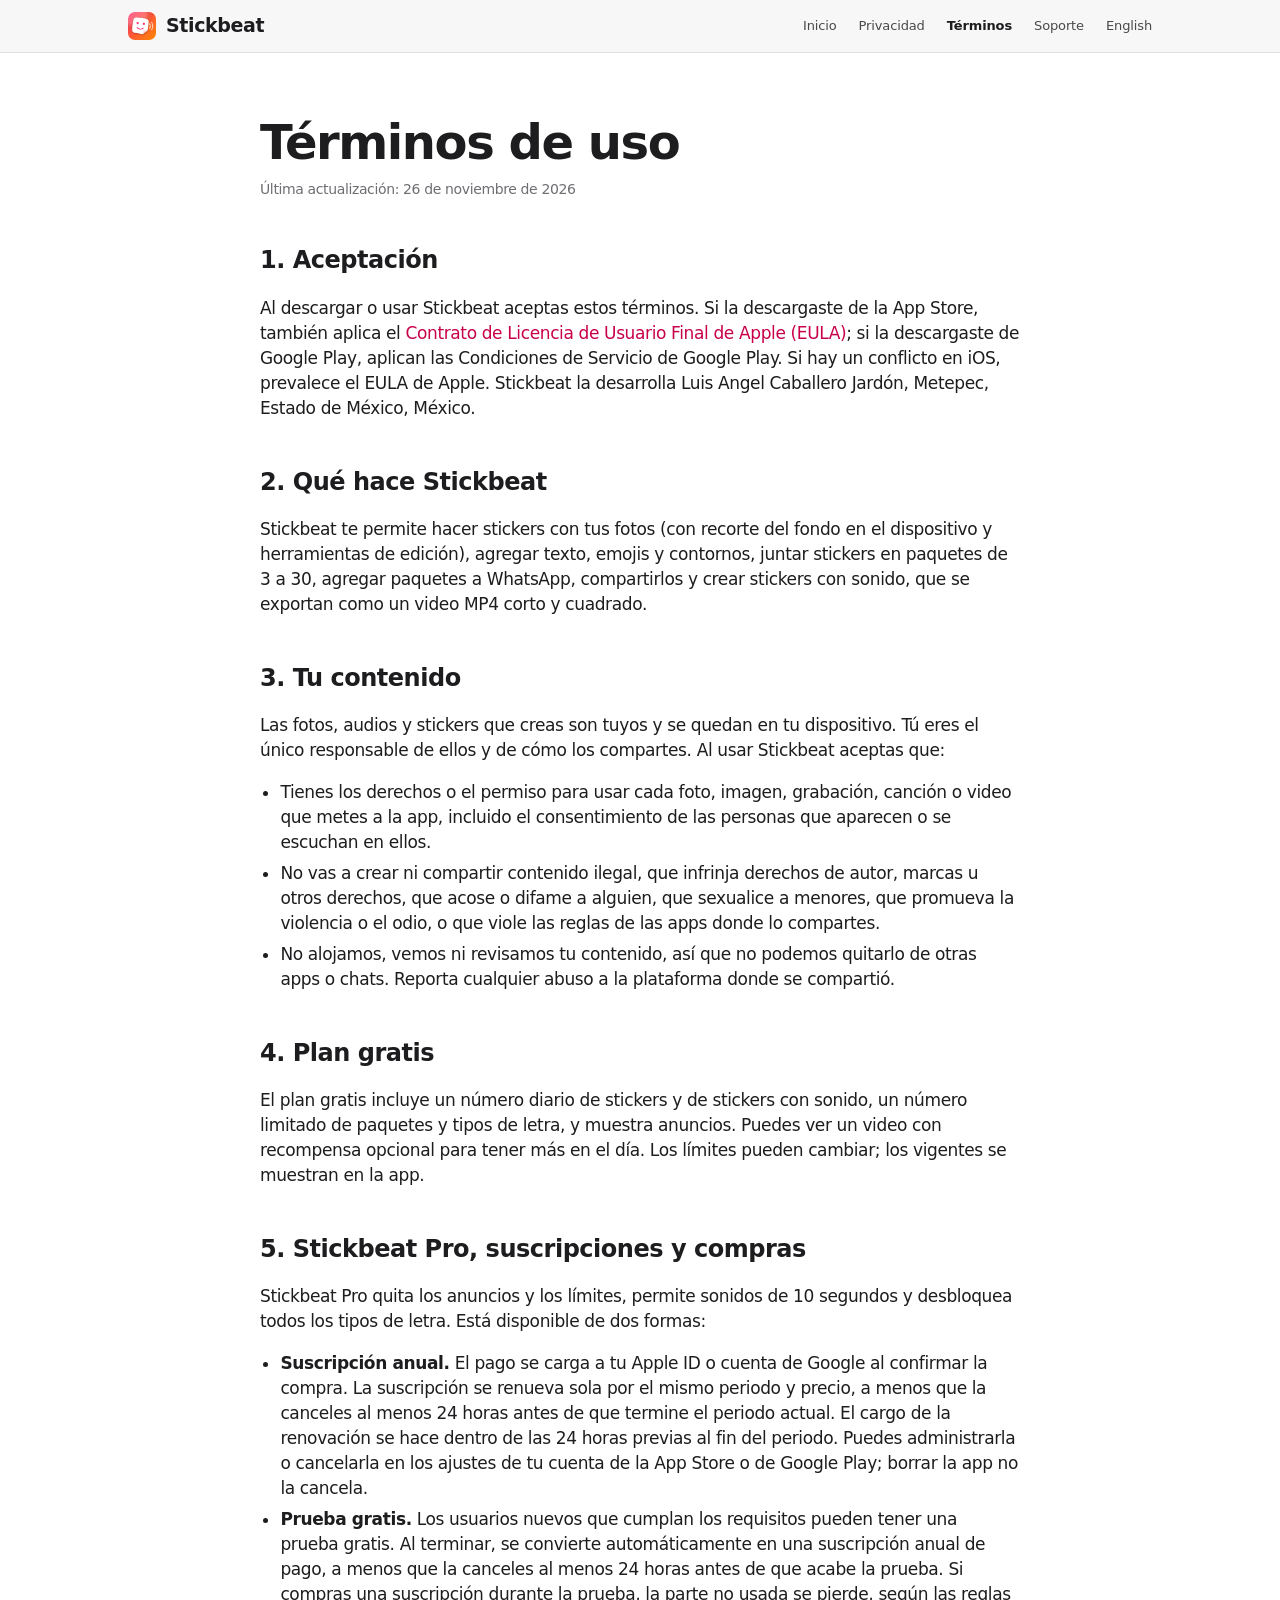
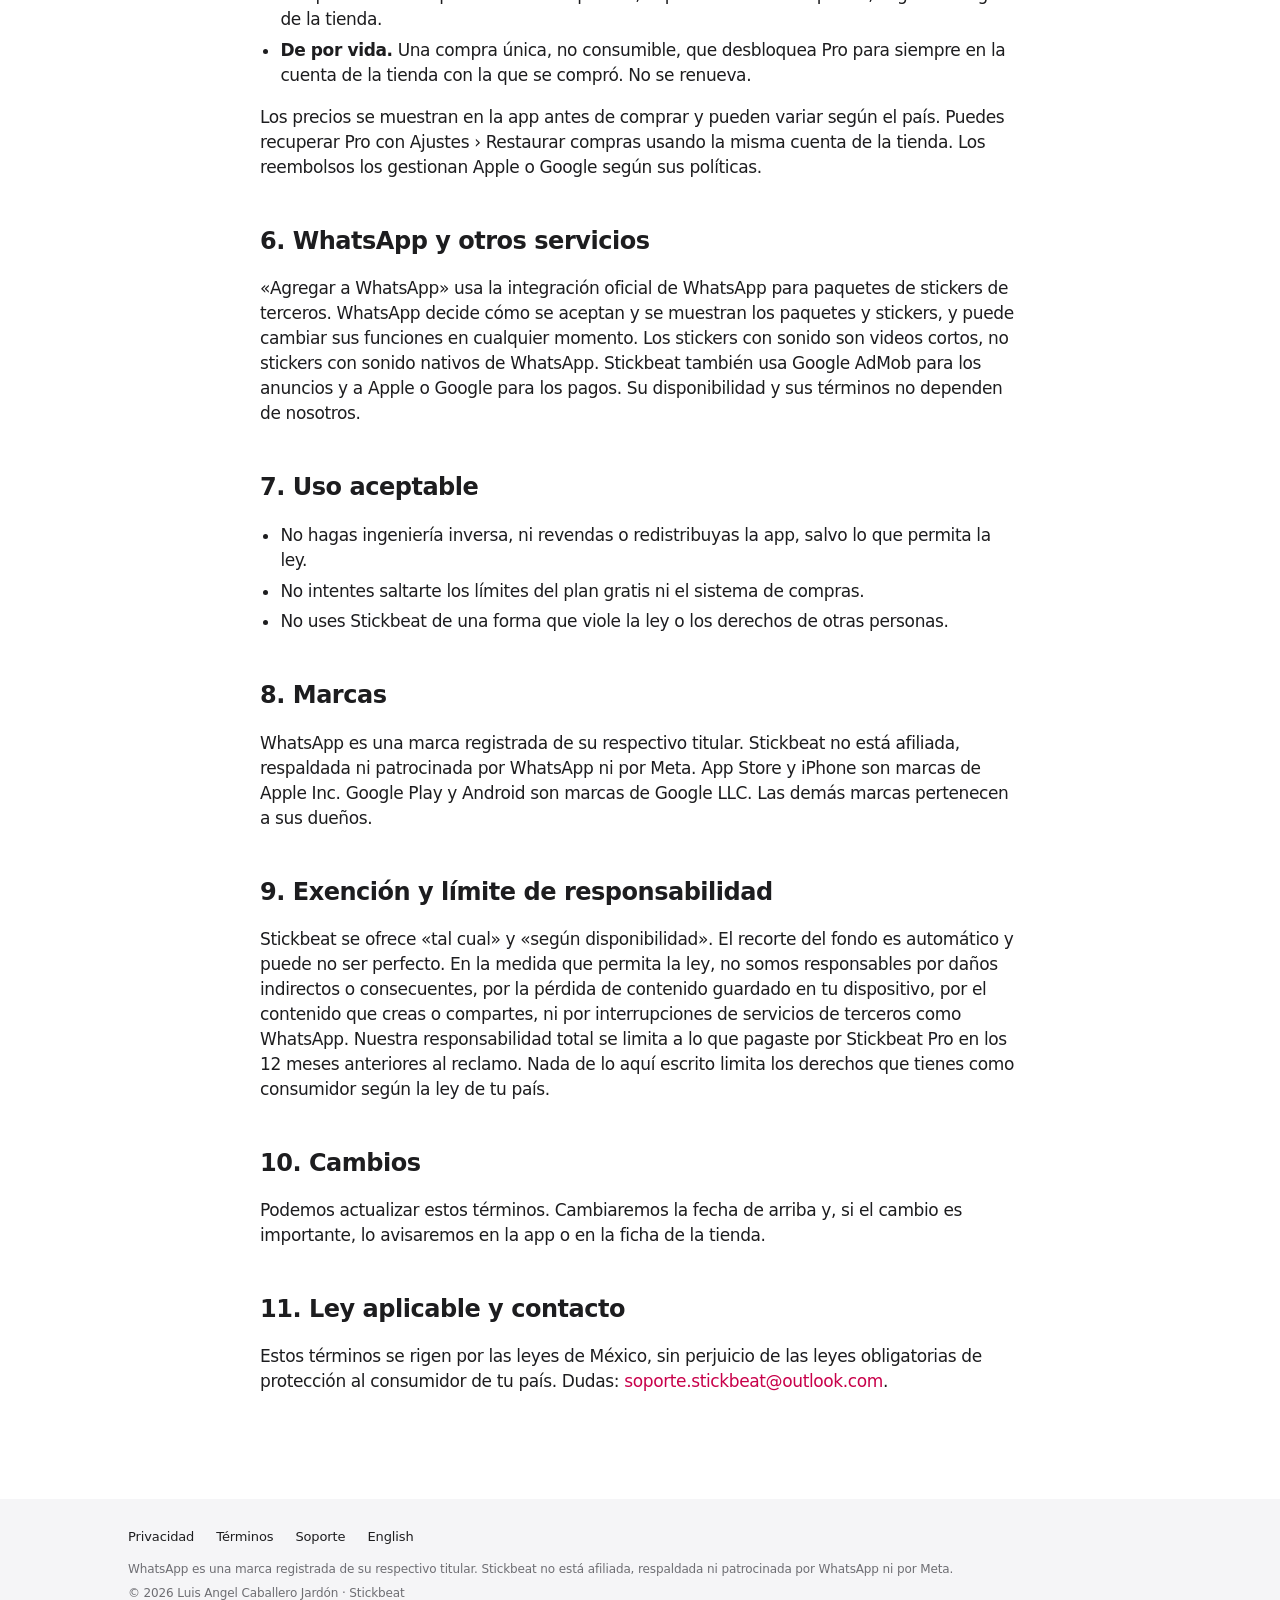
<file: es/terms.html>
<!DOCTYPE html>
<html lang="es">
<head>
  <meta charset="utf-8">
  <meta name="viewport" content="width=device-width, initial-scale=1, viewport-fit=cover">
  <meta name="color-scheme" content="light dark">
  <title>Términos de uso · Stickbeat</title>
  <meta name="description" content="Términos de uso de la app Stickbeat, incluidas las suscripciones y tu contenido.">
  <link rel="canonical" href="https://llcaballeroll.github.io/stickbeat_web/es/terms.html">
  <link rel="alternate" hreflang="en" href="https://llcaballeroll.github.io/stickbeat_web/terms.html">
  <link rel="alternate" hreflang="es" href="https://llcaballeroll.github.io/stickbeat_web/es/terms.html">
  <link rel="icon" type="image/png" sizes="32x32" href="../assets/img/icon-32.png">
  <link rel="apple-touch-icon" href="../assets/img/icon-180.png">
  <link rel="stylesheet" href="../css/styles.css">
</head>
<body>
  <a class="skip-link" href="#main">Saltar al contenido</a>
  <header class="nav">
    <nav class="wrap nav-inner" aria-label="Principal">
      <a class="brand" href="./"><img src="../assets/img/icon-180.png" alt="" width="28" height="28">Stickbeat</a>
      <div class="nav-links">
        <a href="./">Inicio</a>
        <a href="privacy.html">Privacidad</a>
        <a href="terms.html" aria-current="page">Términos</a>
        <a href="support.html">Soporte</a>
        <a href="../terms.html" hreflang="en" lang="en">English</a>
      </div>
    </nav>
  </header>

  <main id="main" class="doc">
    <div class="wrap">
      <h1>Términos de uso</h1>
      <p class="updated">Última actualización: 26 de noviembre de 2026</p>

      <h2 id="accept">1. Aceptación</h2>
      <p>Al descargar o usar Stickbeat aceptas estos términos. Si la descargaste de la App Store, también aplica el <a href="https://www.apple.com/legal/internet-services/itunes/dev/stdeula/" rel="noopener">Contrato de Licencia de Usuario Final de Apple (EULA)</a>; si la descargaste de Google Play, aplican las Condiciones de Servicio de Google Play. Si hay un conflicto en iOS, prevalece el EULA de Apple. Stickbeat la desarrolla Luis Angel Caballero Jardón, Metepec, Estado de México, México.</p>

      <h2 id="what">2. Qué hace Stickbeat</h2>
      <p>Stickbeat te permite hacer stickers con tus fotos (con recorte del fondo en el dispositivo y herramientas de edición), agregar texto, emojis y contornos, juntar stickers en paquetes de 3 a 30, agregar paquetes a WhatsApp, compartirlos y crear stickers con sonido, que se exportan como un video MP4 corto y cuadrado.</p>

      <h2 id="content">3. Tu contenido</h2>
      <p>Las fotos, audios y stickers que creas son tuyos y se quedan en tu dispositivo. Tú eres el único responsable de ellos y de cómo los compartes. Al usar Stickbeat aceptas que:</p>
      <ul>
        <li>Tienes los derechos o el permiso para usar cada foto, imagen, grabación, canción o video que metes a la app, incluido el consentimiento de las personas que aparecen o se escuchan en ellos.</li>
        <li>No vas a crear ni compartir contenido ilegal, que infrinja derechos de autor, marcas u otros derechos, que acose o difame a alguien, que sexualice a menores, que promueva la violencia o el odio, o que viole las reglas de las apps donde lo compartes.</li>
        <li>No alojamos, vemos ni revisamos tu contenido, así que no podemos quitarlo de otras apps o chats. Reporta cualquier abuso a la plataforma donde se compartió.</li>
      </ul>

      <h2 id="free">4. Plan gratis</h2>
      <p>El plan gratis incluye un número diario de stickers y de stickers con sonido, un número limitado de paquetes y tipos de letra, y muestra anuncios. Puedes ver un video con recompensa opcional para tener más en el día. Los límites pueden cambiar; los vigentes se muestran en la app.</p>

      <h2 id="pro">5. Stickbeat Pro, suscripciones y compras</h2>
      <p>Stickbeat Pro quita los anuncios y los límites, permite sonidos de 10 segundos y desbloquea todos los tipos de letra. Está disponible de dos formas:</p>
      <ul>
        <li><strong>Suscripción anual.</strong> El pago se carga a tu Apple ID o cuenta de Google al confirmar la compra. La suscripción se renueva sola por el mismo periodo y precio, a menos que la canceles al menos 24 horas antes de que termine el periodo actual. El cargo de la renovación se hace dentro de las 24 horas previas al fin del periodo. Puedes administrarla o cancelarla en los ajustes de tu cuenta de la App Store o de Google Play; borrar la app no la cancela.</li>
        <li><strong>Prueba gratis.</strong> Los usuarios nuevos que cumplan los requisitos pueden tener una prueba gratis. Al terminar, se convierte automáticamente en una suscripción anual de pago, a menos que la canceles al menos 24 horas antes de que acabe la prueba. Si compras una suscripción durante la prueba, la parte no usada se pierde, según las reglas de la tienda.</li>
        <li><strong>De por vida.</strong> Una compra única, no consumible, que desbloquea Pro para siempre en la cuenta de la tienda con la que se compró. No se renueva.</li>
      </ul>
      <p>Los precios se muestran en la app antes de comprar y pueden variar según el país. Puedes recuperar Pro con Ajustes › Restaurar compras usando la misma cuenta de la tienda. Los reembolsos los gestionan Apple o Google según sus políticas.</p>

      <h2 id="third">6. WhatsApp y otros servicios</h2>
      <p>«Agregar a WhatsApp» usa la integración oficial de WhatsApp para paquetes de stickers de terceros. WhatsApp decide cómo se aceptan y se muestran los paquetes y stickers, y puede cambiar sus funciones en cualquier momento. Los stickers con sonido son videos cortos, no stickers con sonido nativos de WhatsApp. Stickbeat también usa Google AdMob para los anuncios y a Apple o Google para los pagos. Su disponibilidad y sus términos no dependen de nosotros.</p>

      <h2 id="use">7. Uso aceptable</h2>
      <ul>
        <li>No hagas ingeniería inversa, ni revendas o redistribuyas la app, salvo lo que permita la ley.</li>
        <li>No intentes saltarte los límites del plan gratis ni el sistema de compras.</li>
        <li>No uses Stickbeat de una forma que viole la ley o los derechos de otras personas.</li>
      </ul>

      <h2 id="marks">8. Marcas</h2>
      <p>WhatsApp es una marca registrada de su respectivo titular. Stickbeat no está afiliada, respaldada ni patrocinada por WhatsApp ni por Meta. App Store y iPhone son marcas de Apple Inc. Google Play y Android son marcas de Google LLC. Las demás marcas pertenecen a sus dueños.</p>

      <h2 id="liability">9. Exención y límite de responsabilidad</h2>
      <p>Stickbeat se ofrece «tal cual» y «según disponibilidad». El recorte del fondo es automático y puede no ser perfecto. En la medida que permita la ley, no somos responsables por daños indirectos o consecuentes, por la pérdida de contenido guardado en tu dispositivo, por el contenido que creas o compartes, ni por interrupciones de servicios de terceros como WhatsApp. Nuestra responsabilidad total se limita a lo que pagaste por Stickbeat Pro en los 12 meses anteriores al reclamo. Nada de lo aquí escrito limita los derechos que tienes como consumidor según la ley de tu país.</p>

      <h2 id="changes">10. Cambios</h2>
      <p>Podemos actualizar estos términos. Cambiaremos la fecha de arriba y, si el cambio es importante, lo avisaremos en la app o en la ficha de la tienda.</p>

      <h2 id="law">11. Ley aplicable y contacto</h2>
      <p>Estos términos se rigen por las leyes de México, sin perjuicio de las leyes obligatorias de protección al consumidor de tu país. Dudas: <a href="mailto:soporte.stickbeat@outlook.com">soporte.stickbeat@outlook.com</a>.</p>
    </div>
  </main>

  <footer class="footer">
    <div class="wrap">
      <div class="footer-links">
        <a href="privacy.html">Privacidad</a>
        <a href="terms.html">Términos</a>
        <a href="support.html">Soporte</a>
        <a href="../terms.html" hreflang="en" lang="en">English</a>
      </div>
      <p>WhatsApp es una marca registrada de su respectivo titular. Stickbeat no está afiliada, respaldada ni patrocinada por WhatsApp ni por Meta.</p>
      <p>© 2026 Luis Angel Caballero Jardón · Stickbeat</p>
    </div>
  </footer>
</body>
</html>
</file>
<file: css/styles.css>
/* Stickbeat · sitio web
   Chasis inspirado en apple.com: mosaicos a todo lo ancho que alternan claro y oscuro,
   tipografía del sistema con tracking negativo en titulares y todo en monocromo,
   salvo el degradado de la marca (rosa → naranja) en botones principales y cifras. */

:root {
  color-scheme: light dark;

  /* Tonos crudos */
  --white: #ffffff;
  --parchment: #f5f5f7;
  --ink: #1d1d1f;
  --ink-muted: #6e6e73;      /* 4.9:1 sobre blanco */
  --hairline: #d2d2d7;
  --black: #000000;
  --night: #0b0a0d;          /* fondo del héroe */
  --tile: #161617;
  --on-dark: #f5f5f7;
  --on-dark-muted: #a1a1a6;  /* 7.6:1 sobre negro */
  --pink: #ff2d6f;
  --orange: #ff8a00;
  --link-light: #c8004a;     /* 5.9:1 sobre blanco */
  --link-dark: #ff6b93;      /* 7.8:1 sobre negro */

  /* Degradado de marca. Los botones llevan texto oscuro: 4.8:1 en el rosa, 7:1 en el naranja */
  --grad: linear-gradient(100deg, var(--pink), var(--orange));
  --on-grad: #1a0610;
  /* Versión para texto grande sobre fondo claro (≥4.4:1) */
  --grad-text: linear-gradient(90deg, #d6094f, #b85400);

  /* Superficies de la página (cambian con el tema del sistema) */
  --bg: var(--white);
  --bg-alt: var(--parchment);
  --text: var(--ink);
  --text-muted: var(--ink-muted);
  --accent: var(--link-light);
  --line: var(--hairline);
  --nav-bg: rgb(245 245 247 / 0.8);

  @media (prefers-color-scheme: dark) {
    --bg: var(--black);
    --bg-alt: var(--tile);
    --text: var(--on-dark);
    --text-muted: var(--on-dark-muted);
    --accent: var(--link-dark);
    --line: #424245;
    --nav-bg: rgb(22 22 23 / 0.8);
    --grad-text: var(--grad);
  }

  --font: system-ui, -apple-system, BlinkMacSystemFont, "SF Pro Text", "Segoe UI", Inter, Roboto, sans-serif;
  --radius-card: 18px;
  --wrap: 1024px;

  accent-color: var(--pink);
  scrollbar-color: color-mix(in srgb, var(--text) 40%, transparent) transparent;
}

*, *::before, *::after { box-sizing: border-box; }
html { -webkit-text-size-adjust: 100%; text-size-adjust: 100%; }

body {
  margin: 0;
  font-family: var(--font);
  font-size: 17px;
  line-height: 1.47;
  letter-spacing: -0.022em;
  background: var(--bg);
  color: var(--text);
  -webkit-font-smoothing: antialiased;
  overflow-wrap: break-word;
}

img { max-width: 100%; height: auto; display: block; }
a { color: var(--accent); text-decoration: none; }
a:hover { text-decoration: underline; }
:focus-visible { outline: 2px solid var(--accent); outline-offset: 3px; border-radius: 6px; }

.skip-link {
  position: absolute; left: 12px; top: -60px; z-index: 100;
  background: var(--text); color: var(--bg); padding: 10px 16px; border-radius: 8px;
}
.skip-link:focus { top: 12px; }

.wrap { width: min(100% - 32px, var(--wrap)); margin-inline: auto; }

/* ---------- Navegación: barra delgada con vidrio ---------- */
.nav {
  position: sticky; top: 0; z-index: 50;
  background: var(--nav-bg);
  backdrop-filter: saturate(180%) blur(20px);
  -webkit-backdrop-filter: saturate(180%) blur(20px);
  border-bottom: 1px solid color-mix(in srgb, var(--text) 10%, transparent);
}
.nav-inner { display: flex; align-items: center; gap: 20px; height: 52px; }
.brand { display: flex; align-items: center; gap: 10px; color: var(--text); font-weight: 600; font-size: 19px; letter-spacing: -0.02em; }
.brand:hover { text-decoration: none; }
.brand img { width: 28px; height: 28px; border-radius: 7px; }
.nav-links { display: flex; gap: 22px; margin-left: auto; font-size: 13px; letter-spacing: -0.01em; }
.nav-links a { color: var(--text); opacity: 0.8; }
.nav-links a:hover { opacity: 1; text-decoration: none; }
.nav-links a[aria-current="page"] { opacity: 1; font-weight: 600; }
.nav .btn { min-height: 28px; padding: 5px 14px; font-size: 13px; }
@media (max-width: 760px) {
  .nav-links { display: none; }
  .nav .btn { margin-left: auto; }
}

/* ---------- Botones: píldora con el degradado de marca ---------- */
.btn {
  display: inline-flex; align-items: center; justify-content: center; gap: 8px;
  min-height: 44px; padding: 11px 22px; border-radius: 980px;
  background: var(--grad); color: var(--on-grad);
  font-size: 17px; font-weight: 600; letter-spacing: -0.01em;
  border: 0;
  transition: transform 0.15s ease, filter 0.2s ease;
  touch-action: manipulation;
}
.btn:hover { text-decoration: none; filter: brightness(1.06); }
.btn:active { transform: scale(0.97); }
.btn.ghost { background: transparent; color: var(--text); box-shadow: inset 0 0 0 1px color-mix(in srgb, var(--text) 35%, transparent); font-weight: 400; }
.btn.ghost:hover { background: color-mix(in srgb, var(--text) 8%, transparent); }
.btn[aria-disabled="true"] { opacity: 0.5; pointer-events: none; }

.btn-row { display: flex; flex-wrap: wrap; gap: 12px; justify-content: center; margin-top: 28px; }
.soon { margin-top: 14px; font-size: 14px; color: var(--text-muted); }

/* ---------- Mosaicos ---------- */
.tile { padding: 88px 0 0; overflow: hidden; text-align: center; }
.tile.alt { background: var(--bg-alt); }
.tile.dark { background: var(--black); color: var(--on-dark); --text: var(--on-dark); --text-muted: var(--on-dark-muted); --accent: var(--link-dark); --bg: var(--black); --bg-alt: var(--tile); --grad-text: var(--grad); color-scheme: dark; }
.tile.dark.tile-2 { background: var(--tile); --bg: var(--tile); --bg-alt: #232325; }
/* Brillo rosa/naranja detrás del producto */
.tile.glow {
  background:
    radial-gradient(60% 45% at 50% 100%, rgb(255 45 111 / 0.34), transparent 70%),
    radial-gradient(40% 35% at 72% 92%, rgb(255 138 0 / 0.26), transparent 70%),
    var(--night);
  --bg: var(--night);
}

.eyebrow { font-size: 17px; font-weight: 600; color: var(--accent); margin: 0 0 8px; letter-spacing: -0.01em; }
.grad, .tile.dark .eyebrow, .facts b {
  background: var(--grad-text); -webkit-background-clip: text; background-clip: text;
  color: transparent; -webkit-text-fill-color: transparent;
}
.tile.dark .eyebrow { width: fit-content; margin-inline: auto; }
h1, h2, h3 { margin: 0; font-weight: 600; text-wrap: balance; }
.display { font-size: clamp(36px, 7vw, 80px); line-height: 1.05; letter-spacing: -0.035em; }
.headline { font-size: clamp(32px, 5vw, 56px); line-height: 1.07; letter-spacing: -0.03em; }
.lead { font-size: clamp(19px, 2.4vw, 24px); line-height: 1.35; color: var(--text-muted); margin: 16px auto 0; max-width: 40ch; text-wrap: pretty; letter-spacing: -0.015em; }
.note { font-size: 14px; color: var(--text-muted); max-width: 62ch; margin: 28px auto 0; text-wrap: pretty; }

/* La app es el "producto": captura con esquinas de pantalla y la única sombra del sistema */
.screen {
  border-radius: clamp(22px, 4.2vw, 46px);
  box-shadow: rgb(0 0 0 / 0.22) 3px 5px 30px 0;
  border: 1px solid color-mix(in srgb, var(--text) 12%, transparent);
  background: var(--bg-alt);
}
.tile.dark .screen { box-shadow: 0 0 0 1px rgb(255 255 255 / 0.08), 0 30px 80px rgb(255 45 111 / 0.16); }

.stage { margin: 56px auto 0; display: flex; justify-content: center; align-items: flex-end; gap: clamp(12px, 3vw, 36px); }
.stage .screen { width: min(36vw, 330px); }
.stage .screen.side { width: min(28vw, 270px); margin-bottom: 40px; }
.stage.crop { max-height: 620px; overflow: hidden; align-items: flex-start; mask-image: linear-gradient(#000 82%, transparent); -webkit-mask-image: linear-gradient(#000 82%, transparent); }
@media (max-width: 640px) {
  .stage .screen.side { display: none; }
  .stage .screen { width: min(78vw, 330px); }
}

/* Tarjetas de funciones con íconos */
.uses { list-style: none; padding: 0; margin: 40px auto 0; display: grid; grid-template-columns: repeat(auto-fit, minmax(min(100%, 180px), 1fr)); gap: 12px; max-width: 900px; }
.uses li { background: var(--bg); border-radius: var(--radius-card); padding: 20px 16px; text-align: left; }
.tile:not(.alt) .uses li { background: var(--bg-alt); }
.uses strong { display: block; font-size: 17px; }
.uses span { font-size: 14px; color: var(--text-muted); line-height: 1.4; display: block; margin-top: 4px; }
.uses .ico { width: 28px; height: 28px; margin: 0 0 10px; color: var(--text); }
.uses .ico svg { width: 28px; height: 28px; fill: none; stroke: currentColor; stroke-width: 1.8; stroke-linecap: round; stroke-linejoin: round; }

/* Pasos numerados */
.steps { counter-reset: s; list-style: none; padding: 0; margin: 36px auto 0; display: grid; grid-template-columns: repeat(auto-fit, minmax(min(100%, 200px), 1fr)); gap: 24px; max-width: 900px; text-align: left; }
.steps li { counter-increment: s; }
.steps li::before { content: counter(s); display: grid; place-items: center; width: 32px; height: 32px; border-radius: 50%; background: var(--grad); color: var(--on-grad); font-weight: 600; font-size: 15px; margin-bottom: 10px; }
.steps strong { display: block; }
.steps span { color: var(--text-muted); font-size: 15px; }

/* Cifras */
.facts { display: grid; grid-template-columns: repeat(auto-fit, minmax(min(100%, 160px), 1fr)); gap: 28px; max-width: 900px; margin: 44px auto 0; }
.facts b { display: block; width: fit-content; margin-inline: auto; font-size: clamp(40px, 6vw, 60px); font-weight: 600; letter-spacing: -0.03em; line-height: 1.1; }
.facts span { color: var(--text-muted); font-size: 15px; }

/* Planes Pro */
.plans { display: grid; grid-template-columns: repeat(auto-fit, minmax(min(100%, 280px), 1fr)); gap: 16px; max-width: 760px; margin: 40px auto 0; text-align: left; }
.plan { background: var(--bg-alt); border-radius: var(--radius-card); padding: 26px 24px; }
.plan { border: 2px solid transparent; }
.plan.featured { background: linear-gradient(var(--bg-alt), var(--bg-alt)) padding-box, var(--grad) border-box; }
.plan h3 { font-size: 24px; letter-spacing: -0.02em; }
.plan .tag { display: inline-block; font-size: 12px; font-weight: 600; padding: 3px 10px; border-radius: 980px; background: var(--grad); color: var(--on-grad); margin-bottom: 10px; }
.plan p { margin: 8px 0 0; color: var(--text-muted); font-size: 15px; }

/* Galería deslizable (scroll nativo con imán) */
.gallery { margin-top: 48px; padding-bottom: 88px; }
.gallery-track {
  display: flex; gap: 20px; overflow-x: auto; padding: 8px max(16px, (100vw - var(--wrap)) / 2) 24px;
  scroll-snap-type: x mandatory; scroll-padding-inline: max(16px, (100vw - var(--wrap)) / 2);
  overscroll-behavior-x: contain; scrollbar-width: thin;
}
.gallery-track:focus-visible { outline-offset: -4px; }
.gallery-track figure { margin: 0; flex: 0 0 auto; width: min(62vw, 260px); scroll-snap-align: start; }
.gallery-track figcaption { font-size: 14px; color: var(--text-muted); margin-top: 12px; text-align: left; }
@media (prefers-reduced-motion: no-preference) { .gallery-track { scroll-behavior: smooth; } }

.pad-b { padding-bottom: 88px; }
.privacy-points { list-style: none; padding: 0; margin: 36px auto 0; max-width: 760px; display: grid; gap: 14px; text-align: left; }
.privacy-points li { padding: 18px 20px; border-radius: var(--radius-card); background: var(--bg-alt); }
.tile.alt .privacy-points li { background: var(--bg); }

/* Aparición suave: el estado final es el visible; solo se anima si el usuario lo permite */
@media (prefers-reduced-motion: no-preference) {
  .js .reveal { opacity: 0; translate: 0 24px; transition: opacity 0.7s ease, translate 0.7s cubic-bezier(.2,.7,.2,1); }
  .js .reveal.visible { opacity: 1; translate: 0 0; }
}

/* ---------- Páginas de texto (legal / soporte) ---------- */
.doc { padding: 64px 0 88px; }
.doc .wrap { max-width: 760px; }
.doc h1 { font-size: clamp(36px, 5vw, 48px); letter-spacing: -0.03em; line-height: 1.08; }
.doc .updated { color: var(--text-muted); font-size: 14px; margin-top: 10px; }
.doc h2 { font-size: 24px; letter-spacing: -0.02em; margin: 44px 0 10px; scroll-margin-top: 72px; }
.doc h3 { font-size: 19px; margin: 24px 0 6px; }
.doc ul, .doc ol { padding-left: 1.2em; }
.doc li { margin: 6px 0; }
.doc .lead { margin-left: 0; max-width: none; }
.summary { background: var(--bg-alt); border-radius: var(--radius-card); padding: 22px 24px; margin-top: 32px; }
.summary h2 { margin-top: 0; font-size: 19px; }
.summary ul { margin: 0; }
.toc { margin-top: 24px; font-size: 15px; columns: 2 220px; }
.toc ol { margin: 0; padding-left: 1.2em; }
.table-scroll { overflow-x: auto; margin: 16px 0; }
table { border-collapse: collapse; width: 100%; font-size: 15px; min-width: 560px; }
th, td { text-align: left; vertical-align: top; padding: 10px 12px; border-bottom: 1px solid var(--line); }
th { font-weight: 600; }
details { border-bottom: 1px solid var(--line); padding: 14px 0; }
details > summary { cursor: pointer; font-weight: 600; font-size: 17px; }
details p, details ol, details ul { margin: 10px 0 0; color: var(--text-muted); }

/* ---------- Pie ---------- */
.footer { background: var(--bg-alt); color: var(--text-muted); font-size: 12px; padding: 28px 0 40px; letter-spacing: -0.01em; }
.footer-links { display: flex; flex-wrap: wrap; gap: 8px 22px; margin-bottom: 14px; }
.footer-links a { color: var(--text); font-size: 13px; }
.footer p { margin: 6px 0; line-height: 1.5; }
</file>
